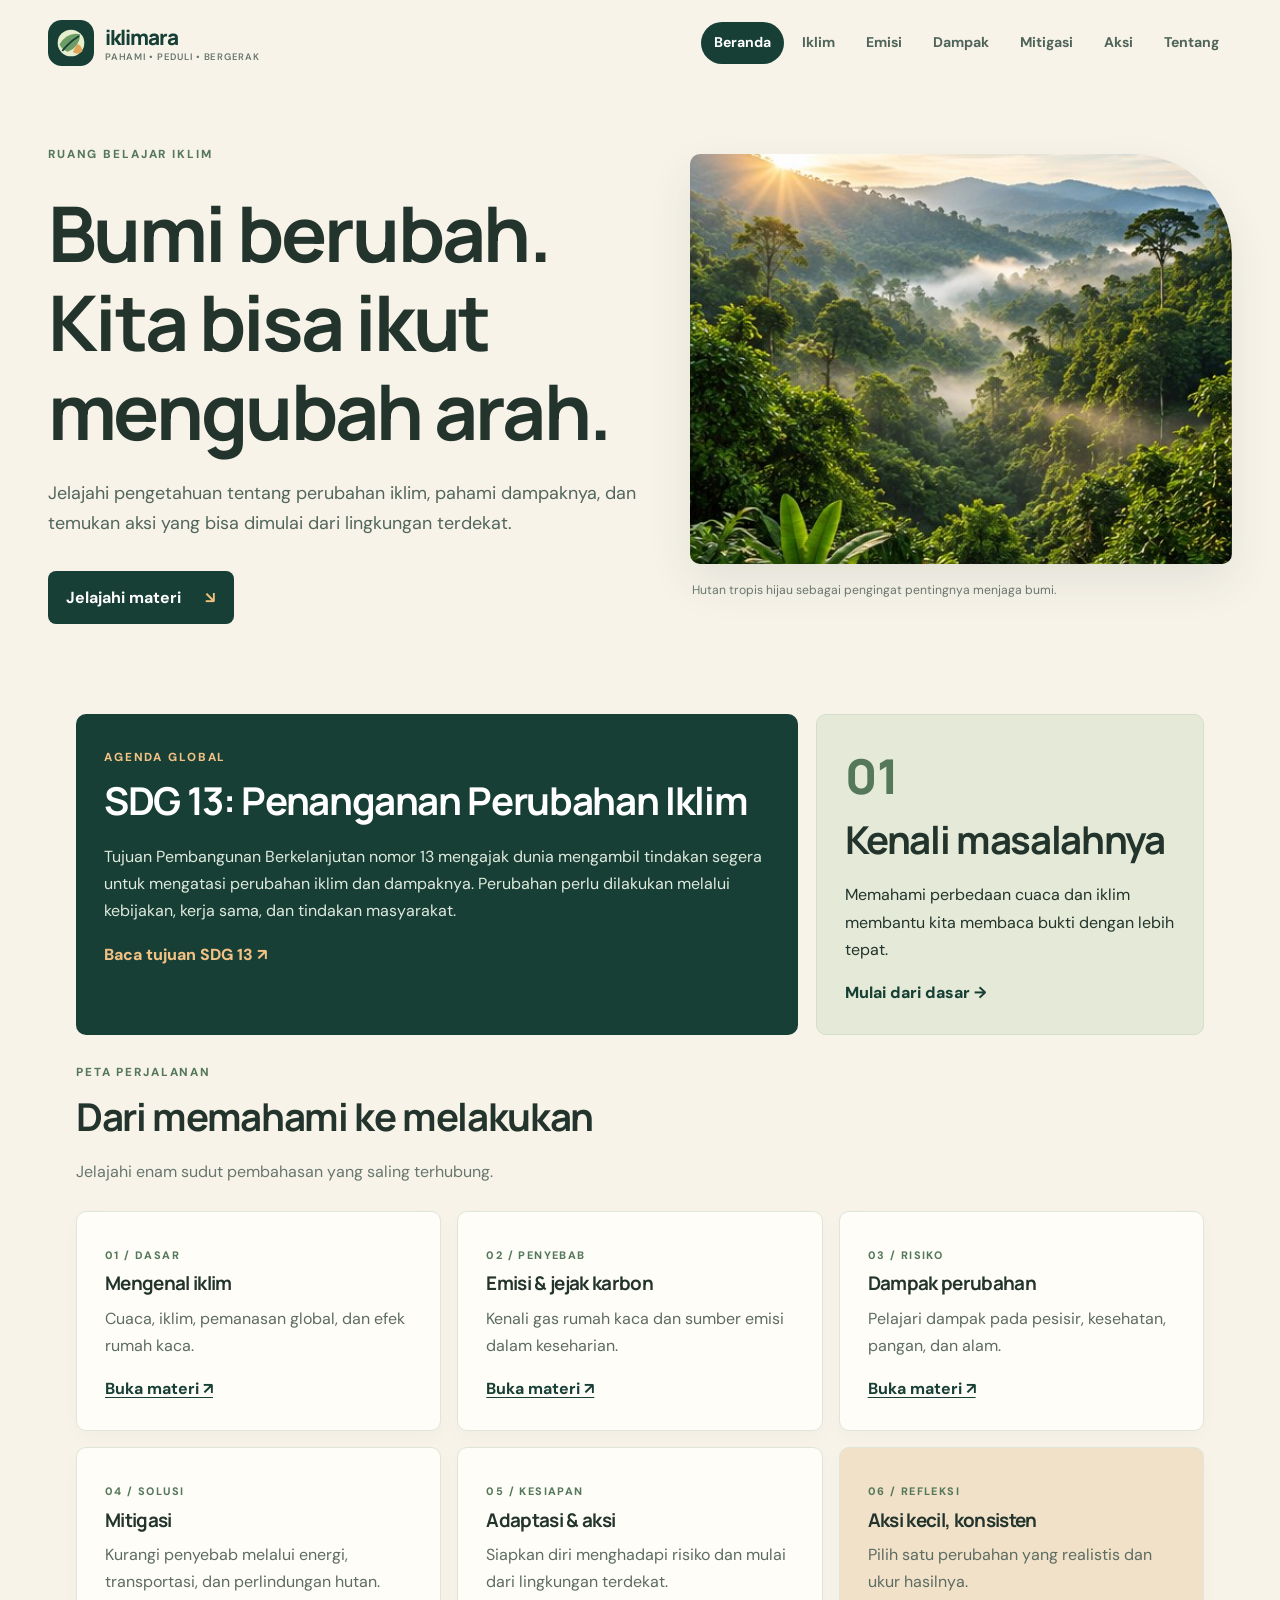
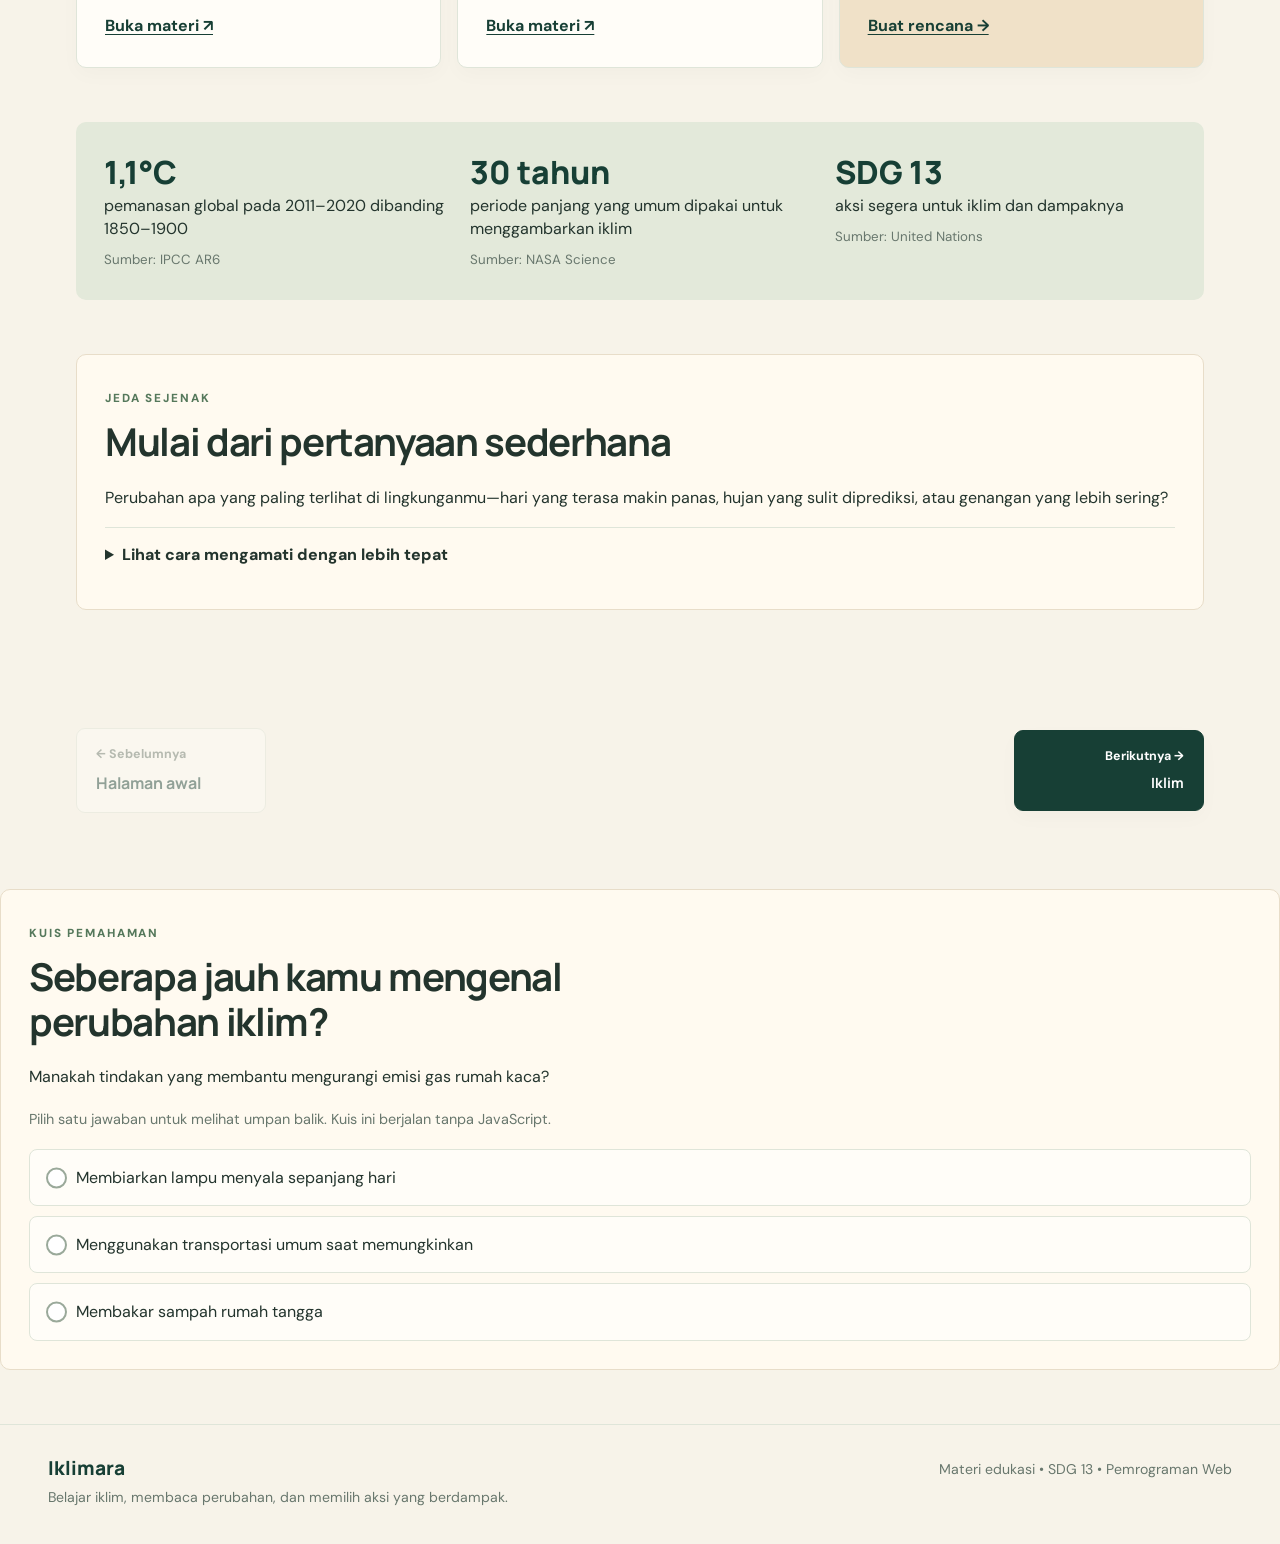
<file: index.html>
<!DOCTYPE html>
<html lang="id">
 <head>
  <meta charset="utf-8"/>
  <meta content="width=device-width, initial-scale=1" name="viewport"/>
  <meta content="Iklimara, ruang belajar perubahan iklim dan aksi iklim." name="description"/>
  <title>
   Bumi berubah. Kita bisa ikut mengubah arah. &mdash; Iklimara
  </title>
  <link href="css/style.css" rel="stylesheet"/>
 </head>
 <body>
  <header class="topbar">
   <a class="brand" href="index.html">
    <img alt="Logo Iklimara" src="images/logo.svg"/>
    <span>
     iklimara
     <small>
      pahami &bull; peduli &bull; bergerak
     </small>
    </span>
   </a>
   <nav aria-label="Navigasi utama">
    <a class="active" href="index.html">
     Beranda
    </a>
    <a class="" href="iklim.html">
     Iklim
    </a>
    <a class="" href="emisi.html">
     Emisi
    </a>
    <a class="" href="dampak.html">
     Dampak
    </a>
    <a class="" href="mitigasi.html">
     Mitigasi
    </a>
    <a class="" href="aksi.html">
     Aksi
    </a>
    <a class="" href="tentang.html">
     Tentang
    </a>
   </nav>
  </header>
  <main>
   <section class="hero">
    <div class="hero-copy">
     <p class="eyebrow">
      RUANG BELAJAR IKLIM
     </p>
     <h1>
      Bumi berubah. Kita bisa ikut mengubah arah.
     </h1>
     <p class="lead">
      Jelajahi pengetahuan tentang perubahan iklim, pahami dampaknya, dan temukan aksi yang bisa dimulai dari lingkungan terdekat.
     </p>
     <a class="button" href="#mulai">
      Jelajahi materi
      <span>
       &searrow;
      </span>
     </a>
    </div>
    <figure class="hero-image">
     <img alt="Hutan tropis hijau sebagai pengingat pentingnya menjaga bumi." src="images/forest.jpg"/>
     <figcaption>
      Hutan tropis hijau sebagai pengingat pentingnya menjaga bumi.
     </figcaption>
    </figure>
   </section>
   <div class="content" id="mulai">
    <section class="intro-grid">
     <article class="feature-card dark">
      <p class="eyebrow">
       AGENDA GLOBAL
      </p>
      <h2>
       SDG 13: Penanganan Perubahan Iklim
      </h2>
      <p>
       Tujuan Pembangunan Berkelanjutan nomor 13 mengajak dunia mengambil tindakan segera untuk mengatasi perubahan iklim dan dampaknya. Perubahan perlu dilakukan melalui kebijakan, kerja sama, dan tindakan masyarakat.
      </p>
      <a class="text-link" href="https://sdgs.un.org/goals/goal13" rel="noopener" target="_blank">
       Baca tujuan SDG 13 &nearrow;
      </a>
     </article>
     <article class="quote-card">
      <span class="big-number">
       01
      </span>
      <h2>
       Kenali masalahnya
      </h2>
      <p>
       Memahami perbedaan cuaca dan iklim membantu kita membaca bukti dengan lebih tepat.
      </p>
      <a class="text-link" href="iklim.html">
       Mulai dari dasar &rarr;
      </a>
     </article>
    </section>
    <section class="section">
     <div class="section-heading">
      <p class="eyebrow">
       PETA PERJALANAN
      </p>
      <h2>
       Dari memahami ke melakukan
      </h2>
      <p>
       Jelajahi enam sudut pembahasan yang saling terhubung.
      </p>
     </div>
     <div class="cards three">
      <article class="mini-card">
       <span>
        01 / DASAR
       </span>
       <h3>
        Mengenal iklim
       </h3>
       <p>
        Cuaca, iklim, pemanasan global, dan efek rumah kaca.
       </p>
       <a href="iklim.html">
        Buka materi &nearrow;
       </a>
      </article>
      <article class="mini-card">
       <span>
        02 / PENYEBAB
       </span>
       <h3>
        Emisi &amp; jejak karbon
       </h3>
       <p>
        Kenali gas rumah kaca dan sumber emisi dalam keseharian.
       </p>
       <a href="emisi.html">
        Buka materi &nearrow;
       </a>
      </article>
      <article class="mini-card">
       <span>
        03 / RISIKO
       </span>
       <h3>
        Dampak perubahan
       </h3>
       <p>
        Pelajari dampak pada pesisir, kesehatan, pangan, dan alam.
       </p>
       <a href="dampak.html">
        Buka materi &nearrow;
       </a>
      </article>
      <article class="mini-card">
       <span>
        04 / SOLUSI
       </span>
       <h3>
        Mitigasi
       </h3>
       <p>
        Kurangi penyebab melalui energi, transportasi, dan perlindungan hutan.
       </p>
       <a href="mitigasi.html">
        Buka materi &nearrow;
       </a>
      </article>
      <article class="mini-card">
       <span>
        05 / KESIAPAN
       </span>
       <h3>
        Adaptasi &amp; aksi
       </h3>
       <p>
        Siapkan diri menghadapi risiko dan mulai dari lingkungan terdekat.
       </p>
       <a href="aksi.html">
        Buka materi &nearrow;
       </a>
      </article>
      <article class="mini-card accent">
       <span>
        06 / REFLEKSI
       </span>
       <h3>
        Aksi kecil, konsisten
       </h3>
       <p>
        Pilih satu perubahan yang realistis dan ukur hasilnya.
       </p>
       <a href="aksi.html#tujuh-hari">
        Buat rencana &rarr;
       </a>
      </article>
     </div>
    </section>
    <section class="section stats">
     <div>
      <strong>
       1,1&deg;C
      </strong>
      <span>
       pemanasan global pada 2011&ndash;2020 dibanding 1850&ndash;1900
      </span>
      <small>
       Sumber: IPCC AR6
      </small>
     </div>
     <div>
      <strong>
       30 tahun
      </strong>
      <span>
       periode panjang yang umum dipakai untuk menggambarkan iklim
      </span>
      <small>
       Sumber: NASA Science
      </small>
     </div>
     <div>
      <strong>
       SDG 13
      </strong>
      <span>
       aksi segera untuk iklim dan dampaknya
      </span>
      <small>
       Sumber: United Nations
      </small>
     </div>
    </section>
    <section class="section reflection">
     <p class="eyebrow">
      JEDA SEJENAK
     </p>
     <h2>
      Mulai dari pertanyaan sederhana
     </h2>
     <p>
      Perubahan apa yang paling terlihat di lingkunganmu&mdash;hari yang terasa makin panas, hujan yang sulit diprediksi, atau genangan yang lebih sering?
     </p>
     <details>
      <summary>
       Lihat cara mengamati dengan lebih tepat
      </summary>
      <p>
       Catat kejadian, waktu, dan lokasi secara konsisten. Satu kejadian cuaca belum membuktikan perubahan iklim; pola jangka panjang dan data pengamatan diperlukan untuk menilainya.
      </p>
     </details>
    </section>
   </div>
   <nav aria-label="Navigasi halaman" class="page-navigation">
    <span aria-disabled="true" class="page-nav-link previous disabled">
     <span>
      &larr; Sebelumnya
     </span>
     <strong>
      Halaman awal
     </strong>
    </span>
    <a class="page-nav-link next" href="iklim.html">
     <span>
      Berikutnya &rarr;
     </span>
     <strong>
      Iklim
     </strong>
    </a>
   </nav>
  </main>
  <section class="section reflection quiz-section">
   <p class="eyebrow">
    KUIS PEMAHAMAN
   </p>
   <h2>
    Seberapa jauh kamu mengenal perubahan iklim?
   </h2>
   <p>
    Manakah tindakan yang membantu mengurangi emisi gas rumah kaca?
   </p>
   <p class="quiz-hint">
    Pilih satu jawaban untuk melihat umpan balik. Kuis ini berjalan tanpa JavaScript.
   </p>
   <div class="quiz-options">
    <div class="quiz-option">
     <input id="index-a" name="quiz-index" type="radio"/>
     <label for="index-a">
      Membiarkan lampu menyala sepanjang hari
     </label>
     <p class="quiz-feedback incorrect">
      Belum tepat. Coba pikirkan kembali materi di halaman ini.
     </p>
    </div>
    <div class="quiz-option">
     <input id="index-b" name="quiz-index" type="radio"/>
     <label for="index-b">
      Menggunakan transportasi umum saat memungkinkan
     </label>
     <p class="quiz-feedback correct">
      Benar! Jawabanmu tepat.
     </p>
    </div>
    <div class="quiz-option">
     <input id="index-c" name="quiz-index" type="radio"/>
     <label for="index-c">
      Membakar sampah rumah tangga
     </label>
     <p class="quiz-feedback incorrect">
      Belum tepat. Coba pikirkan kembali materi di halaman ini.
     </p>
    </div>
   </div>
  </section>
  <footer>
   <div>
    <b>
     Iklimara
    </b>
    <p>
     Belajar iklim, membaca perubahan, dan memilih aksi yang berdampak.
    </p>
   </div>
   <p>
    Materi edukasi &bull; SDG 13 &bull; Pemrograman Web
   </p>
  </footer>
 </body>
</html>
</file>
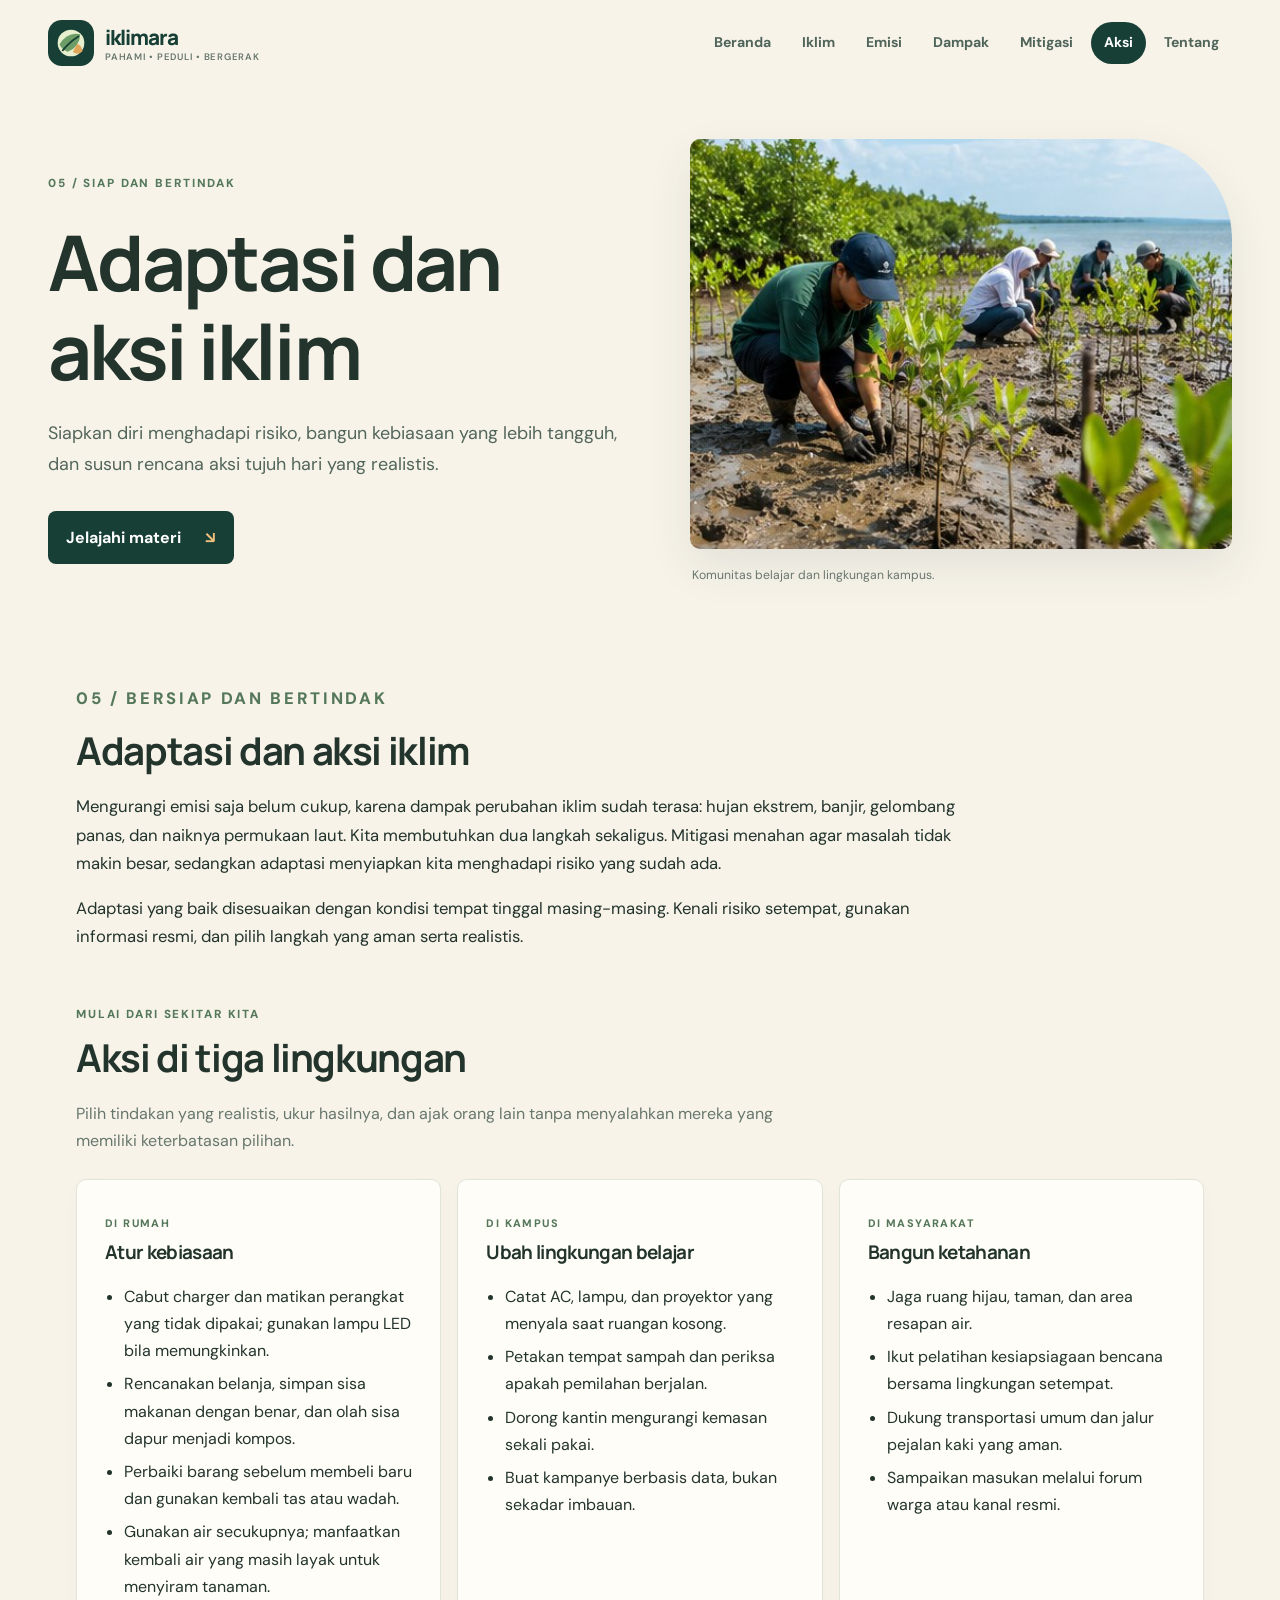
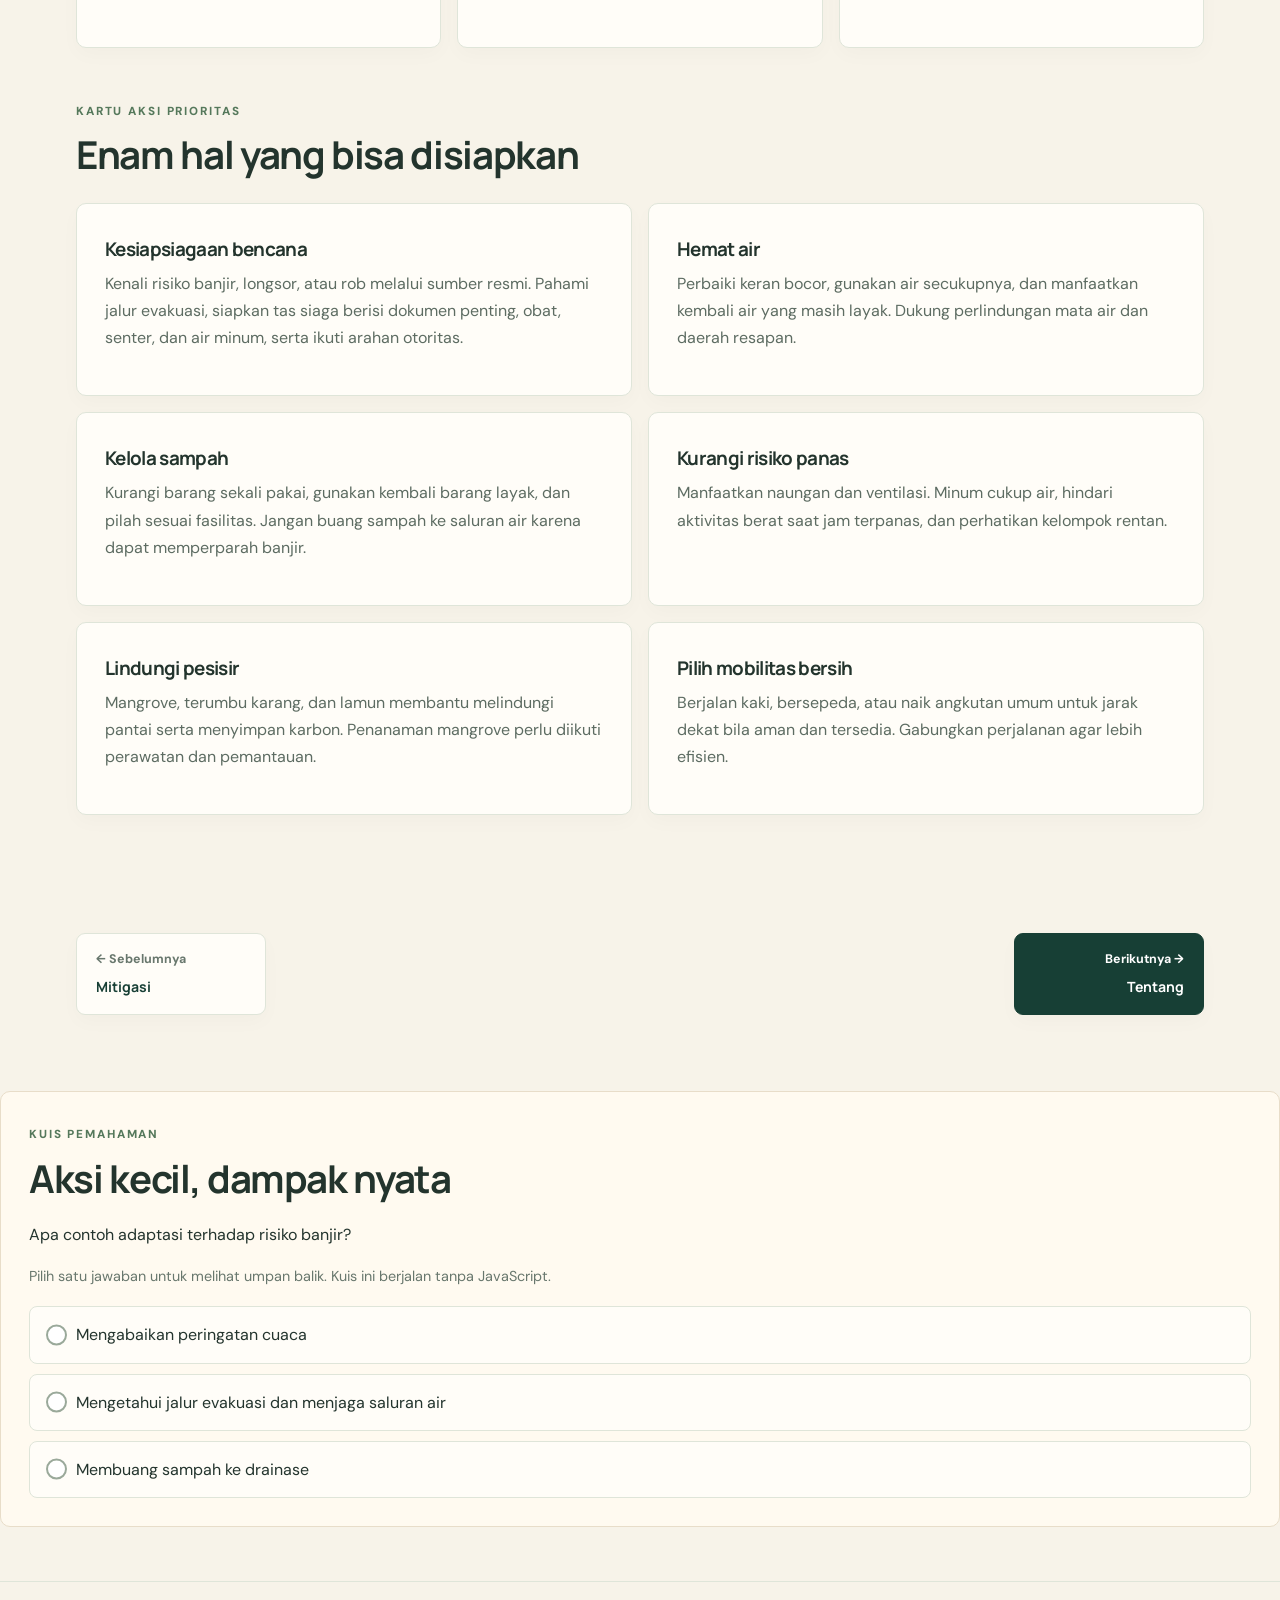
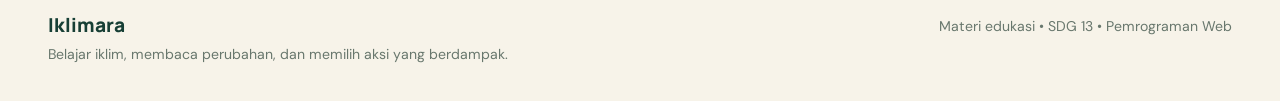
<file: aksi.html>
<!DOCTYPE html>
<html lang="id">
 <head>
  <meta charset="utf-8"/>
  <meta content="width=device-width, initial-scale=1" name="viewport"/>
  <meta content="Iklimara, ruang belajar perubahan iklim dan aksi iklim." name="description"/>
  <title>
   Adaptasi dan aksi iklim &mdash; Iklimara
  </title>
  <link href="css/style.css" rel="stylesheet"/>
 </head>
 <body>
  <header class="topbar">
   <a class="brand" href="index.html">
    <img alt="Logo Iklimara" src="images/logo.svg"/>
    <span>
     iklimara
     <small>
      pahami &bull; peduli &bull; bergerak
     </small>
    </span>
   </a>
   <nav aria-label="Navigasi utama">
    <a class="" href="index.html">
     Beranda
    </a>
    <a class="" href="iklim.html">
     Iklim
    </a>
    <a class="" href="emisi.html">
     Emisi
    </a>
    <a class="" href="dampak.html">
     Dampak
    </a>
    <a class="" href="mitigasi.html">
     Mitigasi
    </a>
    <a class="active" href="aksi.html">
     Aksi
    </a>
    <a class="" href="tentang.html">
     Tentang
    </a>
   </nav>
  </header>
  <main>
   <section class="hero">
    <div class="hero-copy">
     <p class="eyebrow">
      05 / SIAP DAN BERTINDAK
     </p>
     <h1>
      Adaptasi dan aksi iklim
     </h1>
     <p class="lead">
      Siapkan diri menghadapi risiko, bangun kebiasaan yang lebih tangguh, dan susun rencana aksi tujuh hari yang realistis.
     </p>
     <a class="button" href="#mulai">
      Jelajahi materi
      <span>
       &searrow;
      </span>
     </a>
    </div>
    <figure class="hero-image">
     <img alt="Komunitas belajar dan lingkungan kampus." src="images/campus.jpg"/>
     <figcaption>
      Komunitas belajar dan lingkungan kampus.
     </figcaption>
    </figure>
   </section>
   <div class="content" id="mulai">
    <section class="section prose">
     <p class="eyebrow">
      05 / BERSIAP DAN BERTINDAK
     </p>
     <h2>
      Adaptasi dan aksi iklim
     </h2>
     <p>
      Mengurangi emisi saja belum cukup, karena dampak perubahan iklim sudah terasa: hujan ekstrem, banjir, gelombang panas, dan naiknya permukaan laut. Kita membutuhkan dua langkah sekaligus. Mitigasi menahan agar masalah tidak makin besar, sedangkan adaptasi menyiapkan kita menghadapi risiko yang sudah ada.
     </p>
     <p>
      Adaptasi yang baik disesuaikan dengan kondisi tempat tinggal masing-masing. Kenali risiko setempat, gunakan informasi resmi, dan pilih langkah yang aman serta realistis.
     </p>
    </section>
    <section class="section">
     <div class="section-heading">
      <p class="eyebrow">
       MULAI DARI SEKITAR KITA
      </p>
      <h2>
       Aksi di tiga lingkungan
      </h2>
      <p>
       Pilih tindakan yang realistis, ukur hasilnya, dan ajak orang lain tanpa menyalahkan mereka yang memiliki keterbatasan pilihan.
      </p>
     </div>
     <div class="cards three">
      <article class="mini-card">
       <span>
        DI RUMAH
       </span>
       <h3>
        Atur kebiasaan
       </h3>
       <ul>
        <li>
         Cabut charger dan matikan perangkat yang tidak dipakai; gunakan lampu LED bila memungkinkan.
        </li>
        <li>
         Rencanakan belanja, simpan sisa makanan dengan benar, dan olah sisa dapur menjadi kompos.
        </li>
        <li>
         Perbaiki barang sebelum membeli baru dan gunakan kembali tas atau wadah.
        </li>
        <li>
         Gunakan air secukupnya; manfaatkan kembali air yang masih layak untuk menyiram tanaman.
        </li>
       </ul>
      </article>
      <article class="mini-card">
       <span>
        DI KAMPUS
       </span>
       <h3>
        Ubah lingkungan belajar
       </h3>
       <ul>
        <li>
         Catat AC, lampu, dan proyektor yang menyala saat ruangan kosong.
        </li>
        <li>
         Petakan tempat sampah dan periksa apakah pemilahan berjalan.
        </li>
        <li>
         Dorong kantin mengurangi kemasan sekali pakai.
        </li>
        <li>
         Buat kampanye berbasis data, bukan sekadar imbauan.
        </li>
       </ul>
      </article>
      <article class="mini-card">
       <span>
        DI MASYARAKAT
       </span>
       <h3>
        Bangun ketahanan
       </h3>
       <ul>
        <li>
         Jaga ruang hijau, taman, dan area resapan air.
        </li>
        <li>
         Ikut pelatihan kesiapsiagaan bencana bersama lingkungan setempat.
        </li>
        <li>
         Dukung transportasi umum dan jalur pejalan kaki yang aman.
        </li>
        <li>
         Sampaikan masukan melalui forum warga atau kanal resmi.
        </li>
       </ul>
      </article>
     </div>
    </section>
    <section class="section">
     <div class="section-heading">
      <p class="eyebrow">
       KARTU AKSI PRIORITAS
      </p>
      <h2>
       Enam hal yang bisa disiapkan
      </h2>
     </div>
     <div class="cards two">
      <article class="mini-card">
       <h3>
        Kesiapsiagaan bencana
       </h3>
       <p>
        Kenali risiko banjir, longsor, atau rob melalui sumber resmi. Pahami jalur evakuasi, siapkan tas siaga berisi dokumen penting, obat, senter, dan air minum, serta ikuti arahan otoritas.
       </p>
      </article>
      <article class="mini-card">
       <h3>
        Hemat air
       </h3>
       <p>
        Perbaiki keran bocor, gunakan air secukupnya, dan manfaatkan kembali air yang masih layak. Dukung perlindungan mata air dan daerah resapan.
       </p>
      </article>
      <article class="mini-card">
       <h3>
        Kelola sampah
       </h3>
       <p>
        Kurangi barang sekali pakai, gunakan kembali barang layak, dan pilah sesuai fasilitas. Jangan buang sampah ke saluran air karena dapat memperparah banjir.
       </p>
      </article>
      <article class="mini-card">
       <h3>
        Kurangi risiko panas
       </h3>
       <p>
        Manfaatkan naungan dan ventilasi. Minum cukup air, hindari aktivitas berat saat jam terpanas, dan perhatikan kelompok rentan.
       </p>
      </article>
      <article class="mini-card">
       <h3>
        Lindungi pesisir
       </h3>
       <p>
        Mangrove, terumbu karang, dan lamun membantu melindungi pantai serta menyimpan karbon. Penanaman mangrove perlu diikuti perawatan dan pemantauan.
       </p>
      </article>
      <article class="mini-card">
       <h3>
        Pilih mobilitas bersih
       </h3>
       <p>
        Berjalan kaki, bersepeda, atau naik angkutan umum untuk jarak dekat bila aman dan tersedia. Gabungkan perjalanan agar lebih efisien.
       </p>
      </article>
     </div>
    </section>
   </div>
   <nav aria-label="Navigasi halaman" class="page-navigation">
    <a class="page-nav-link previous" href="mitigasi.html">
     <span>
      &larr; Sebelumnya
     </span>
     <strong>
      Mitigasi
     </strong>
    </a>
    <a class="page-nav-link next" href="tentang.html">
     <span>
      Berikutnya &rarr;
     </span>
     <strong>
      Tentang
     </strong>
    </a>
   </nav>
  </main>
  <section class="section reflection quiz-section">
   <p class="eyebrow">
    KUIS PEMAHAMAN
   </p>
   <h2>
    Aksi kecil, dampak nyata
   </h2>
   <p>
    Apa contoh adaptasi terhadap risiko banjir?
   </p>
   <p class="quiz-hint">
    Pilih satu jawaban untuk melihat umpan balik. Kuis ini berjalan tanpa JavaScript.
   </p>
   <div class="quiz-options">
    <div class="quiz-option">
     <input id="aksi-a" name="quiz-aksi" type="radio"/>
     <label for="aksi-a">
      Mengabaikan peringatan cuaca
     </label>
     <p class="quiz-feedback incorrect">
      Belum tepat. Coba pikirkan kembali materi di halaman ini.
     </p>
    </div>
    <div class="quiz-option">
     <input id="aksi-b" name="quiz-aksi" type="radio"/>
     <label for="aksi-b">
      Mengetahui jalur evakuasi dan menjaga saluran air
     </label>
     <p class="quiz-feedback correct">
      Benar! Jawabanmu tepat.
     </p>
    </div>
    <div class="quiz-option">
     <input id="aksi-c" name="quiz-aksi" type="radio"/>
     <label for="aksi-c">
      Membuang sampah ke drainase
     </label>
     <p class="quiz-feedback incorrect">
      Belum tepat. Coba pikirkan kembali materi di halaman ini.
     </p>
    </div>
   </div>
  </section>
  <footer>
   <div>
    <b>
     Iklimara
    </b>
    <p>
     Belajar iklim, membaca perubahan, dan memilih aksi yang berdampak.
    </p>
   </div>
   <p>
    Materi edukasi &bull; SDG 13 &bull; Pemrograman Web
   </p>
  </footer>
 </body>
</html>
</file>
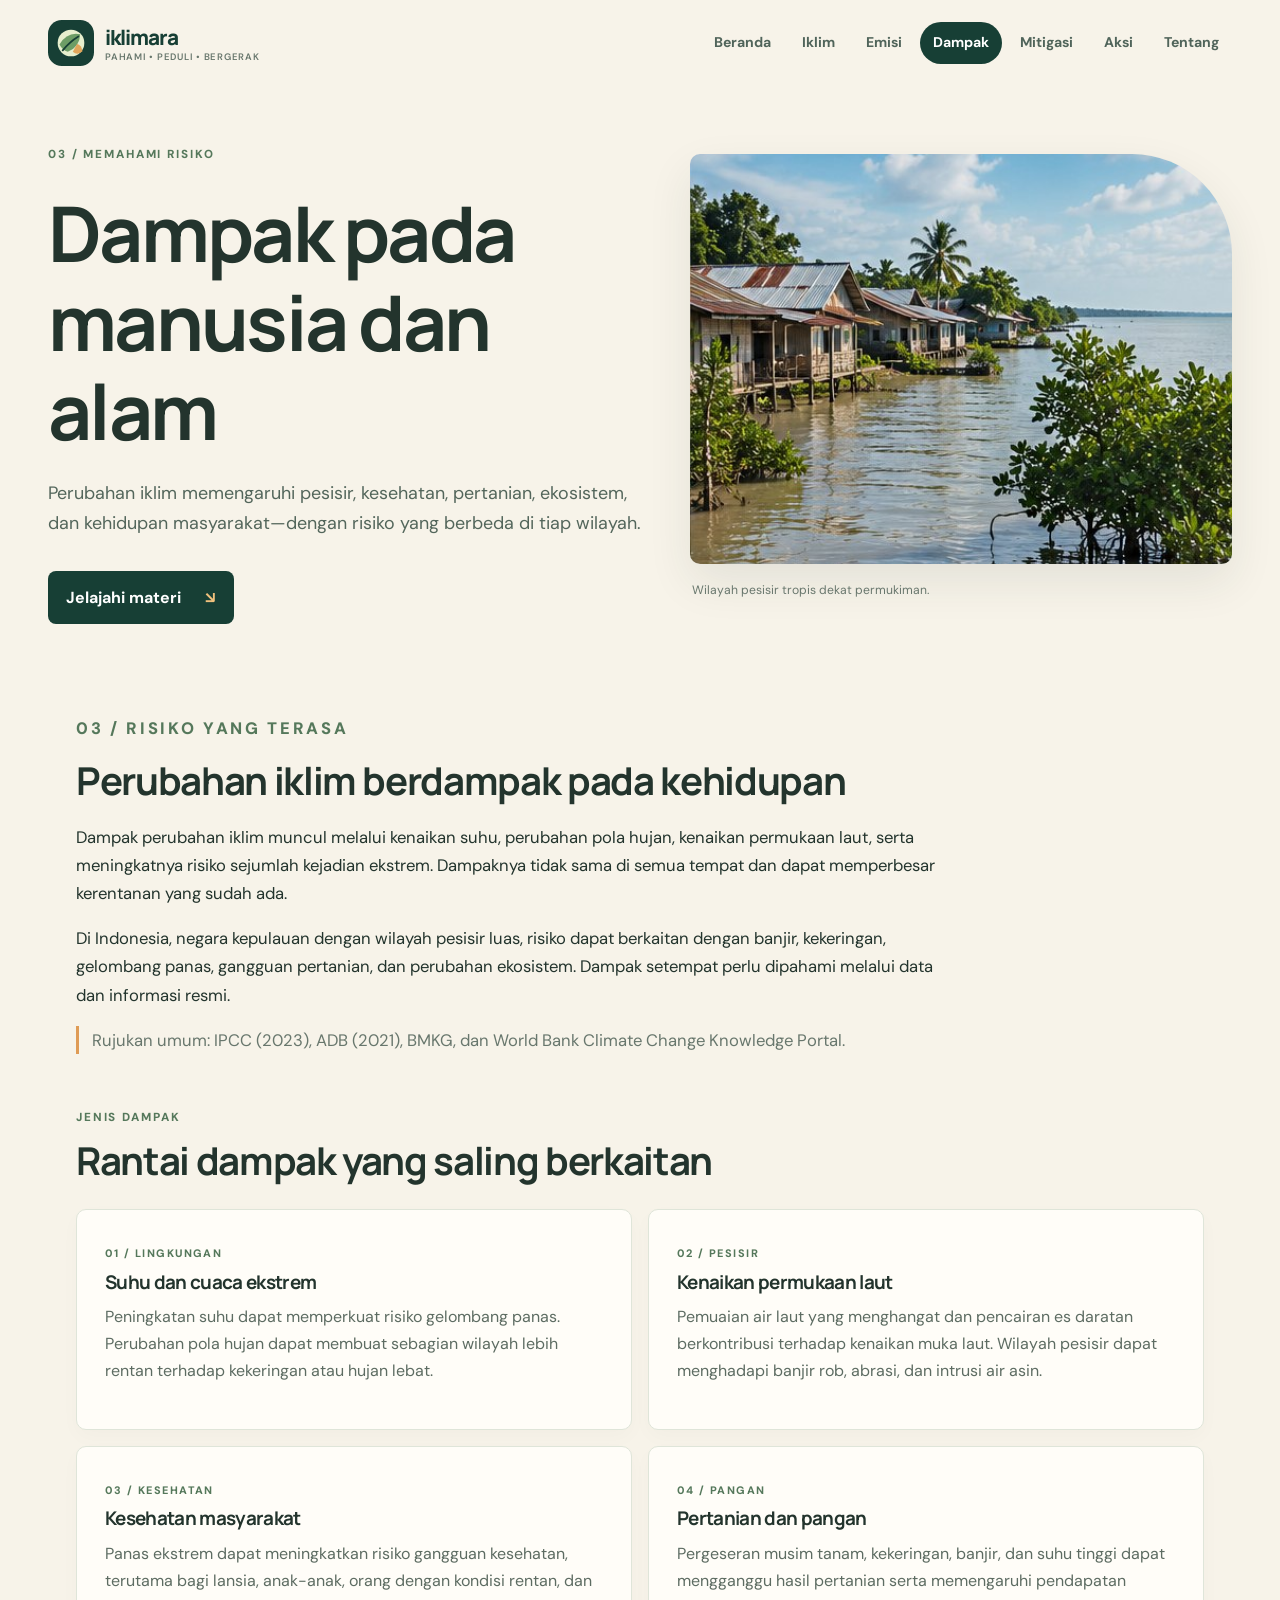
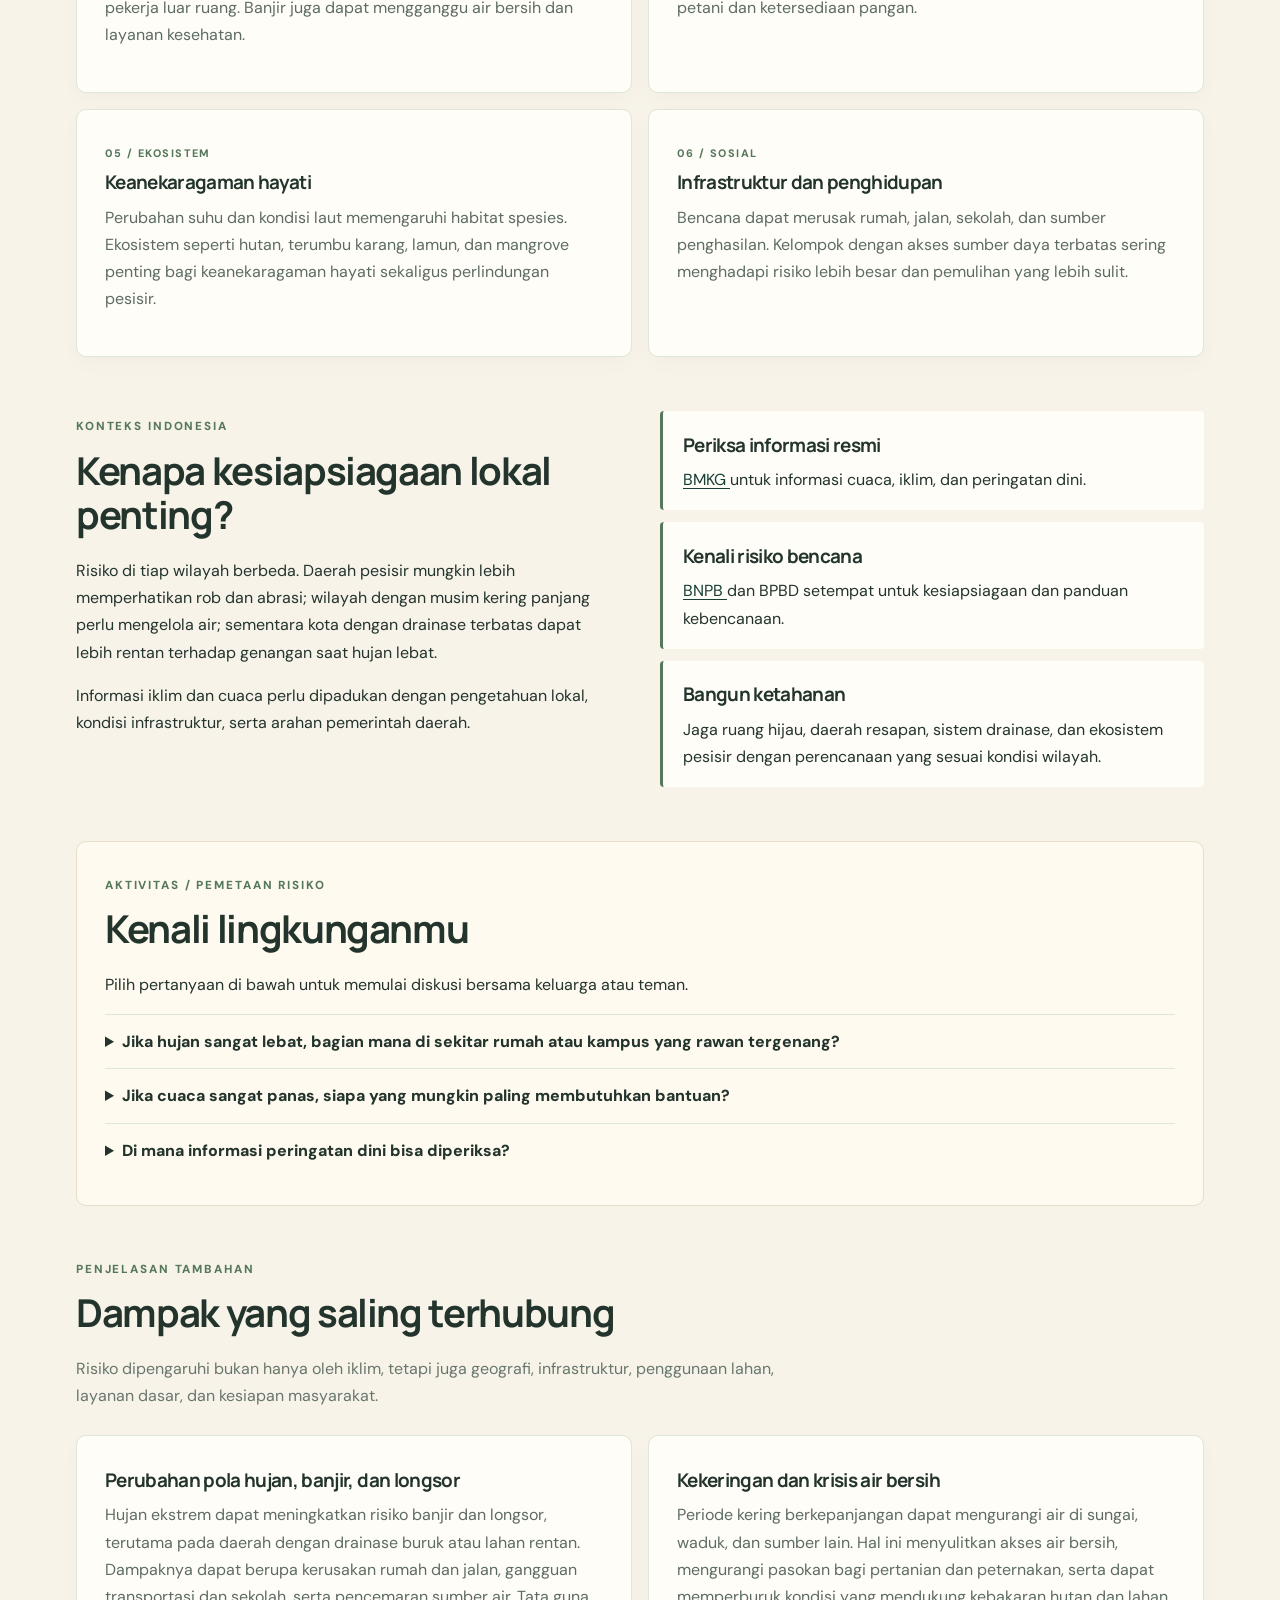
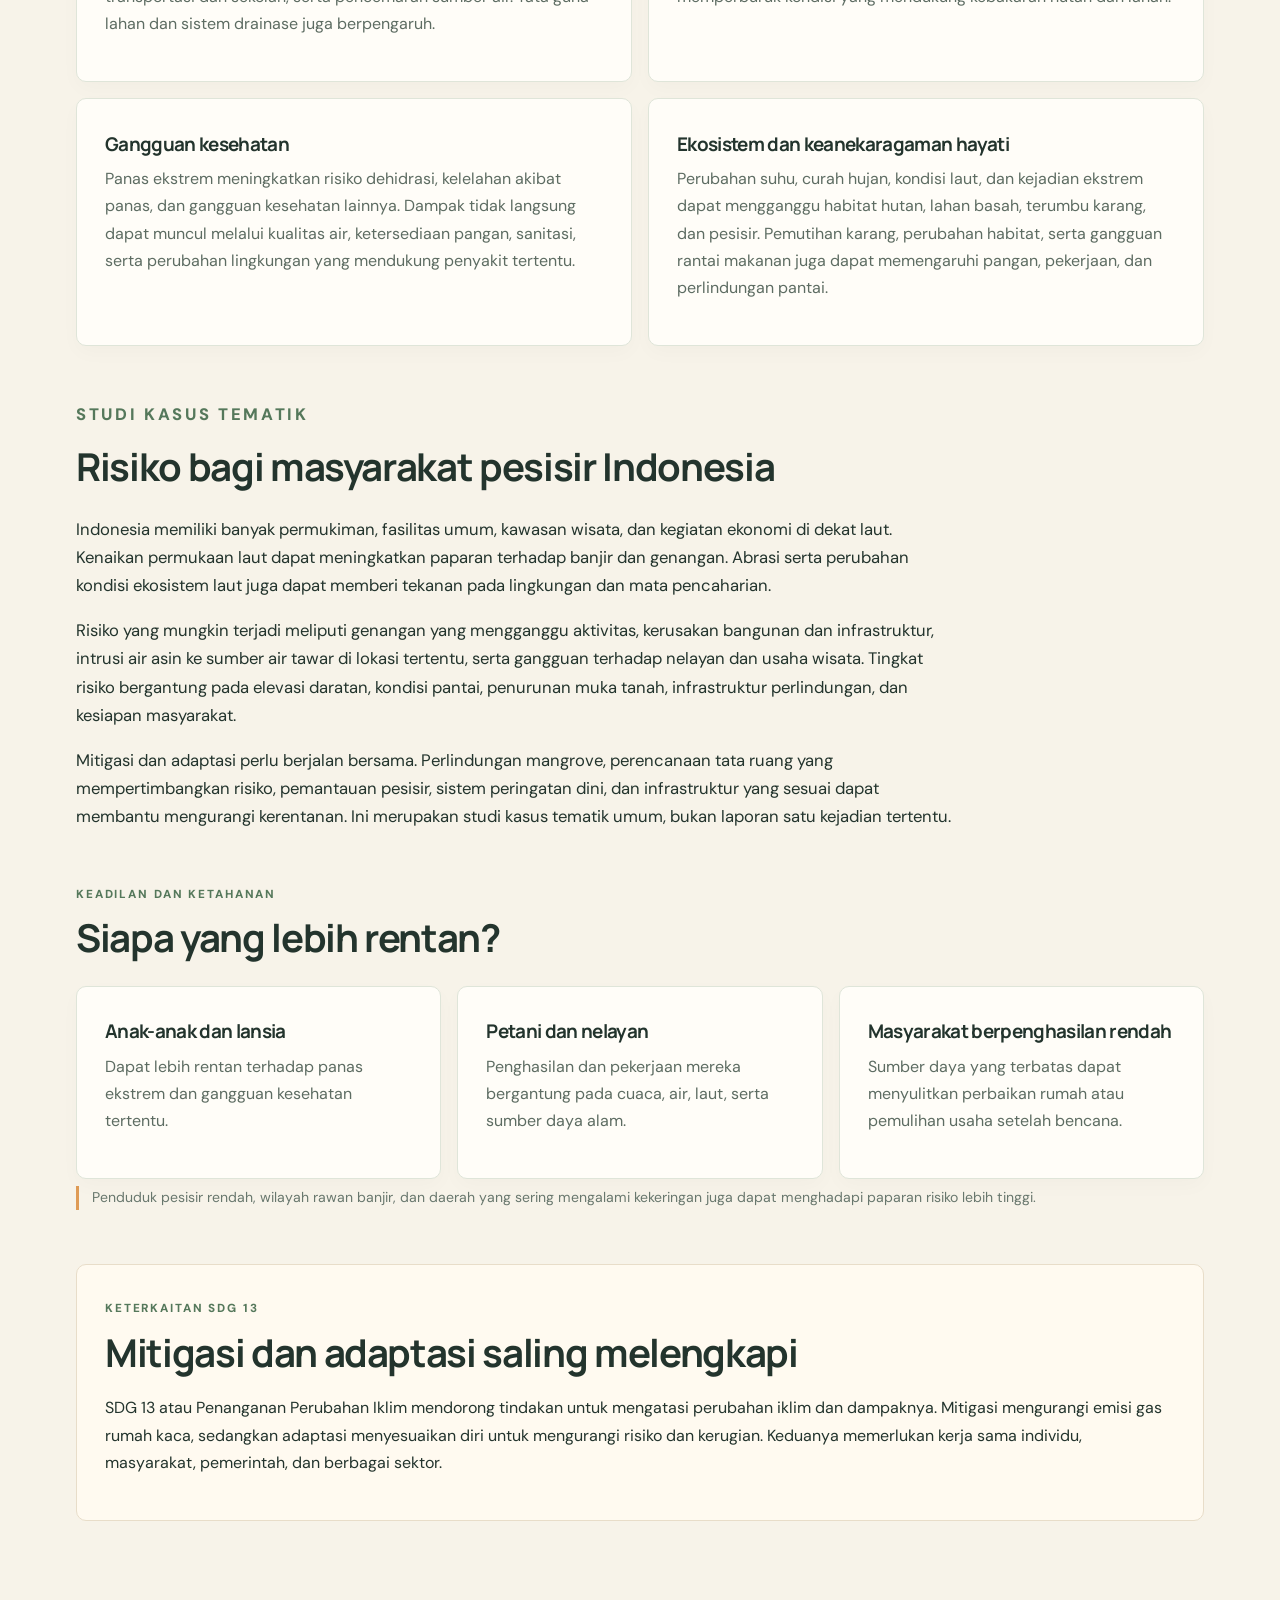
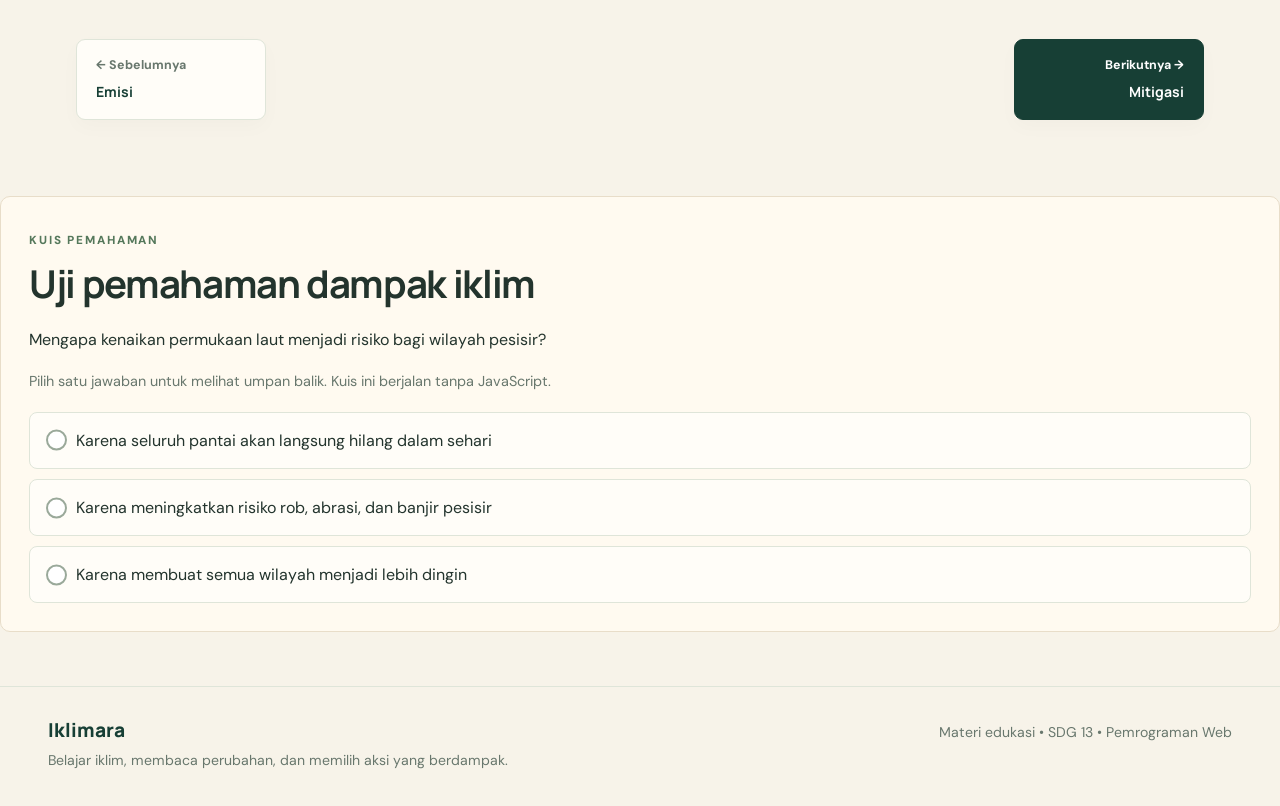
<file: dampak.html>
<!DOCTYPE html>
<html lang="id">
 <head>
  <meta charset="utf-8"/>
  <meta content="width=device-width, initial-scale=1" name="viewport"/>
  <meta content="Iklimara, ruang belajar perubahan iklim dan aksi iklim." name="description"/>
  <title>
   Dampak pada manusia dan alam &mdash; Iklimara
  </title>
  <link href="css/style.css" rel="stylesheet"/>
 </head>
 <body>
  <header class="topbar">
   <a class="brand" href="index.html">
    <img alt="Logo Iklimara" src="images/logo.svg"/>
    <span>
     iklimara
     <small>
      pahami &bull; peduli &bull; bergerak
     </small>
    </span>
   </a>
   <nav aria-label="Navigasi utama">
    <a class="" href="index.html">
     Beranda
    </a>
    <a class="" href="iklim.html">
     Iklim
    </a>
    <a class="" href="emisi.html">
     Emisi
    </a>
    <a class="active" href="dampak.html">
     Dampak
    </a>
    <a class="" href="mitigasi.html">
     Mitigasi
    </a>
    <a class="" href="aksi.html">
     Aksi
    </a>
    <a class="" href="tentang.html">
     Tentang
    </a>
   </nav>
  </header>
  <main>
   <section class="hero">
    <div class="hero-copy">
     <p class="eyebrow">
      03 / MEMAHAMI RISIKO
     </p>
     <h1>
      Dampak pada manusia dan alam
     </h1>
     <p class="lead">
      Perubahan iklim memengaruhi pesisir, kesehatan, pertanian, ekosistem, dan kehidupan masyarakat&mdash;dengan risiko yang berbeda di tiap wilayah.
     </p>
     <a class="button" href="#mulai">
      Jelajahi materi
      <span>
       &searrow;
      </span>
     </a>
    </div>
    <figure class="hero-image">
     <img alt="Wilayah pesisir tropis dekat permukiman." src="images/coast.jpg"/>
     <figcaption>
      Wilayah pesisir tropis dekat permukiman.
     </figcaption>
    </figure>
   </section>
   <div class="content" id="mulai">
    <section class="section prose">
     <p class="eyebrow">
      03 / RISIKO YANG TERASA
     </p>
     <h2>
      Perubahan iklim berdampak pada kehidupan
     </h2>
     <p>
      Dampak perubahan iklim muncul melalui kenaikan suhu, perubahan pola hujan, kenaikan permukaan laut, serta meningkatnya risiko sejumlah kejadian ekstrem. Dampaknya tidak sama di semua tempat dan dapat memperbesar kerentanan yang sudah ada.
     </p>
     <p>
      Di Indonesia, negara kepulauan dengan wilayah pesisir luas, risiko dapat berkaitan dengan banjir, kekeringan, gelombang panas, gangguan pertanian, dan perubahan ekosistem. Dampak setempat perlu dipahami melalui data dan informasi resmi.
     </p>
     <p class="source">
      Rujukan umum: IPCC (2023), ADB (2021), BMKG, dan World Bank Climate Change Knowledge Portal.
     </p>
    </section>
    <section class="section">
     <div class="section-heading">
      <p class="eyebrow">
       JENIS DAMPAK
      </p>
      <h2>
       Rantai dampak yang saling berkaitan
      </h2>
     </div>
     <div class="cards two">
      <article class="mini-card">
       <span>
        01 / LINGKUNGAN
       </span>
       <h3>
        Suhu dan cuaca ekstrem
       </h3>
       <p>
        Peningkatan suhu dapat memperkuat risiko gelombang panas. Perubahan pola hujan dapat membuat sebagian wilayah lebih rentan terhadap kekeringan atau hujan lebat.
       </p>
      </article>
      <article class="mini-card">
       <span>
        02 / PESISIR
       </span>
       <h3>
        Kenaikan permukaan laut
       </h3>
       <p>
        Pemuaian air laut yang menghangat dan pencairan es daratan berkontribusi terhadap kenaikan muka laut. Wilayah pesisir dapat menghadapi banjir rob, abrasi, dan intrusi air asin.
       </p>
      </article>
      <article class="mini-card">
       <span>
        03 / KESEHATAN
       </span>
       <h3>
        Kesehatan masyarakat
       </h3>
       <p>
        Panas ekstrem dapat meningkatkan risiko gangguan kesehatan, terutama bagi lansia, anak-anak, orang dengan kondisi rentan, dan pekerja luar ruang. Banjir juga dapat mengganggu air bersih dan layanan kesehatan.
       </p>
      </article>
      <article class="mini-card">
       <span>
        04 / PANGAN
       </span>
       <h3>
        Pertanian dan pangan
       </h3>
       <p>
        Pergeseran musim tanam, kekeringan, banjir, dan suhu tinggi dapat mengganggu hasil pertanian serta memengaruhi pendapatan petani dan ketersediaan pangan.
       </p>
      </article>
      <article class="mini-card">
       <span>
        05 / EKOSISTEM
       </span>
       <h3>
        Keanekaragaman hayati
       </h3>
       <p>
        Perubahan suhu dan kondisi laut memengaruhi habitat spesies. Ekosistem seperti hutan, terumbu karang, lamun, dan mangrove penting bagi keanekaragaman hayati sekaligus perlindungan pesisir.
       </p>
      </article>
      <article class="mini-card">
       <span>
        06 / SOSIAL
       </span>
       <h3>
        Infrastruktur dan penghidupan
       </h3>
       <p>
        Bencana dapat merusak rumah, jalan, sekolah, dan sumber penghasilan. Kelompok dengan akses sumber daya terbatas sering menghadapi risiko lebih besar dan pemulihan yang lebih sulit.
       </p>
      </article>
     </div>
    </section>
    <section class="section split">
     <div>
      <p class="eyebrow">
       KONTEKS INDONESIA
      </p>
      <h2>
       Kenapa kesiapsiagaan lokal penting?
      </h2>
      <p>
       Risiko di tiap wilayah berbeda. Daerah pesisir mungkin lebih memperhatikan rob dan abrasi; wilayah dengan musim kering panjang perlu mengelola air; sementara kota dengan drainase terbatas dapat lebih rentan terhadap genangan saat hujan lebat.
      </p>
      <p>
       Informasi iklim dan cuaca perlu dipadukan dengan pengetahuan lokal, kondisi infrastruktur, serta arahan pemerintah daerah.
      </p>
     </div>
     <div class="stack">
      <article>
       <h3>
        Periksa informasi resmi
       </h3>
       <p>
        <a href="https://www.bmkg.go.id/" rel="noopener" target="_blank">
         BMKG
        </a>
        untuk informasi cuaca, iklim, dan peringatan dini.
       </p>
      </article>
      <article>
       <h3>
        Kenali risiko bencana
       </h3>
       <p>
        <a href="https://www.bnpb.go.id/" rel="noopener" target="_blank">
         BNPB
        </a>
        dan BPBD setempat untuk kesiapsiagaan dan panduan kebencanaan.
       </p>
      </article>
      <article>
       <h3>
        Bangun ketahanan
       </h3>
       <p>
        Jaga ruang hijau, daerah resapan, sistem drainase, dan ekosistem pesisir dengan perencanaan yang sesuai kondisi wilayah.
       </p>
      </article>
     </div>
    </section>
    <section class="section reflection">
     <p class="eyebrow">
      AKTIVITAS / PEMETAAN RISIKO
     </p>
     <h2>
      Kenali lingkunganmu
     </h2>
     <p>
      Pilih pertanyaan di bawah untuk memulai diskusi bersama keluarga atau teman.
     </p>
     <details>
      <summary>
       Jika hujan sangat lebat, bagian mana di sekitar rumah atau kampus yang rawan tergenang?
      </summary>
      <p>
       Catat lokasi aman dan rawan, jalur alternatif, serta saluran air yang tersumbat. Jangan mendekati arus banjir atau kabel listrik yang terendam.
      </p>
     </details>
     <details>
      <summary>
       Jika cuaca sangat panas, siapa yang mungkin paling membutuhkan bantuan?
      </summary>
      <p>
       Perhatikan anak-anak, lansia, orang dengan kondisi rentan, dan pekerja luar ruang. Cari tempat teduh, minum air, dan ikuti panduan kesehatan resmi.
      </p>
     </details>
     <details>
      <summary>
       Di mana informasi peringatan dini bisa diperiksa?
      </summary>
      <p>
       Gunakan kanal resmi BMKG, BNPB, BPBD, dan pemerintah daerah. Hindari menyebarkan informasi yang belum terverifikasi.
      </p>
     </details>
    </section>
    <section class="section">
     <div class="section-heading">
      <p class="eyebrow">
       PENJELASAN TAMBAHAN
      </p>
      <h2>
       Dampak yang saling terhubung
      </h2>
      <p>
       Risiko dipengaruhi bukan hanya oleh iklim, tetapi juga geografi, infrastruktur, penggunaan lahan, layanan dasar, dan kesiapan masyarakat.
      </p>
     </div>
     <div class="cards two">
      <article class="mini-card">
       <h3>
        Perubahan pola hujan, banjir, dan longsor
       </h3>
       <p>
        Hujan ekstrem dapat meningkatkan risiko banjir dan longsor, terutama pada daerah dengan drainase buruk atau lahan rentan. Dampaknya dapat berupa kerusakan rumah dan jalan, gangguan transportasi dan sekolah, serta pencemaran sumber air. Tata guna lahan dan sistem drainase juga berpengaruh.
       </p>
      </article>
      <article class="mini-card">
       <h3>
        Kekeringan dan krisis air bersih
       </h3>
       <p>
        Periode kering berkepanjangan dapat mengurangi air di sungai, waduk, dan sumber lain. Hal ini menyulitkan akses air bersih, mengurangi pasokan bagi pertanian dan peternakan, serta dapat memperburuk kondisi yang mendukung kebakaran hutan dan lahan.
       </p>
      </article>
      <article class="mini-card">
       <h3>
        Gangguan kesehatan
       </h3>
       <p>
        Panas ekstrem meningkatkan risiko dehidrasi, kelelahan akibat panas, dan gangguan kesehatan lainnya. Dampak tidak langsung dapat muncul melalui kualitas air, ketersediaan pangan, sanitasi, serta perubahan lingkungan yang mendukung penyakit tertentu.
       </p>
      </article>
      <article class="mini-card">
       <h3>
        Ekosistem dan keanekaragaman hayati
       </h3>
       <p>
        Perubahan suhu, curah hujan, kondisi laut, dan kejadian ekstrem dapat mengganggu habitat hutan, lahan basah, terumbu karang, dan pesisir. Pemutihan karang, perubahan habitat, serta gangguan rantai makanan juga dapat memengaruhi pangan, pekerjaan, dan perlindungan pantai.
       </p>
      </article>
     </div>
    </section>
    <section class="section prose">
     <div class="section-heading">
      <p class="eyebrow">
       STUDI KASUS TEMATIK
      </p>
      <h2>
       Risiko bagi masyarakat pesisir Indonesia
      </h2>
     </div>
     <p>
      Indonesia memiliki banyak permukiman, fasilitas umum, kawasan wisata, dan kegiatan ekonomi di dekat laut. Kenaikan permukaan laut dapat meningkatkan paparan terhadap banjir dan genangan. Abrasi serta perubahan kondisi ekosistem laut juga dapat memberi tekanan pada lingkungan dan mata pencaharian.
     </p>
     <p>
      Risiko yang mungkin terjadi meliputi genangan yang mengganggu aktivitas, kerusakan bangunan dan infrastruktur, intrusi air asin ke sumber air tawar di lokasi tertentu, serta gangguan terhadap nelayan dan usaha wisata. Tingkat risiko bergantung pada elevasi daratan, kondisi pantai, penurunan muka tanah, infrastruktur perlindungan, dan kesiapan masyarakat.
     </p>
     <p>
      Mitigasi dan adaptasi perlu berjalan bersama. Perlindungan mangrove, perencanaan tata ruang yang mempertimbangkan risiko, pemantauan pesisir, sistem peringatan dini, dan infrastruktur yang sesuai dapat membantu mengurangi kerentanan. Ini merupakan studi kasus tematik umum, bukan laporan satu kejadian tertentu.
     </p>
    </section>
    <section class="section">
     <div class="section-heading">
      <p class="eyebrow">
       KEADILAN DAN KETAHANAN
      </p>
      <h2>
       Siapa yang lebih rentan?
      </h2>
     </div>
     <div class="cards three">
      <article class="mini-card">
       <h3>
        Anak-anak dan lansia
       </h3>
       <p>
        Dapat lebih rentan terhadap panas ekstrem dan gangguan kesehatan tertentu.
       </p>
      </article>
      <article class="mini-card">
       <h3>
        Petani dan nelayan
       </h3>
       <p>
        Penghasilan dan pekerjaan mereka bergantung pada cuaca, air, laut, serta sumber daya alam.
       </p>
      </article>
      <article class="mini-card">
       <h3>
        Masyarakat berpenghasilan rendah
       </h3>
       <p>
        Sumber daya yang terbatas dapat menyulitkan perbaikan rumah atau pemulihan usaha setelah bencana.
       </p>
      </article>
     </div>
     <p class="source">
      Penduduk pesisir rendah, wilayah rawan banjir, dan daerah yang sering mengalami kekeringan juga dapat menghadapi paparan risiko lebih tinggi.
     </p>
    </section>
    <section class="section reflection">
     <p class="eyebrow">
      KETERKAITAN SDG 13
     </p>
     <h2>
      Mitigasi dan adaptasi saling melengkapi
     </h2>
     <p>
      SDG 13 atau Penanganan Perubahan Iklim mendorong tindakan untuk mengatasi perubahan iklim dan dampaknya. Mitigasi mengurangi emisi gas rumah kaca, sedangkan adaptasi menyesuaikan diri untuk mengurangi risiko dan kerugian. Keduanya memerlukan kerja sama individu, masyarakat, pemerintah, dan berbagai sektor.
     </p>
    </section>
   </div>
   <nav aria-label="Navigasi halaman" class="page-navigation">
    <a class="page-nav-link previous" href="emisi.html">
     <span>
      &larr; Sebelumnya
     </span>
     <strong>
      Emisi
     </strong>
    </a>
    <a class="page-nav-link next" href="mitigasi.html">
     <span>
      Berikutnya &rarr;
     </span>
     <strong>
      Mitigasi
     </strong>
    </a>
   </nav>
  </main>
  <section class="section reflection quiz-section">
   <p class="eyebrow">
    KUIS PEMAHAMAN
   </p>
   <h2>
    Uji pemahaman dampak iklim
   </h2>
   <p>
    Mengapa kenaikan permukaan laut menjadi risiko bagi wilayah pesisir?
   </p>
   <p class="quiz-hint">
    Pilih satu jawaban untuk melihat umpan balik. Kuis ini berjalan tanpa JavaScript.
   </p>
   <div class="quiz-options">
    <div class="quiz-option">
     <input id="dampak-a" name="quiz-dampak" type="radio"/>
     <label for="dampak-a">
      Karena seluruh pantai akan langsung hilang dalam sehari
     </label>
     <p class="quiz-feedback incorrect">
      Belum tepat. Coba pikirkan kembali materi di halaman ini.
     </p>
    </div>
    <div class="quiz-option">
     <input id="dampak-b" name="quiz-dampak" type="radio"/>
     <label for="dampak-b">
      Karena meningkatkan risiko rob, abrasi, dan banjir pesisir
     </label>
     <p class="quiz-feedback correct">
      Benar! Jawabanmu tepat.
     </p>
    </div>
    <div class="quiz-option">
     <input id="dampak-c" name="quiz-dampak" type="radio"/>
     <label for="dampak-c">
      Karena membuat semua wilayah menjadi lebih dingin
     </label>
     <p class="quiz-feedback incorrect">
      Belum tepat. Coba pikirkan kembali materi di halaman ini.
     </p>
    </div>
   </div>
  </section>
  <footer>
   <div>
    <b>
     Iklimara
    </b>
    <p>
     Belajar iklim, membaca perubahan, dan memilih aksi yang berdampak.
    </p>
   </div>
   <p>
    Materi edukasi &bull; SDG 13 &bull; Pemrograman Web
   </p>
  </footer>
 </body>
</html>
</file>
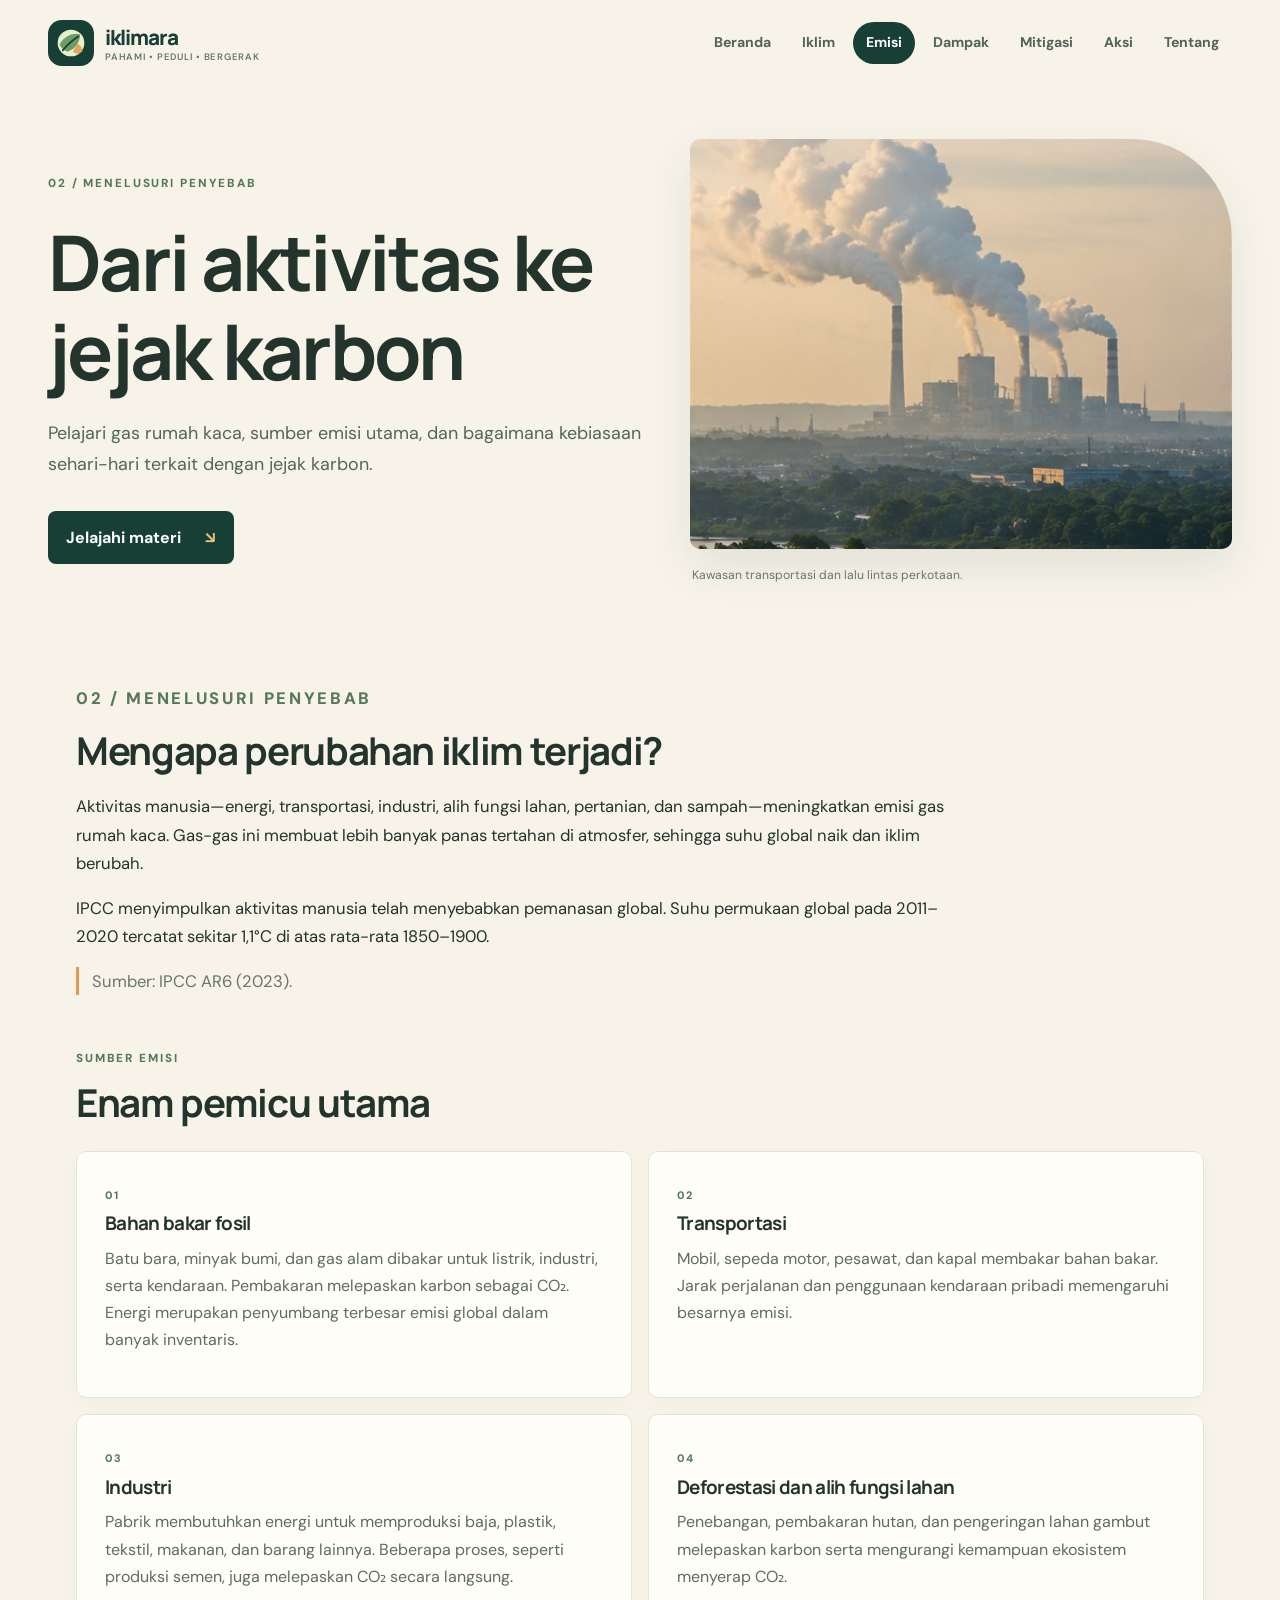
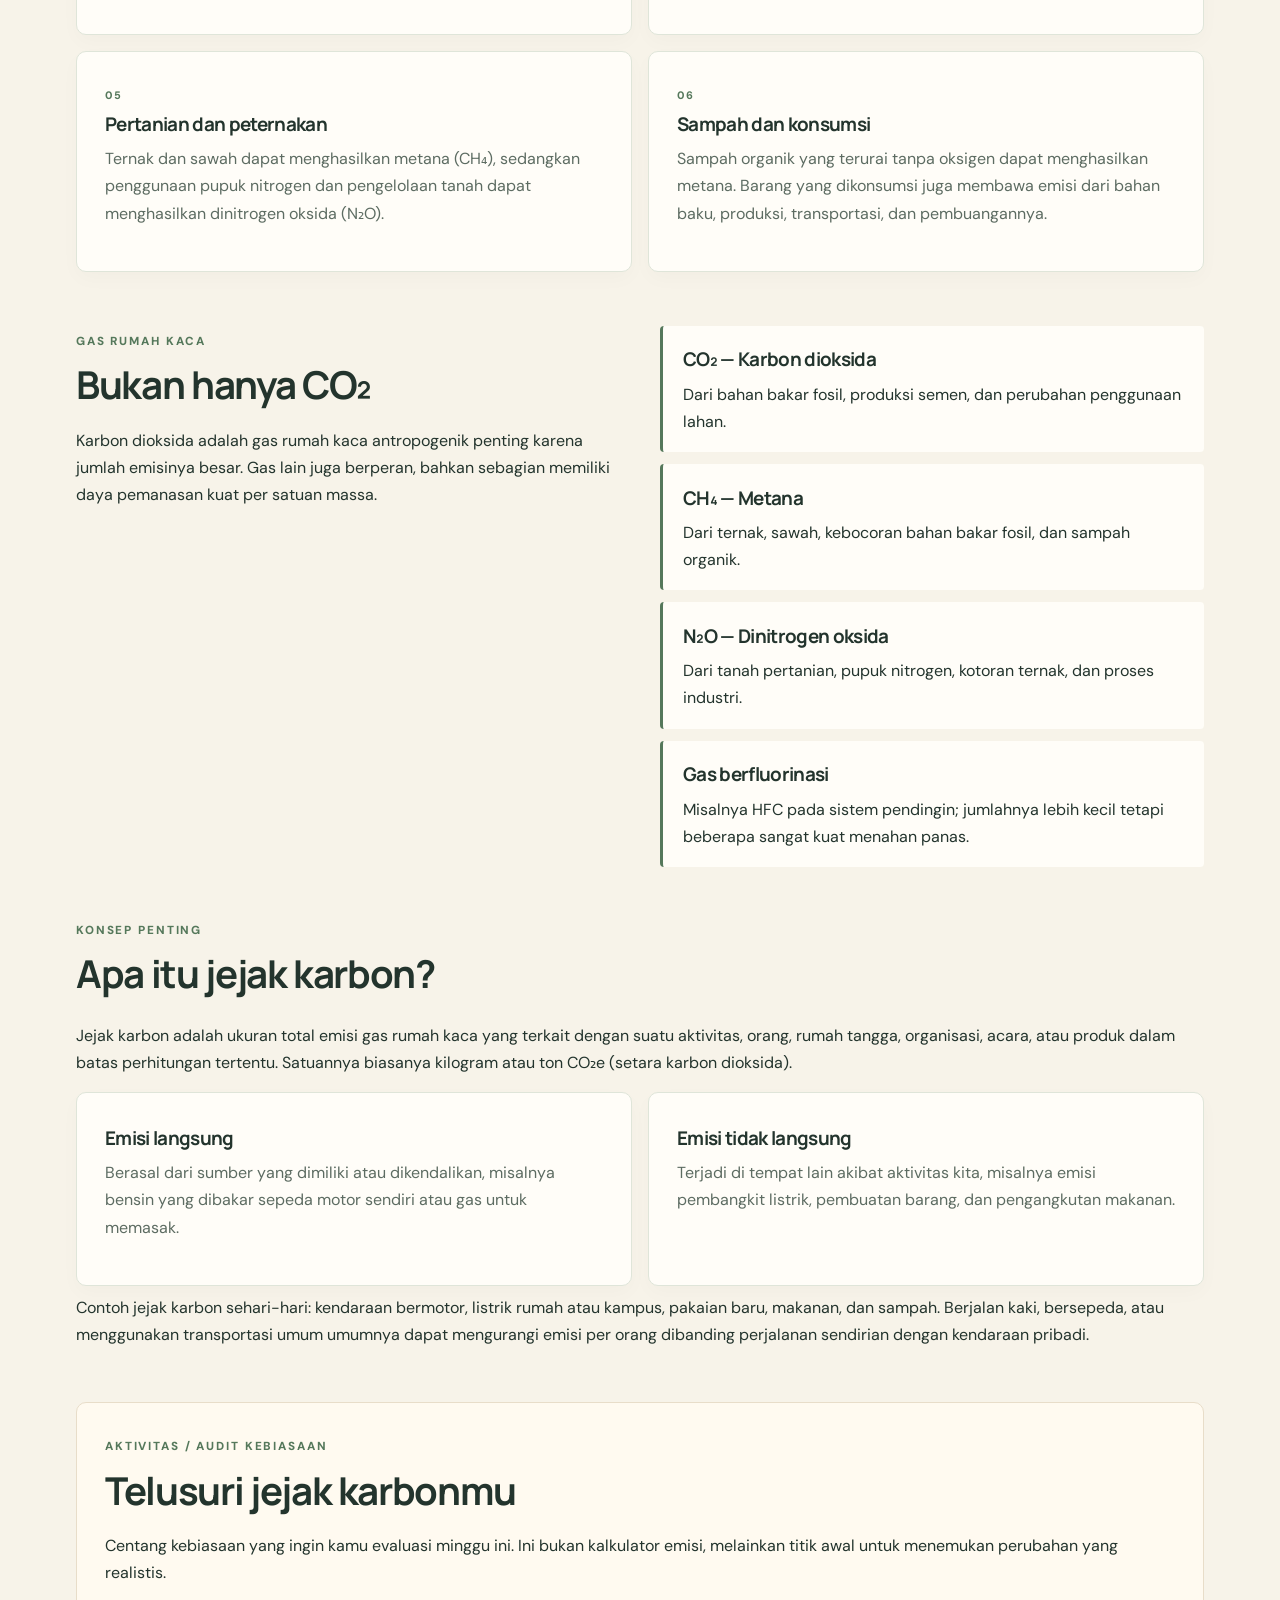
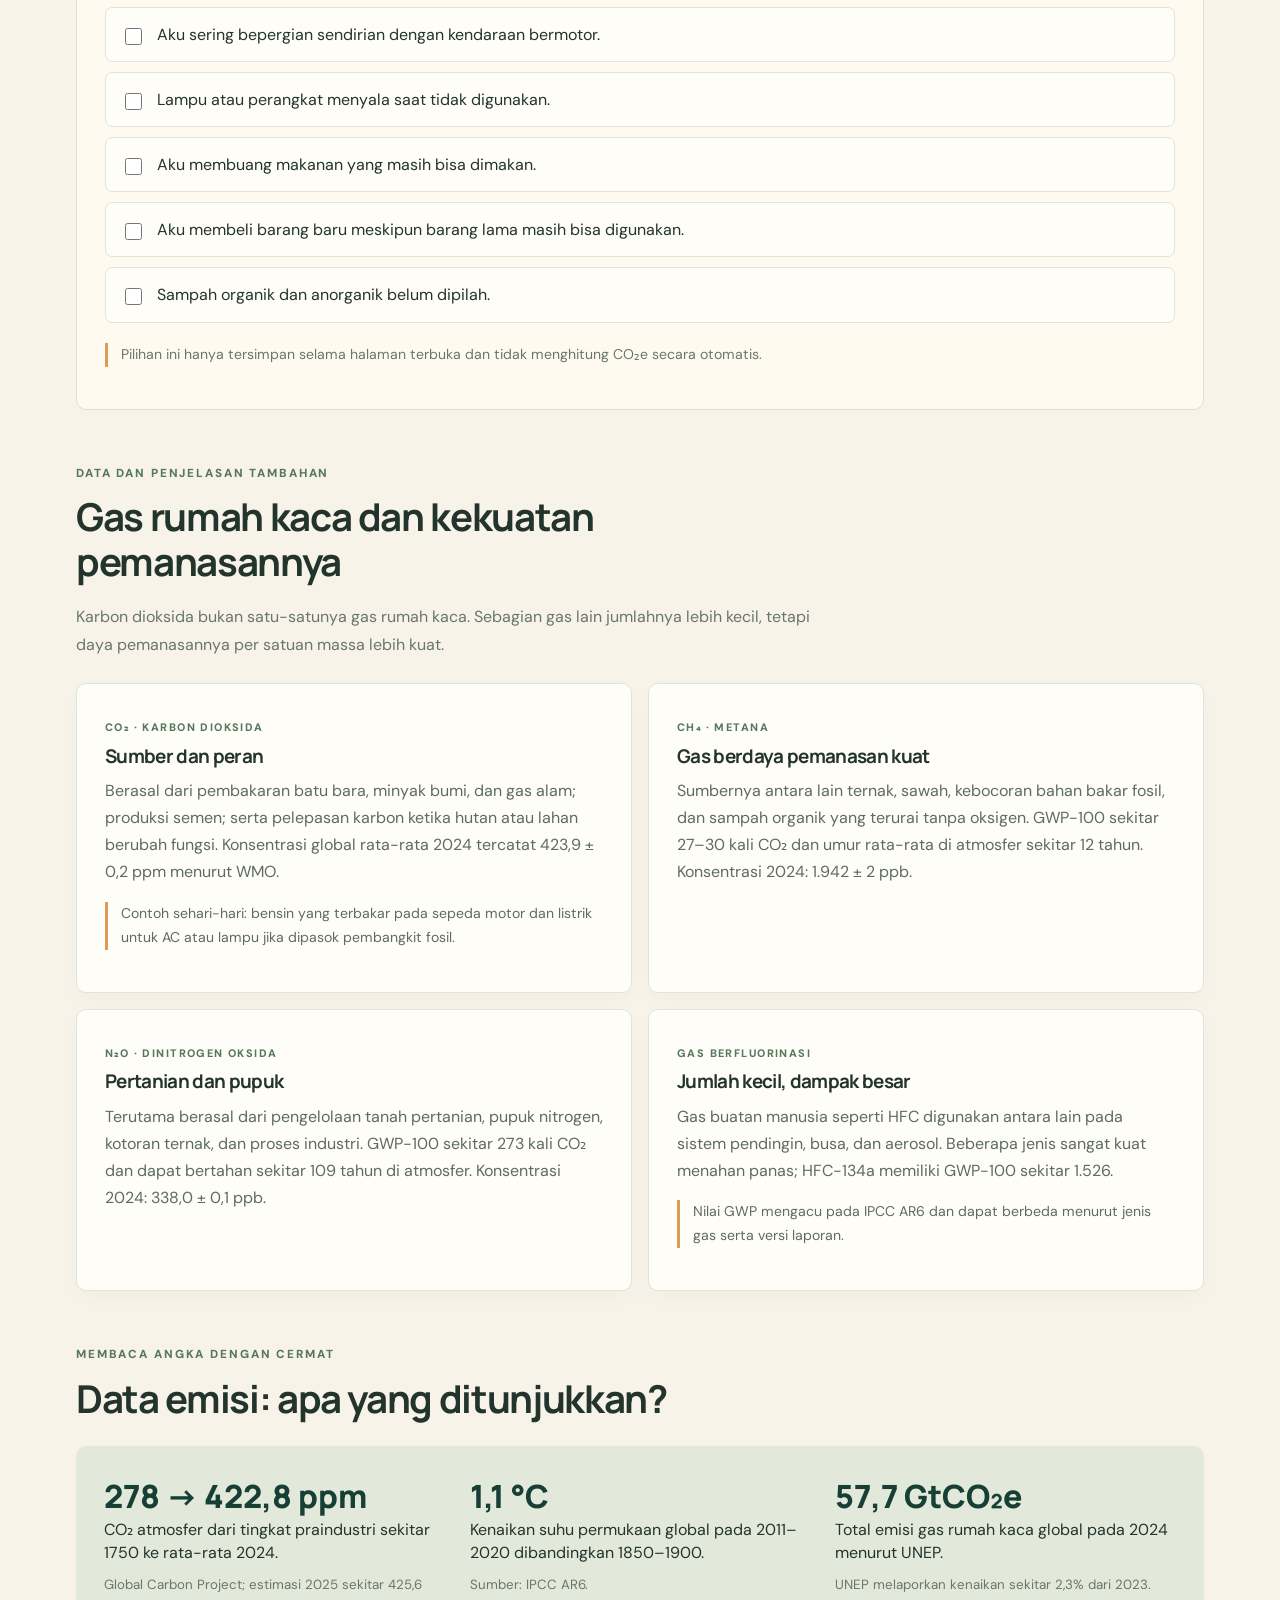
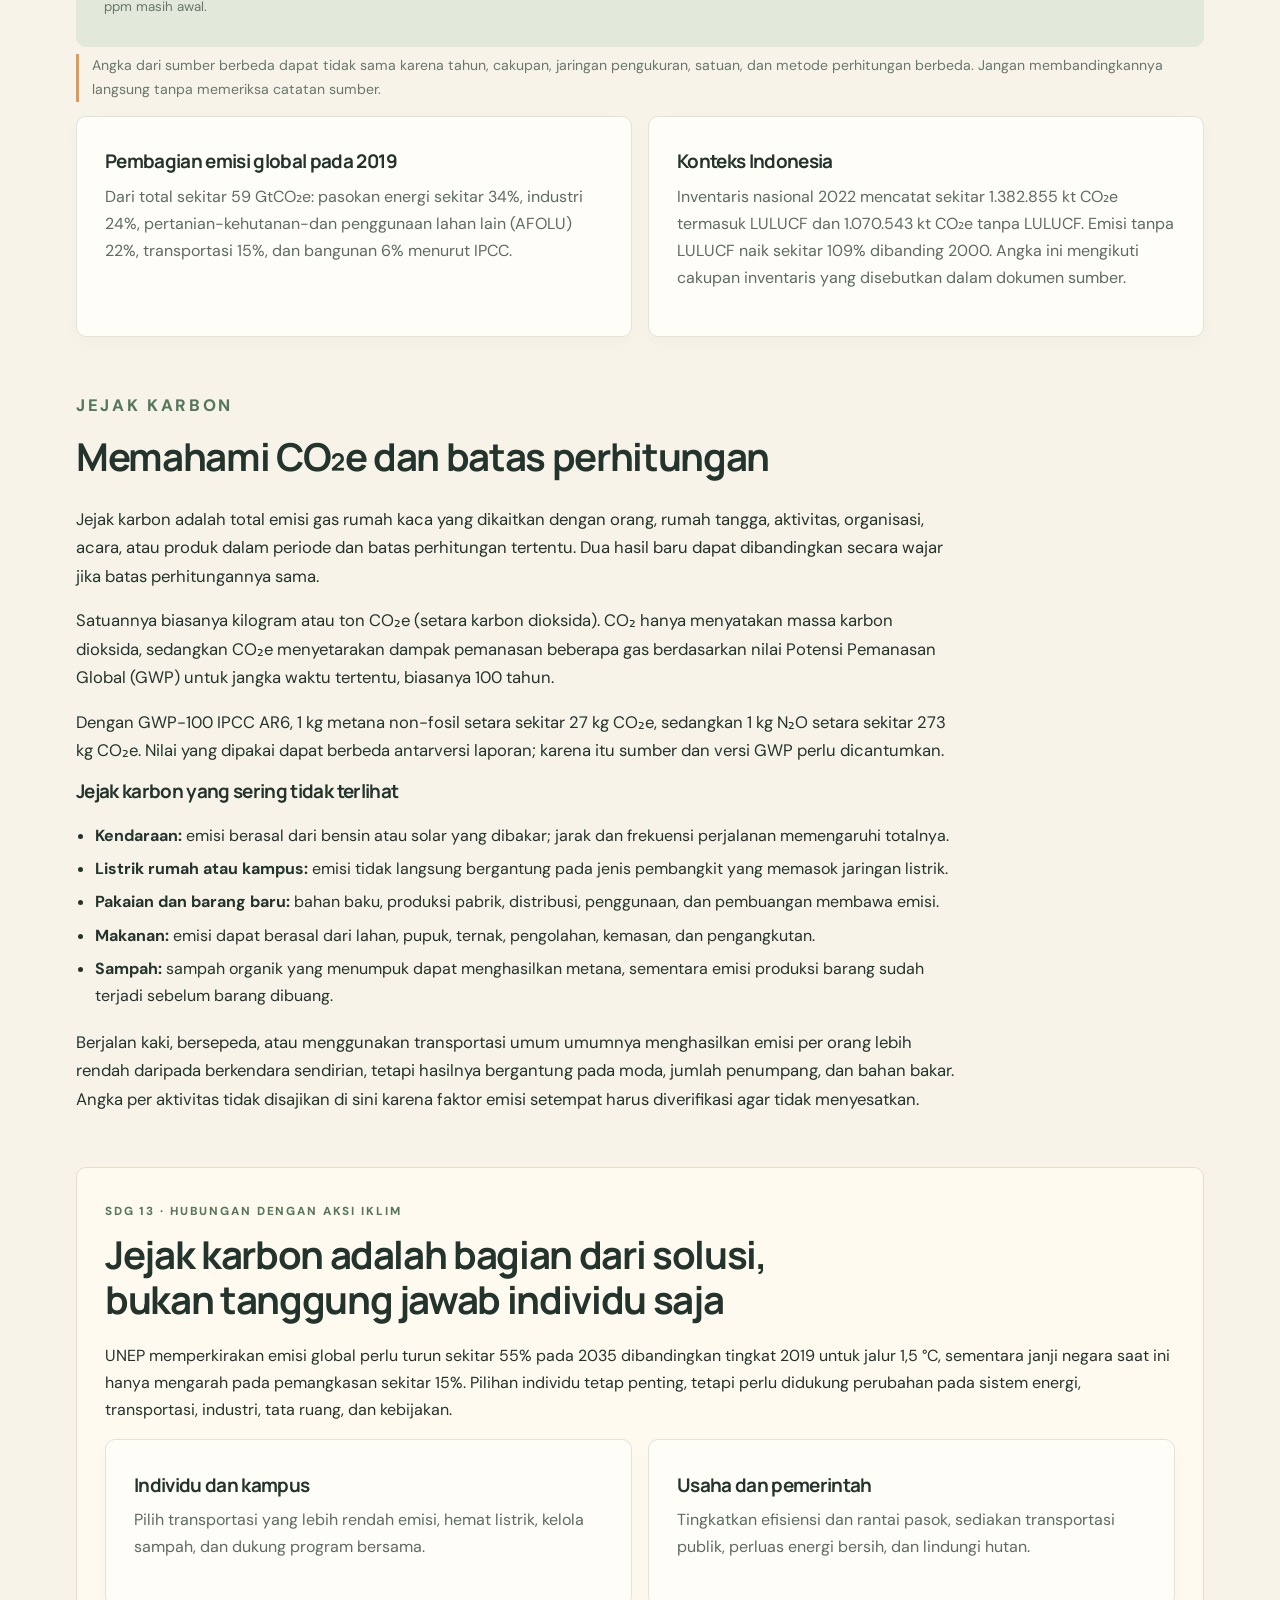
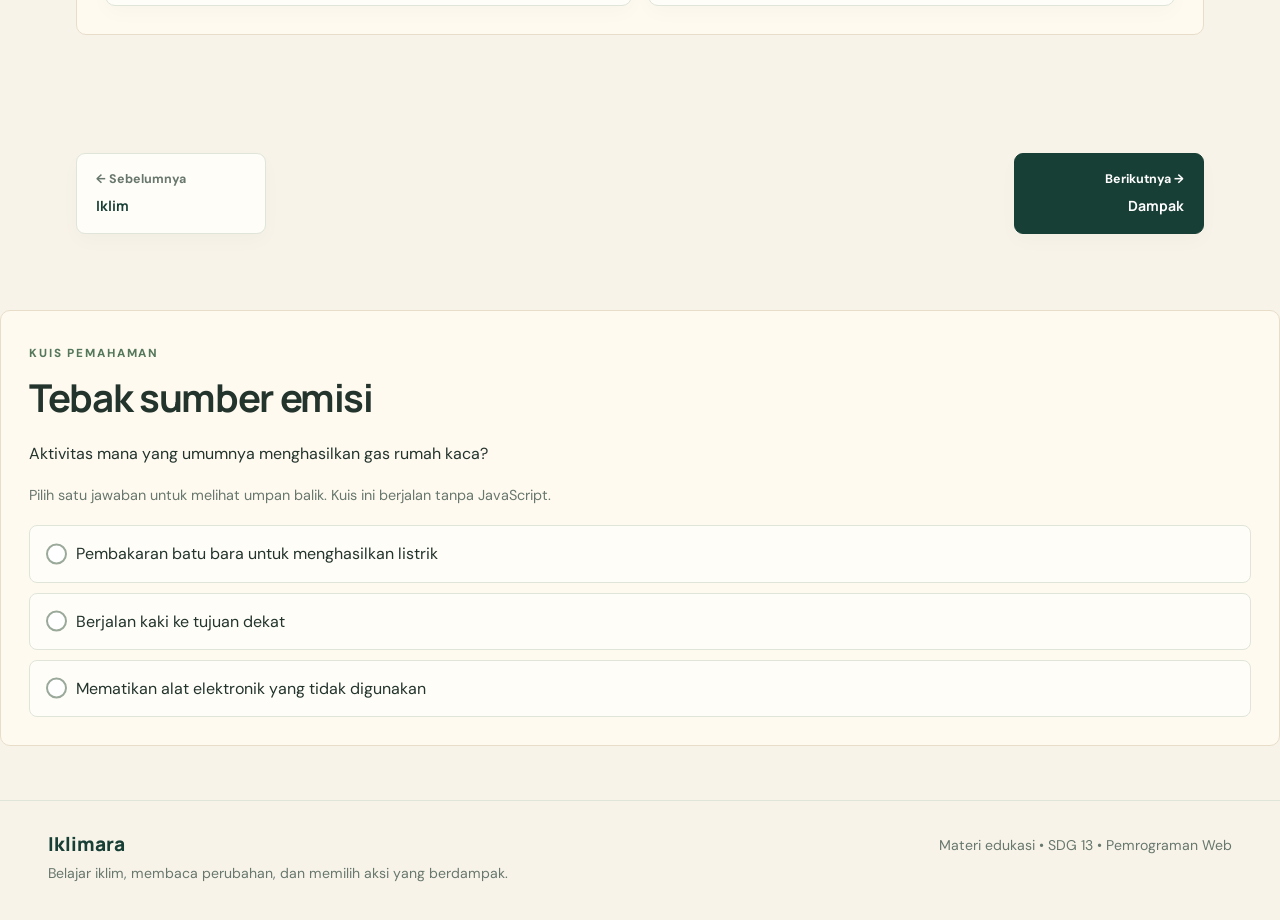
<file: emisi.html>
<!DOCTYPE html>
<html lang="id">
 <head>
  <meta charset="utf-8"/>
  <meta content="width=device-width, initial-scale=1" name="viewport"/>
  <meta content="Iklimara, ruang belajar perubahan iklim dan aksi iklim." name="description"/>
  <title>
   Dari aktivitas ke jejak karbon &mdash; Iklimara
  </title>
  <link href="css/style.css" rel="stylesheet"/>
 </head>
 <body>
  <header class="topbar">
   <a class="brand" href="index.html">
    <img alt="Logo Iklimara" src="images/logo.svg"/>
    <span>
     iklimara
     <small>
      pahami &bull; peduli &bull; bergerak
     </small>
    </span>
   </a>
   <nav aria-label="Navigasi utama">
    <a class="" href="index.html">
     Beranda
    </a>
    <a class="" href="iklim.html">
     Iklim
    </a>
    <a class="active" href="emisi.html">
     Emisi
    </a>
    <a class="" href="dampak.html">
     Dampak
    </a>
    <a class="" href="mitigasi.html">
     Mitigasi
    </a>
    <a class="" href="aksi.html">
     Aksi
    </a>
    <a class="" href="tentang.html">
     Tentang
    </a>
   </nav>
  </header>
  <main>
   <section class="hero">
    <div class="hero-copy">
     <p class="eyebrow">
      02 / MENELUSURI PENYEBAB
     </p>
     <h1>
      Dari aktivitas ke jejak karbon
     </h1>
     <p class="lead">
      Pelajari gas rumah kaca, sumber emisi utama, dan bagaimana kebiasaan sehari-hari terkait dengan jejak karbon.
     </p>
     <a class="button" href="#mulai">
      Jelajahi materi
      <span>
       &searrow;
      </span>
     </a>
    </div>
    <figure class="hero-image">
     <img alt="Kawasan transportasi dan lalu lintas perkotaan." src="images/traffic.jpg"/>
     <figcaption>
      Kawasan transportasi dan lalu lintas perkotaan.
     </figcaption>
    </figure>
   </section>
   <div class="content" id="mulai">
    <section class="section prose">
     <p class="eyebrow">
      02 / MENELUSURI PENYEBAB
     </p>
     <h2>
      Mengapa perubahan iklim terjadi?
     </h2>
     <p>
      Aktivitas manusia&mdash;energi, transportasi, industri, alih fungsi lahan, pertanian, dan sampah&mdash;meningkatkan emisi gas rumah kaca. Gas-gas ini membuat lebih banyak panas tertahan di atmosfer, sehingga suhu global naik dan iklim berubah.
     </p>
     <p>
      IPCC menyimpulkan aktivitas manusia telah menyebabkan pemanasan global. Suhu permukaan global pada 2011&ndash;2020 tercatat sekitar 1,1&deg;C di atas rata-rata 1850&ndash;1900.
     </p>
     <p class="source">
      Sumber: IPCC AR6 (2023).
     </p>
    </section>
    <section class="section">
     <div class="section-heading">
      <p class="eyebrow">
       SUMBER EMISI
      </p>
      <h2>
       Enam pemicu utama
      </h2>
     </div>
     <div class="cards two">
      <article class="mini-card">
       <span>
        01
       </span>
       <h3>
        Bahan bakar fosil
       </h3>
       <p>
        Batu bara, minyak bumi, dan gas alam dibakar untuk listrik, industri, serta kendaraan. Pembakaran melepaskan karbon sebagai CO₂. Energi merupakan penyumbang terbesar emisi global dalam banyak inventaris.
       </p>
      </article>
      <article class="mini-card">
       <span>
        02
       </span>
       <h3>
        Transportasi
       </h3>
       <p>
        Mobil, sepeda motor, pesawat, dan kapal membakar bahan bakar. Jarak perjalanan dan penggunaan kendaraan pribadi memengaruhi besarnya emisi.
       </p>
      </article>
      <article class="mini-card">
       <span>
        03
       </span>
       <h3>
        Industri
       </h3>
       <p>
        Pabrik membutuhkan energi untuk memproduksi baja, plastik, tekstil, makanan, dan barang lainnya. Beberapa proses, seperti produksi semen, juga melepaskan CO₂ secara langsung.
       </p>
      </article>
      <article class="mini-card">
       <span>
        04
       </span>
       <h3>
        Deforestasi dan alih fungsi lahan
       </h3>
       <p>
        Penebangan, pembakaran hutan, dan pengeringan lahan gambut melepaskan karbon serta mengurangi kemampuan ekosistem menyerap CO₂.
       </p>
      </article>
      <article class="mini-card">
       <span>
        05
       </span>
       <h3>
        Pertanian dan peternakan
       </h3>
       <p>
        Ternak dan sawah dapat menghasilkan metana (CH₄), sedangkan penggunaan pupuk nitrogen dan pengelolaan tanah dapat menghasilkan dinitrogen oksida (N₂O).
       </p>
      </article>
      <article class="mini-card">
       <span>
        06
       </span>
       <h3>
        Sampah dan konsumsi
       </h3>
       <p>
        Sampah organik yang terurai tanpa oksigen dapat menghasilkan metana. Barang yang dikonsumsi juga membawa emisi dari bahan baku, produksi, transportasi, dan pembuangannya.
       </p>
      </article>
     </div>
    </section>
    <section class="section split">
     <div>
      <p class="eyebrow">
       GAS RUMAH KACA
      </p>
      <h2>
       Bukan hanya CO₂
      </h2>
      <p>
       Karbon dioksida adalah gas rumah kaca antropogenik penting karena jumlah emisinya besar. Gas lain juga berperan, bahkan sebagian memiliki daya pemanasan kuat per satuan massa.
      </p>
     </div>
     <div class="stack">
      <article>
       <h3>
        CO₂ &mdash; Karbon dioksida
       </h3>
       <p>
        Dari bahan bakar fosil, produksi semen, dan perubahan penggunaan lahan.
       </p>
      </article>
      <article>
       <h3>
        CH₄ &mdash; Metana
       </h3>
       <p>
        Dari ternak, sawah, kebocoran bahan bakar fosil, dan sampah organik.
       </p>
      </article>
      <article>
       <h3>
        N₂O &mdash; Dinitrogen oksida
       </h3>
       <p>
        Dari tanah pertanian, pupuk nitrogen, kotoran ternak, dan proses industri.
       </p>
      </article>
      <article>
       <h3>
        Gas berfluorinasi
       </h3>
       <p>
        Misalnya HFC pada sistem pendingin; jumlahnya lebih kecil tetapi beberapa sangat kuat menahan panas.
       </p>
      </article>
     </div>
    </section>
    <section class="section">
     <div class="section-heading">
      <p class="eyebrow">
       KONSEP PENTING
      </p>
      <h2>
       Apa itu jejak karbon?
      </h2>
     </div>
     <p>
      Jejak karbon adalah ukuran total emisi gas rumah kaca yang terkait dengan suatu aktivitas, orang, rumah tangga, organisasi, acara, atau produk dalam batas perhitungan tertentu. Satuannya biasanya kilogram atau ton CO₂e (setara karbon dioksida).
     </p>
     <div class="cards two">
      <article class="mini-card">
       <h3>
        Emisi langsung
       </h3>
       <p>
        Berasal dari sumber yang dimiliki atau dikendalikan, misalnya bensin yang dibakar sepeda motor sendiri atau gas untuk memasak.
       </p>
      </article>
      <article class="mini-card">
       <h3>
        Emisi tidak langsung
       </h3>
       <p>
        Terjadi di tempat lain akibat aktivitas kita, misalnya emisi pembangkit listrik, pembuatan barang, dan pengangkutan makanan.
       </p>
      </article>
     </div>
     <p>
      Contoh jejak karbon sehari-hari: kendaraan bermotor, listrik rumah atau kampus, pakaian baru, makanan, dan sampah. Berjalan kaki, bersepeda, atau menggunakan transportasi umum umumnya dapat mengurangi emisi per orang dibanding perjalanan sendirian dengan kendaraan pribadi.
     </p>
    </section>
    <section class="section reflection">
     <p class="eyebrow">
      AKTIVITAS / AUDIT KEBIASAAN
     </p>
     <h2>
      Telusuri jejak karbonmu
     </h2>
     <p>
      Centang kebiasaan yang ingin kamu evaluasi minggu ini. Ini bukan kalkulator emisi, melainkan titik awal untuk menemukan perubahan yang realistis.
     </p>
     <div class="checklist">
      <label>
       <input type="checkbox"/>
       Aku sering bepergian sendirian dengan kendaraan bermotor.
      </label>
      <label>
       <input type="checkbox"/>
       Lampu atau perangkat menyala saat tidak digunakan.
      </label>
      <label>
       <input type="checkbox"/>
       Aku membuang makanan yang masih bisa dimakan.
      </label>
      <label>
       <input type="checkbox"/>
       Aku membeli barang baru meskipun barang lama masih bisa digunakan.
      </label>
      <label>
       <input type="checkbox"/>
       Sampah organik dan anorganik belum dipilah.
      </label>
     </div>
     <p class="note">
      Pilihan ini hanya tersimpan selama halaman terbuka dan tidak menghitung CO₂e secara otomatis.
     </p>
    </section>
    <section class="section">
     <div class="section-heading">
      <p class="eyebrow">
       DATA DAN PENJELASAN TAMBAHAN
      </p>
      <h2>
       Gas rumah kaca dan kekuatan pemanasannya
      </h2>
      <p>
       Karbon dioksida bukan satu-satunya gas rumah kaca. Sebagian gas lain jumlahnya lebih kecil, tetapi daya pemanasannya per satuan massa lebih kuat.
      </p>
     </div>
     <div class="cards two">
      <article class="mini-card">
       <span>
        CO₂ &middot; KARBON DIOKSIDA
       </span>
       <h3>
        Sumber dan peran
       </h3>
       <p>
        Berasal dari pembakaran batu bara, minyak bumi, dan gas alam; produksi semen; serta pelepasan karbon ketika hutan atau lahan berubah fungsi. Konsentrasi global rata-rata 2024 tercatat 423,9 &plusmn; 0,2 ppm menurut WMO.
       </p>
       <p class="source">
        Contoh sehari-hari: bensin yang terbakar pada sepeda motor dan listrik untuk AC atau lampu jika dipasok pembangkit fosil.
       </p>
      </article>
      <article class="mini-card">
       <span>
        CH₄ &middot; METANA
       </span>
       <h3>
        Gas berdaya pemanasan kuat
       </h3>
       <p>
        Sumbernya antara lain ternak, sawah, kebocoran bahan bakar fosil, dan sampah organik yang terurai tanpa oksigen. GWP-100 sekitar 27&ndash;30 kali CO₂ dan umur rata-rata di atmosfer sekitar 12 tahun. Konsentrasi 2024: 1.942 &plusmn; 2 ppb.
       </p>
      </article>
      <article class="mini-card">
       <span>
        N₂O &middot; DINITROGEN OKSIDA
       </span>
       <h3>
        Pertanian dan pupuk
       </h3>
       <p>
        Terutama berasal dari pengelolaan tanah pertanian, pupuk nitrogen, kotoran ternak, dan proses industri. GWP-100 sekitar 273 kali CO₂ dan dapat bertahan sekitar 109 tahun di atmosfer. Konsentrasi 2024: 338,0 &plusmn; 0,1 ppb.
       </p>
      </article>
      <article class="mini-card">
       <span>
        GAS BERFLUORINASI
       </span>
       <h3>
        Jumlah kecil, dampak besar
       </h3>
       <p>
        Gas buatan manusia seperti HFC digunakan antara lain pada sistem pendingin, busa, dan aerosol. Beberapa jenis sangat kuat menahan panas; HFC-134a memiliki GWP-100 sekitar 1.526.
       </p>
       <p class="source">
        Nilai GWP mengacu pada IPCC AR6 dan dapat berbeda menurut jenis gas serta versi laporan.
       </p>
      </article>
     </div>
    </section>
    <section class="section">
     <div class="section-heading">
      <p class="eyebrow">
       MEMBACA ANGKA DENGAN CERMAT
      </p>
      <h2>
       Data emisi: apa yang ditunjukkan?
      </h2>
     </div>
     <div class="stats">
      <div>
       <strong>
        278 &rarr; 422,8 ppm
       </strong>
       <span>
        CO₂ atmosfer dari tingkat praindustri sekitar 1750 ke rata-rata 2024.
       </span>
       <small>
        Global Carbon Project; estimasi 2025 sekitar 425,6 ppm masih awal.
       </small>
      </div>
      <div>
       <strong>
        1,1 &deg;C
       </strong>
       <span>
        Kenaikan suhu permukaan global pada 2011&ndash;2020 dibandingkan 1850&ndash;1900.
       </span>
       <small>
        Sumber: IPCC AR6.
       </small>
      </div>
      <div>
       <strong>
        57,7 GtCO₂e
       </strong>
       <span>
        Total emisi gas rumah kaca global pada 2024 menurut UNEP.
       </span>
       <small>
        UNEP melaporkan kenaikan sekitar 2,3% dari 2023.
       </small>
      </div>
     </div>
     <p class="source">
      Angka dari sumber berbeda dapat tidak sama karena tahun, cakupan, jaringan pengukuran, satuan, dan metode perhitungan berbeda. Jangan membandingkannya langsung tanpa memeriksa catatan sumber.
     </p>
     <div class="cards two">
      <article class="mini-card">
       <h3>
        Pembagian emisi global pada 2019
       </h3>
       <p>
        Dari total sekitar 59 GtCO₂e: pasokan energi sekitar 34%, industri 24%, pertanian-kehutanan-dan penggunaan lahan lain (AFOLU) 22%, transportasi 15%, dan bangunan 6% menurut IPCC.
       </p>
      </article>
      <article class="mini-card">
       <h3>
        Konteks Indonesia
       </h3>
       <p>
        Inventaris nasional 2022 mencatat sekitar 1.382.855 kt CO₂e termasuk LULUCF dan 1.070.543 kt CO₂e tanpa LULUCF. Emisi tanpa LULUCF naik sekitar 109% dibanding 2000. Angka ini mengikuti cakupan inventaris yang disebutkan dalam dokumen sumber.
       </p>
      </article>
     </div>
    </section>
    <section class="section prose">
     <div class="section-heading">
      <p class="eyebrow">
       JEJAK KARBON
      </p>
      <h2>
       Memahami CO₂e dan batas perhitungan
      </h2>
     </div>
     <p>
      Jejak karbon adalah total emisi gas rumah kaca yang dikaitkan dengan orang, rumah tangga, aktivitas, organisasi, acara, atau produk dalam periode dan batas perhitungan tertentu. Dua hasil baru dapat dibandingkan secara wajar jika batas perhitungannya sama.
     </p>
     <p>
      Satuannya biasanya kilogram atau ton CO₂e (setara karbon dioksida). CO₂ hanya menyatakan massa karbon dioksida, sedangkan CO₂e menyetarakan dampak pemanasan beberapa gas berdasarkan nilai Potensi Pemanasan Global (GWP) untuk jangka waktu tertentu, biasanya 100 tahun.
     </p>
     <p>
      Dengan GWP-100 IPCC AR6, 1 kg metana non-fosil setara sekitar 27 kg CO₂e, sedangkan 1 kg N₂O setara sekitar 273 kg CO₂e. Nilai yang dipakai dapat berbeda antarversi laporan; karena itu sumber dan versi GWP perlu dicantumkan.
     </p>
     <h3>
      Jejak karbon yang sering tidak terlihat
     </h3>
     <ul>
      <li>
       <b>
        Kendaraan:
       </b>
       emisi berasal dari bensin atau solar yang dibakar; jarak dan frekuensi perjalanan memengaruhi totalnya.
      </li>
      <li>
       <b>
        Listrik rumah atau kampus:
       </b>
       emisi tidak langsung bergantung pada jenis pembangkit yang memasok jaringan listrik.
      </li>
      <li>
       <b>
        Pakaian dan barang baru:
       </b>
       bahan baku, produksi pabrik, distribusi, penggunaan, dan pembuangan membawa emisi.
      </li>
      <li>
       <b>
        Makanan:
       </b>
       emisi dapat berasal dari lahan, pupuk, ternak, pengolahan, kemasan, dan pengangkutan.
      </li>
      <li>
       <b>
        Sampah:
       </b>
       sampah organik yang menumpuk dapat menghasilkan metana, sementara emisi produksi barang sudah terjadi sebelum barang dibuang.
      </li>
     </ul>
     <p>
      Berjalan kaki, bersepeda, atau menggunakan transportasi umum umumnya menghasilkan emisi per orang lebih rendah daripada berkendara sendirian, tetapi hasilnya bergantung pada moda, jumlah penumpang, dan bahan bakar. Angka per aktivitas tidak disajikan di sini karena faktor emisi setempat harus diverifikasi agar tidak menyesatkan.
     </p>
    </section>
    <section class="section reflection">
     <p class="eyebrow">
      SDG 13 &middot; HUBUNGAN DENGAN AKSI IKLIM
     </p>
     <h2>
      Jejak karbon adalah bagian dari solusi, bukan tanggung jawab individu saja
     </h2>
     <p>
      UNEP memperkirakan emisi global perlu turun sekitar 55% pada 2035 dibandingkan tingkat 2019 untuk jalur 1,5 &deg;C, sementara janji negara saat ini hanya mengarah pada pemangkasan sekitar 15%. Pilihan individu tetap penting, tetapi perlu didukung perubahan pada sistem energi, transportasi, industri, tata ruang, dan kebijakan.
     </p>
     <div class="cards two">
      <article class="mini-card">
       <h3>
        Individu dan kampus
       </h3>
       <p>
        Pilih transportasi yang lebih rendah emisi, hemat listrik, kelola sampah, dan dukung program bersama.
       </p>
      </article>
      <article class="mini-card">
       <h3>
        Usaha dan pemerintah
       </h3>
       <p>
        Tingkatkan efisiensi dan rantai pasok, sediakan transportasi publik, perluas energi bersih, dan lindungi hutan.
       </p>
      </article>
     </div>
    </section>
   </div>
   <nav aria-label="Navigasi halaman" class="page-navigation">
    <a class="page-nav-link previous" href="iklim.html">
     <span>
      &larr; Sebelumnya
     </span>
     <strong>
      Iklim
     </strong>
    </a>
    <a class="page-nav-link next" href="dampak.html">
     <span>
      Berikutnya &rarr;
     </span>
     <strong>
      Dampak
     </strong>
    </a>
   </nav>
  </main>
  <section class="section reflection quiz-section">
   <p class="eyebrow">
    KUIS PEMAHAMAN
   </p>
   <h2>
    Tebak sumber emisi
   </h2>
   <p>
    Aktivitas mana yang umumnya menghasilkan gas rumah kaca?
   </p>
   <p class="quiz-hint">
    Pilih satu jawaban untuk melihat umpan balik. Kuis ini berjalan tanpa JavaScript.
   </p>
   <div class="quiz-options">
    <div class="quiz-option">
     <input id="emisi-a" name="quiz-emisi" type="radio"/>
     <label for="emisi-a">
      Pembakaran batu bara untuk menghasilkan listrik
     </label>
     <p class="quiz-feedback correct">
      Benar! Jawabanmu tepat.
     </p>
    </div>
    <div class="quiz-option">
     <input id="emisi-b" name="quiz-emisi" type="radio"/>
     <label for="emisi-b">
      Berjalan kaki ke tujuan dekat
     </label>
     <p class="quiz-feedback incorrect">
      Belum tepat. Coba pikirkan kembali materi di halaman ini.
     </p>
    </div>
    <div class="quiz-option">
     <input id="emisi-c" name="quiz-emisi" type="radio"/>
     <label for="emisi-c">
      Mematikan alat elektronik yang tidak digunakan
     </label>
     <p class="quiz-feedback incorrect">
      Belum tepat. Coba pikirkan kembali materi di halaman ini.
     </p>
    </div>
   </div>
  </section>
  <footer>
   <div>
    <b>
     Iklimara
    </b>
    <p>
     Belajar iklim, membaca perubahan, dan memilih aksi yang berdampak.
    </p>
   </div>
   <p>
    Materi edukasi &bull; SDG 13 &bull; Pemrograman Web
   </p>
  </footer>
 </body>
</html>
</file>
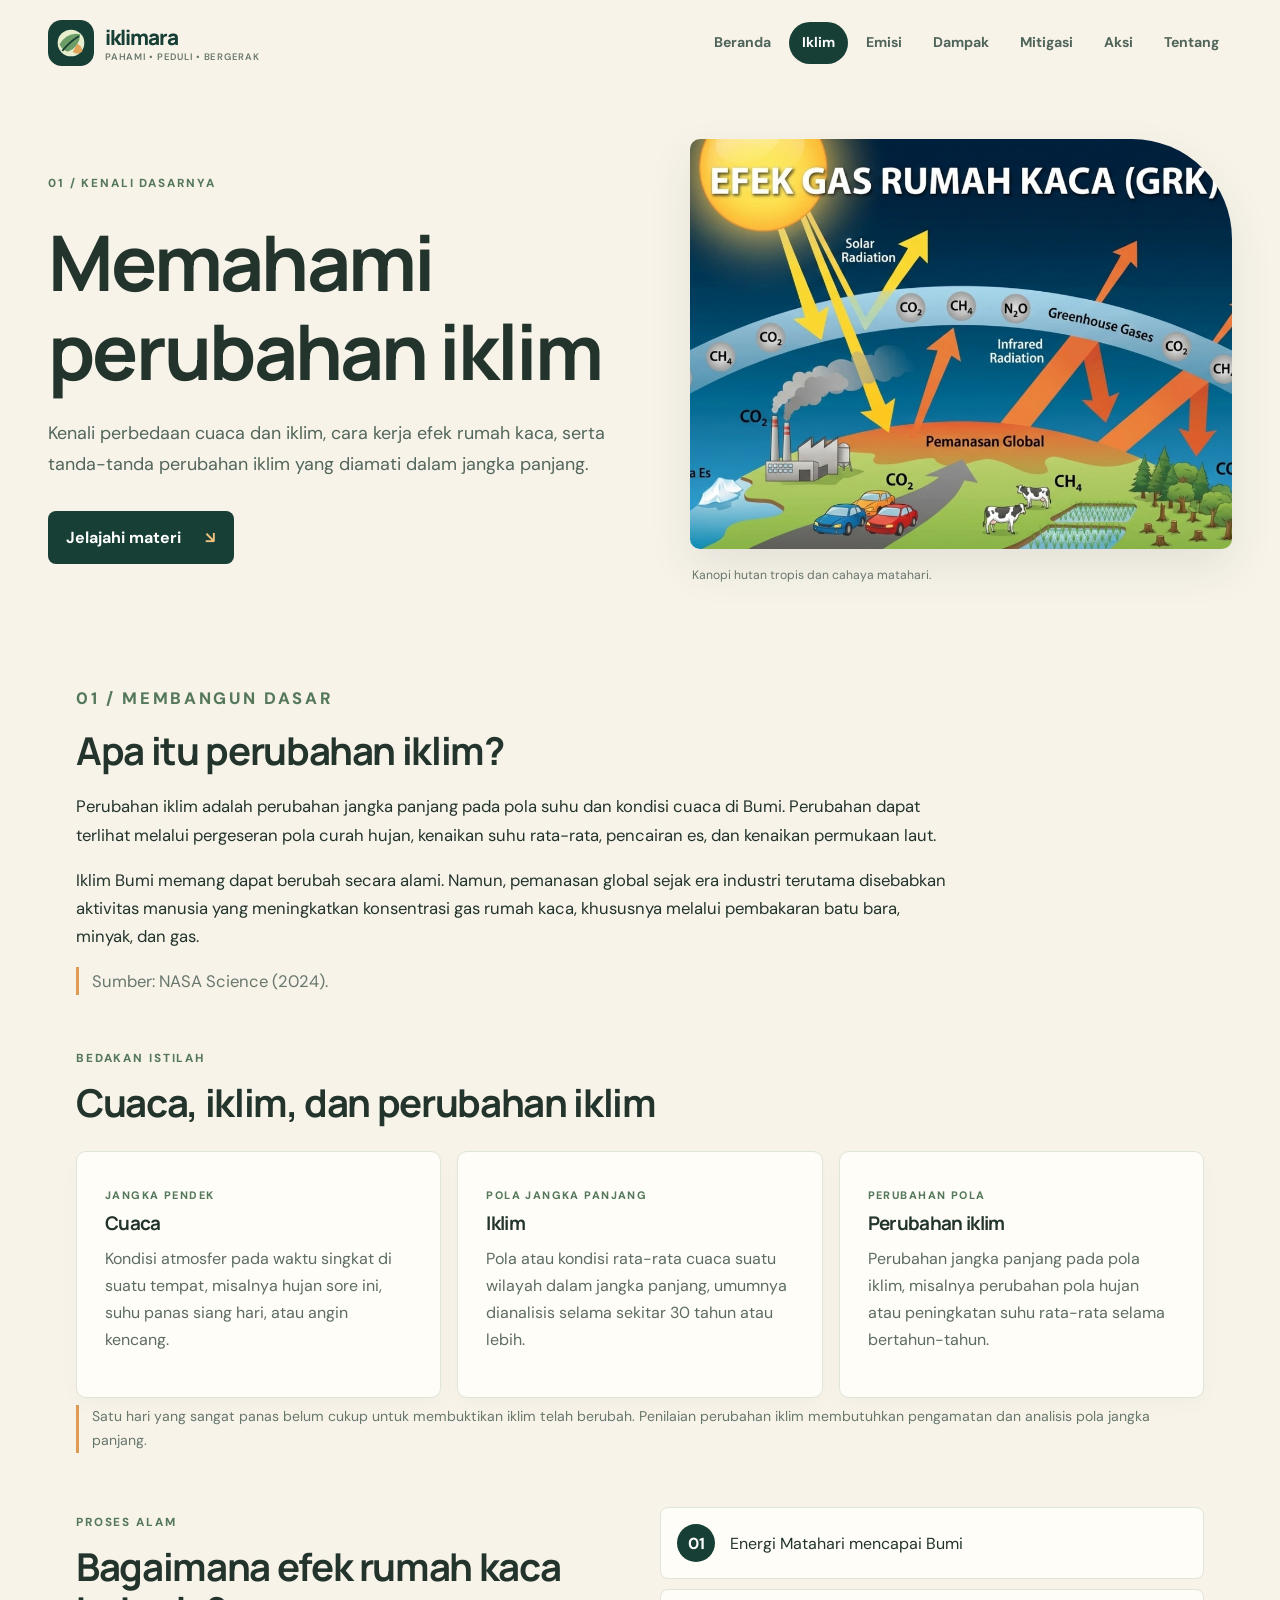
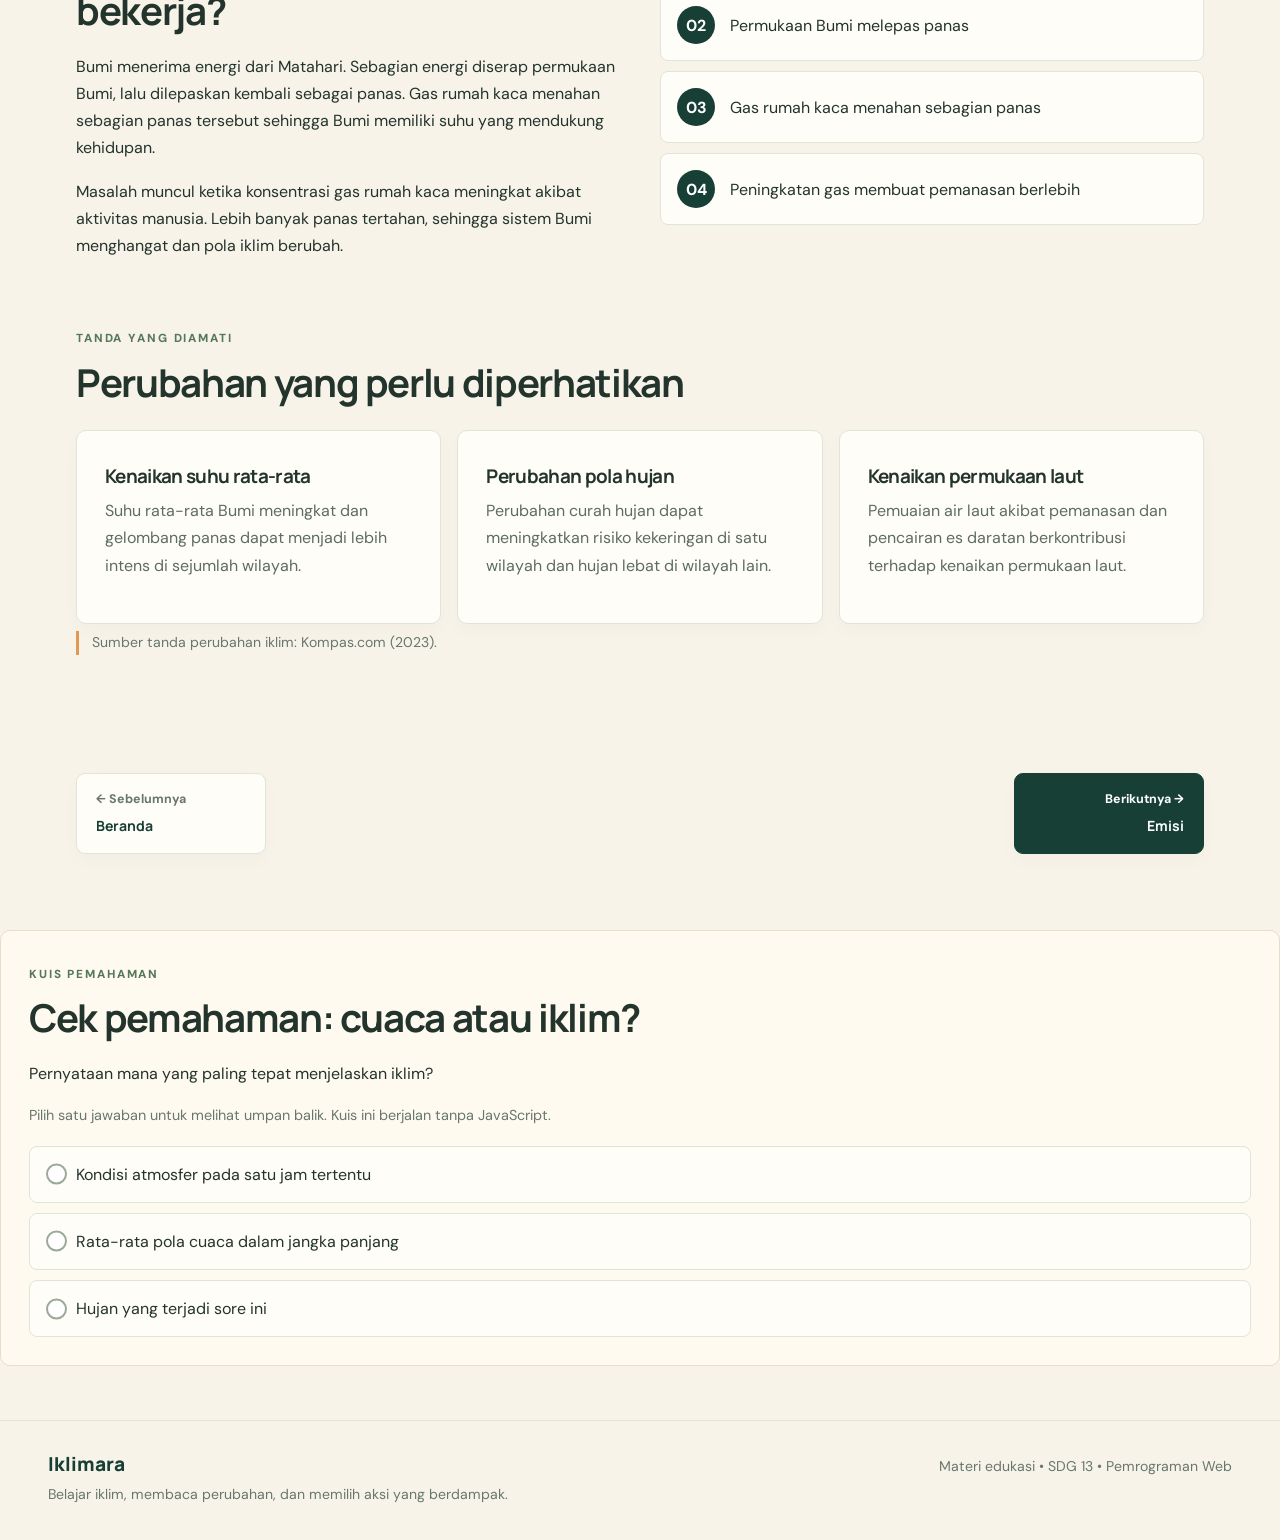
<file: iklim.html>
<!DOCTYPE html>
<html lang="id">
 <head>
  <meta charset="utf-8"/>
  <meta content="width=device-width, initial-scale=1" name="viewport"/>
  <meta content="Iklimara, ruang belajar perubahan iklim dan aksi iklim." name="description"/>
  <title>
   Memahami perubahan iklim &mdash; Iklimara
  </title>
  <link href="css/style.css" rel="stylesheet"/>
 </head>
 <body>
  <header class="topbar">
   <a class="brand" href="index.html">
    <img alt="Logo Iklimara" src="images/logo.svg"/>
    <span>
     iklimara
     <small>
      pahami &bull; peduli &bull; bergerak
     </small>
    </span>
   </a>
   <nav aria-label="Navigasi utama">
    <a class="" href="index.html">
     Beranda
    </a>
    <a class="active" href="iklim.html">
     Iklim
    </a>
    <a class="" href="emisi.html">
     Emisi
    </a>
    <a class="" href="dampak.html">
     Dampak
    </a>
    <a class="" href="mitigasi.html">
     Mitigasi
    </a>
    <a class="" href="aksi.html">
     Aksi
    </a>
    <a class="" href="tentang.html">
     Tentang
    </a>
   </nav>
  </header>
  <main>
   <section class="hero">
    <div class="hero-copy">
     <p class="eyebrow">
      01 / KENALI DASARNYA
     </p>
     <h1>
      Memahami perubahan iklim
     </h1>
     <p class="lead">
      Kenali perbedaan cuaca dan iklim, cara kerja efek rumah kaca, serta tanda-tanda perubahan iklim yang diamati dalam jangka panjang.
     </p>
     <a class="button" href="#mulai">
      Jelajahi materi
      <span>
       &searrow;
      </span>
     </a>
    </div>
    <figure class="hero-image">
     <img alt="Kanopi hutan tropis dan cahaya matahari." src="images/Gambar1.png"/>
     <figcaption>
      Kanopi hutan tropis dan cahaya matahari.
     </figcaption>
    </figure>
   </section>
   <div class="content" id="mulai">
    <section class="section prose">
     <p class="eyebrow">
      01 / MEMBANGUN DASAR
     </p>
     <h2>
      Apa itu perubahan iklim?
     </h2>
     <p>
      Perubahan iklim adalah perubahan jangka panjang pada pola suhu dan kondisi cuaca di Bumi. Perubahan dapat terlihat melalui pergeseran pola curah hujan, kenaikan suhu rata-rata, pencairan es, dan kenaikan permukaan laut.
     </p>
     <p>
      Iklim Bumi memang dapat berubah secara alami. Namun, pemanasan global sejak era industri terutama disebabkan aktivitas manusia yang meningkatkan konsentrasi gas rumah kaca, khususnya melalui pembakaran batu bara, minyak, dan gas.
     </p>
     <p class="source">
      Sumber: NASA Science (2024).
     </p>
    </section>
    <section class="section">
     <div class="section-heading">
      <p class="eyebrow">
       BEDAKAN ISTILAH
      </p>
      <h2>
       Cuaca, iklim, dan perubahan iklim
      </h2>
     </div>
     <div class="cards three">
      <article class="mini-card">
       <span>
        JANGKA PENDEK
       </span>
       <h3>
        Cuaca
       </h3>
       <p>
        Kondisi atmosfer pada waktu singkat di suatu tempat, misalnya hujan sore ini, suhu panas siang hari, atau angin kencang.
       </p>
      </article>
      <article class="mini-card">
       <span>
        POLA JANGKA PANJANG
       </span>
       <h3>
        Iklim
       </h3>
       <p>
        Pola atau kondisi rata-rata cuaca suatu wilayah dalam jangka panjang, umumnya dianalisis selama sekitar 30 tahun atau lebih.
       </p>
      </article>
      <article class="mini-card">
       <span>
        PERUBAHAN POLA
       </span>
       <h3>
        Perubahan iklim
       </h3>
       <p>
        Perubahan jangka panjang pada pola iklim, misalnya perubahan pola hujan atau peningkatan suhu rata-rata selama bertahun-tahun.
       </p>
      </article>
     </div>
     <p class="note">
      Satu hari yang sangat panas belum cukup untuk membuktikan iklim telah berubah. Penilaian perubahan iklim membutuhkan pengamatan dan analisis pola jangka panjang.
     </p>
    </section>
    <section class="section split">
     <div>
      <p class="eyebrow">
       PROSES ALAM
      </p>
      <h2>
       Bagaimana efek rumah kaca bekerja?
      </h2>
      <p>
       Bumi menerima energi dari Matahari. Sebagian energi diserap permukaan Bumi, lalu dilepaskan kembali sebagai panas. Gas rumah kaca menahan sebagian panas tersebut sehingga Bumi memiliki suhu yang mendukung kehidupan.
      </p>
      <p>
       Masalah muncul ketika konsentrasi gas rumah kaca meningkat akibat aktivitas manusia. Lebih banyak panas tertahan, sehingga sistem Bumi menghangat dan pola iklim berubah.
      </p>
     </div>
     <div class="process">
      <div>
       <b>
        01
       </b>
       <span>
        Energi Matahari mencapai Bumi
       </span>
      </div>
      <div>
       <b>
        02
       </b>
       <span>
        Permukaan Bumi melepas panas
       </span>
      </div>
      <div>
       <b>
        03
       </b>
       <span>
        Gas rumah kaca menahan sebagian panas
       </span>
      </div>
      <div>
       <b>
        04
       </b>
       <span>
        Peningkatan gas membuat pemanasan berlebih
       </span>
      </div>
     </div>
    </section>
    <section class="section">
     <div class="section-heading">
      <p class="eyebrow">
       TANDA YANG DIAMATI
      </p>
      <h2>
       Perubahan yang perlu diperhatikan
      </h2>
     </div>
     <div class="cards three">
      <article class="mini-card">
       <h3>
        Kenaikan suhu rata-rata
       </h3>
       <p>
        Suhu rata-rata Bumi meningkat dan gelombang panas dapat menjadi lebih intens di sejumlah wilayah.
       </p>
      </article>
      <article class="mini-card">
       <h3>
        Perubahan pola hujan
       </h3>
       <p>
        Perubahan curah hujan dapat meningkatkan risiko kekeringan di satu wilayah dan hujan lebat di wilayah lain.
       </p>
      </article>
      <article class="mini-card">
       <h3>
        Kenaikan permukaan laut
       </h3>
       <p>
        Pemuaian air laut akibat pemanasan dan pencairan es daratan berkontribusi terhadap kenaikan permukaan laut.
       </p>
      </article>
     </div>
     <p class="source">
      Sumber tanda perubahan iklim: Kompas.com (2023).
     </p>
    </section>
   </div>
   <nav aria-label="Navigasi halaman" class="page-navigation">
    <a class="page-nav-link previous" href="index.html">
     <span>
      &larr; Sebelumnya
     </span>
     <strong>
      Beranda
     </strong>
    </a>
    <a class="page-nav-link next" href="emisi.html">
     <span>
      Berikutnya &rarr;
     </span>
     <strong>
      Emisi
     </strong>
    </a>
   </nav>
  </main>
  <section class="section reflection quiz-section">
   <p class="eyebrow">
    KUIS PEMAHAMAN
   </p>
   <h2>
    Cek pemahaman: cuaca atau iklim?
   </h2>
   <p>
    Pernyataan mana yang paling tepat menjelaskan iklim?
   </p>
   <p class="quiz-hint">
    Pilih satu jawaban untuk melihat umpan balik. Kuis ini berjalan tanpa JavaScript.
   </p>
   <div class="quiz-options">
    <div class="quiz-option">
     <input id="iklim-a" name="quiz-iklim" type="radio"/>
     <label for="iklim-a">
      Kondisi atmosfer pada satu jam tertentu
     </label>
     <p class="quiz-feedback incorrect">
      Belum tepat. Coba pikirkan kembali materi di halaman ini.
     </p>
    </div>
    <div class="quiz-option">
     <input id="iklim-b" name="quiz-iklim" type="radio"/>
     <label for="iklim-b">
      Rata-rata pola cuaca dalam jangka panjang
     </label>
     <p class="quiz-feedback correct">
      Benar! Jawabanmu tepat.
     </p>
    </div>
    <div class="quiz-option">
     <input id="iklim-c" name="quiz-iklim" type="radio"/>
     <label for="iklim-c">
      Hujan yang terjadi sore ini
     </label>
     <p class="quiz-feedback incorrect">
      Belum tepat. Coba pikirkan kembali materi di halaman ini.
     </p>
    </div>
   </div>
  </section>
  <footer>
   <div>
    <b>
     Iklimara
    </b>
    <p>
     Belajar iklim, membaca perubahan, dan memilih aksi yang berdampak.
    </p>
   </div>
   <p>
    Materi edukasi &bull; SDG 13 &bull; Pemrograman Web
   </p>
  </footer>
 </body>
</html>
</file>
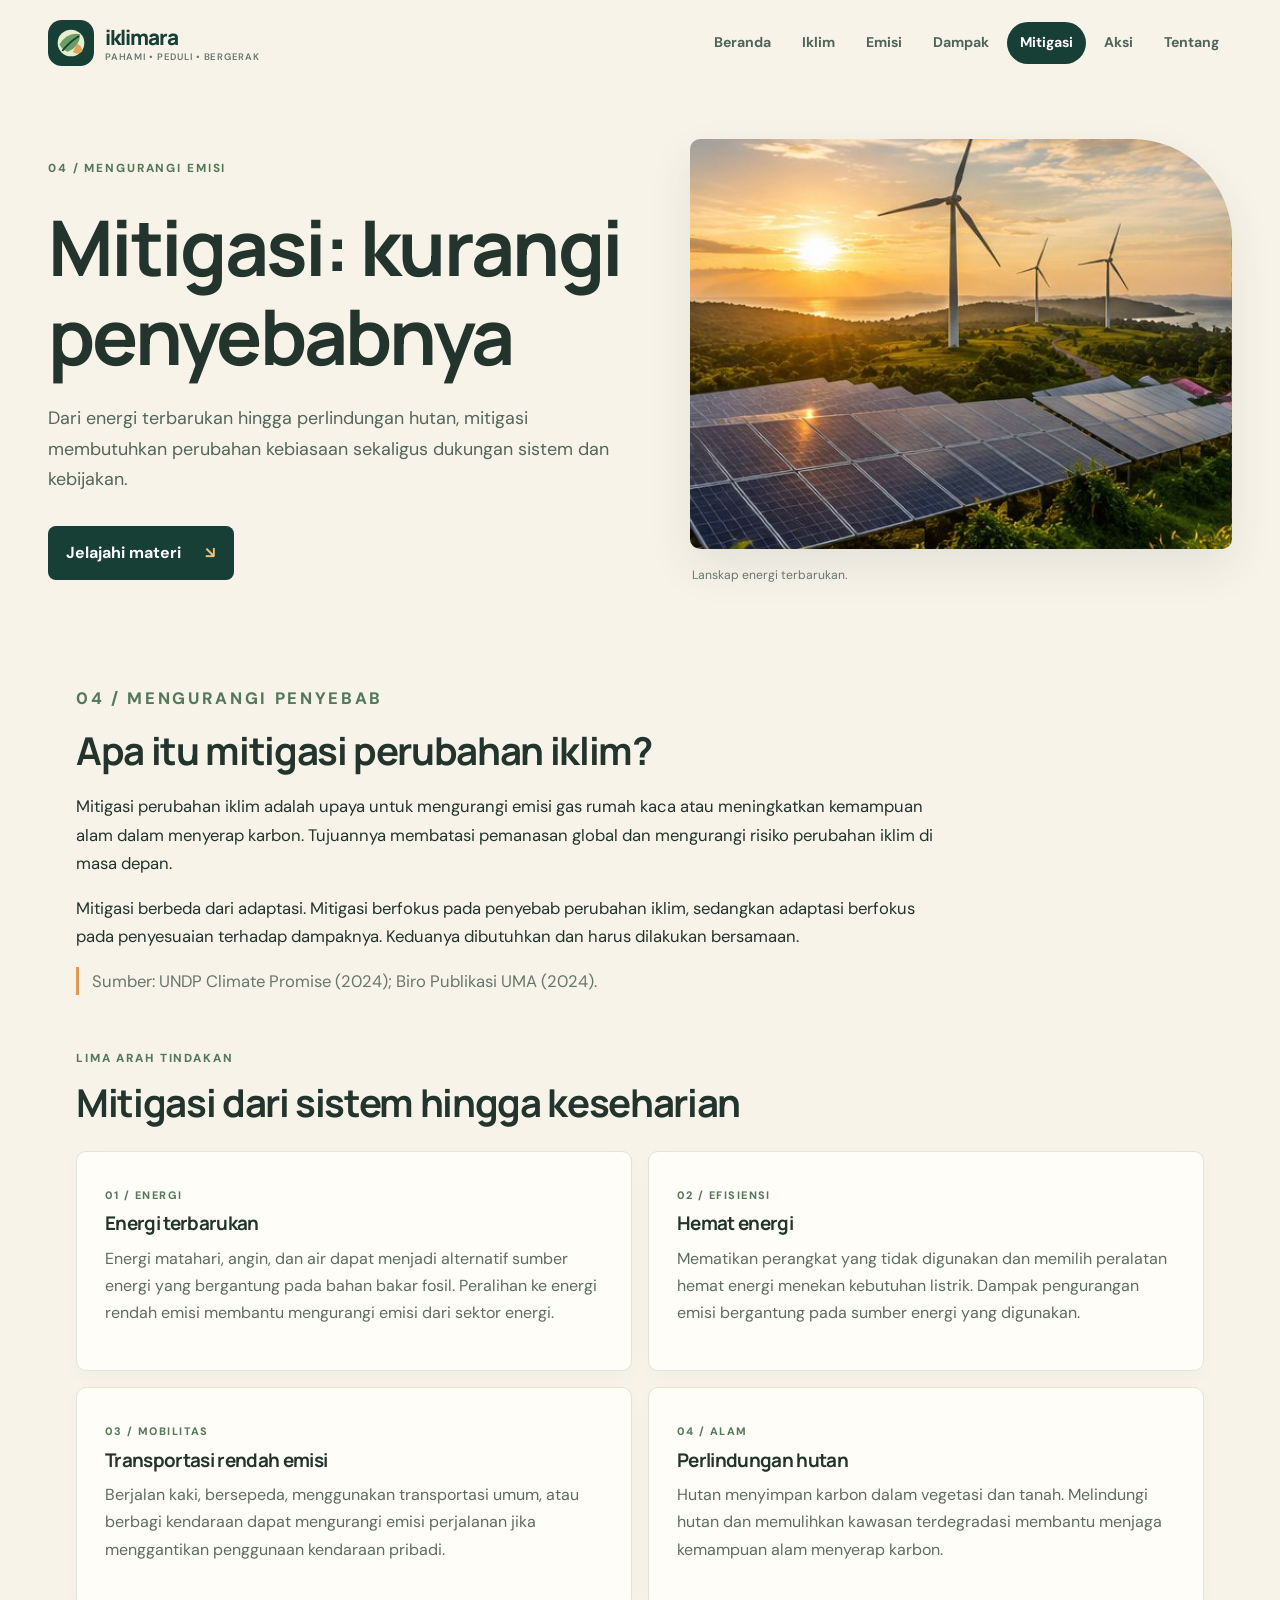
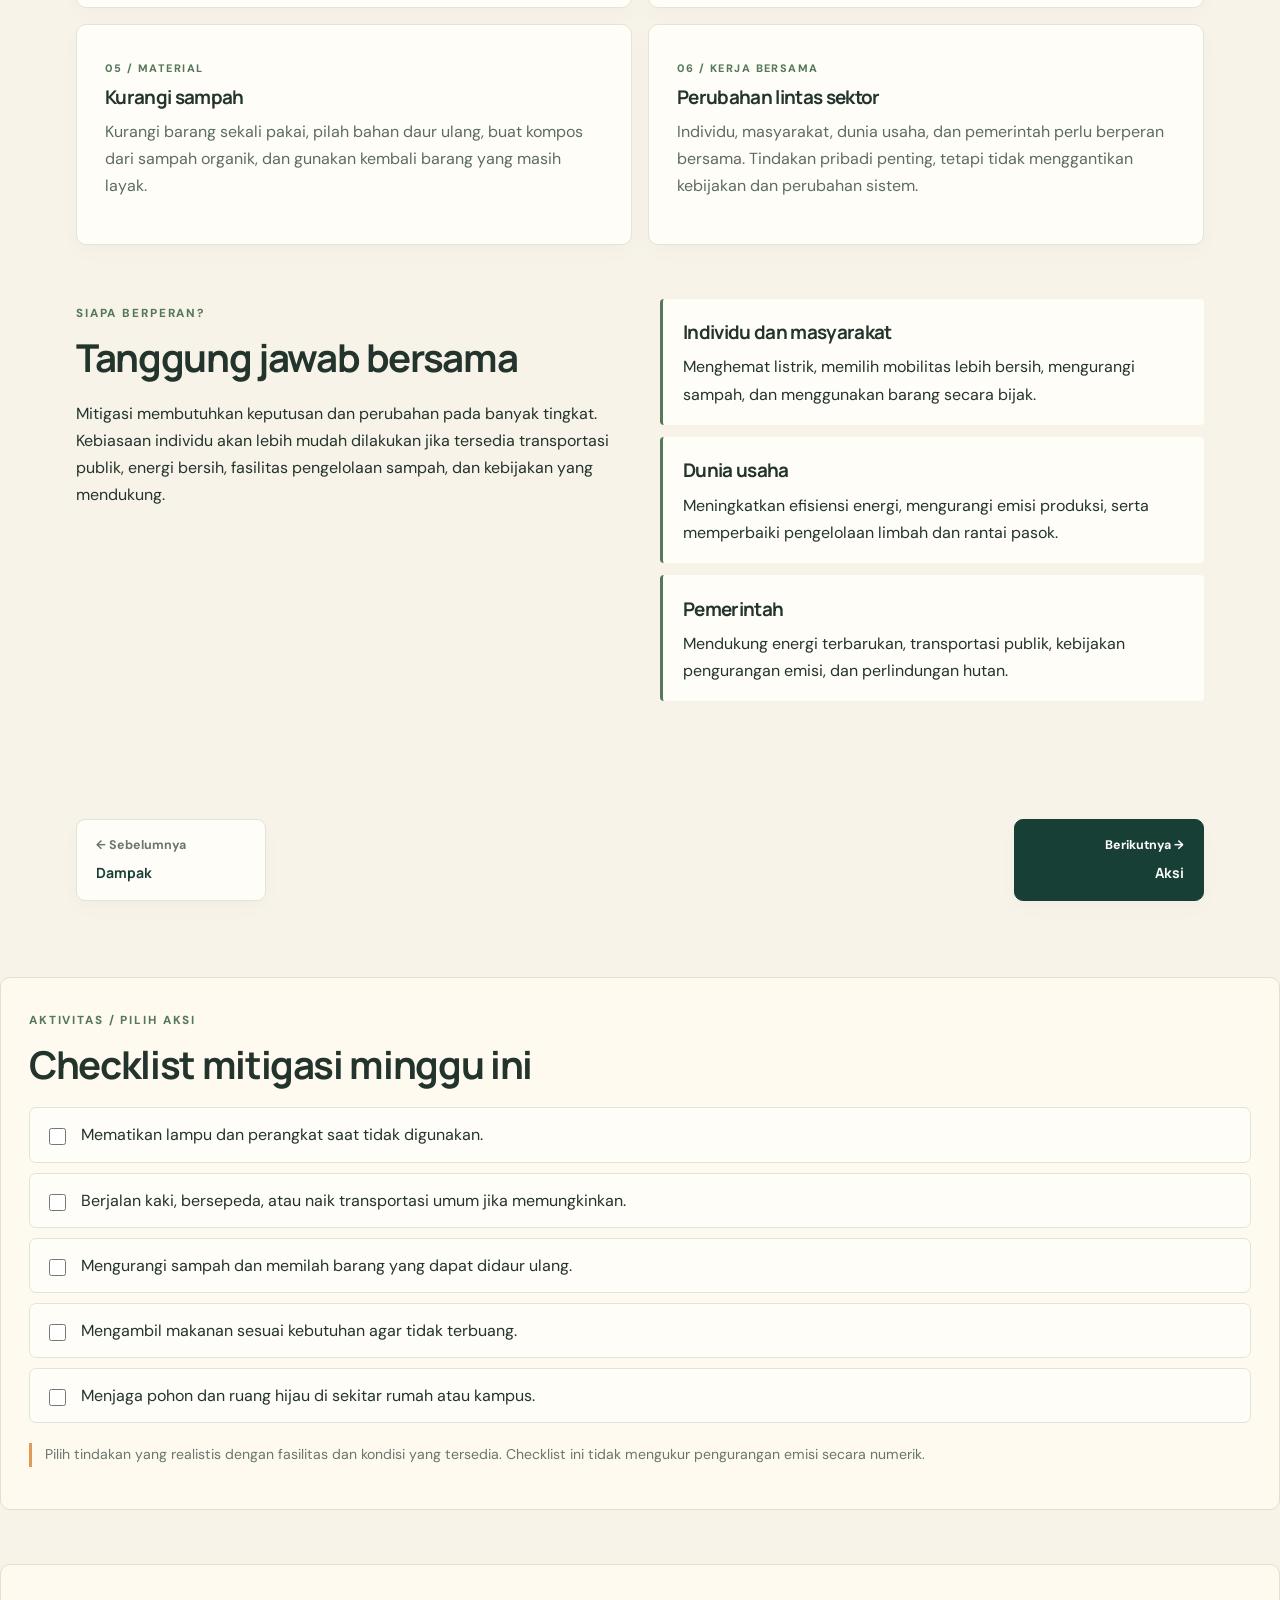
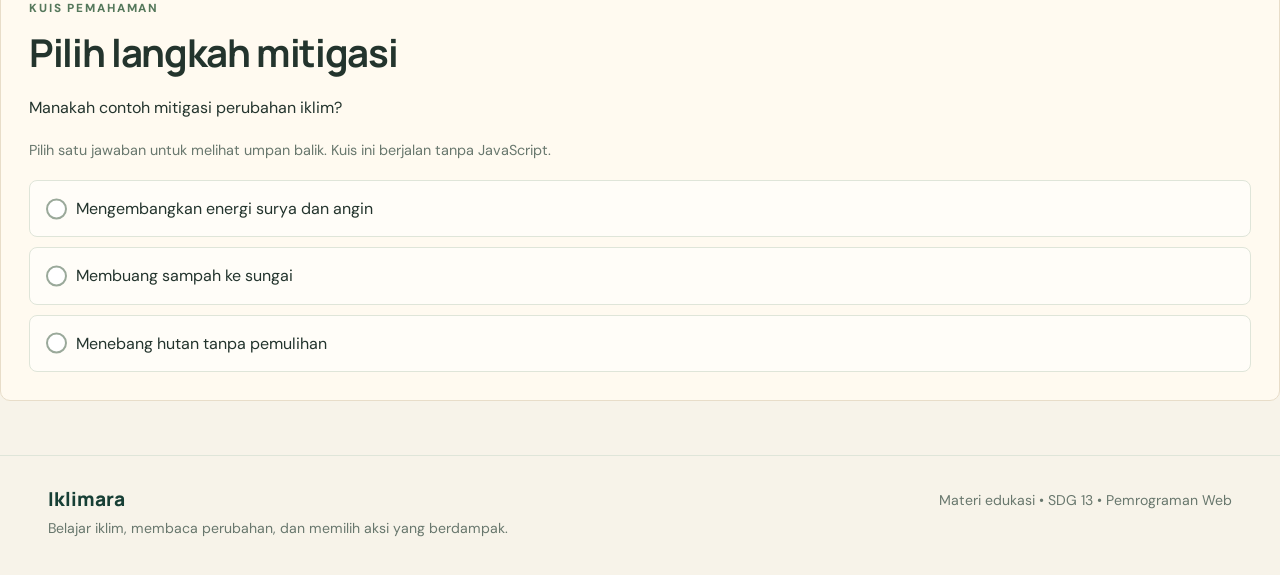
<file: mitigasi.html>
<!DOCTYPE html>
<html lang="id">
 <head>
  <meta charset="utf-8"/>
  <meta content="width=device-width, initial-scale=1" name="viewport"/>
  <meta content="Iklimara, ruang belajar perubahan iklim dan aksi iklim." name="description"/>
  <title>
   Mitigasi: kurangi penyebabnya &mdash; Iklimara
  </title>
  <link href="css/style.css" rel="stylesheet"/>
 </head>
 <body>
  <header class="topbar">
   <a class="brand" href="index.html">
    <img alt="Logo Iklimara" src="images/logo.svg"/>
    <span>
     iklimara
     <small>
      pahami &bull; peduli &bull; bergerak
     </small>
    </span>
   </a>
   <nav aria-label="Navigasi utama">
    <a class="" href="index.html">
     Beranda
    </a>
    <a class="" href="iklim.html">
     Iklim
    </a>
    <a class="" href="emisi.html">
     Emisi
    </a>
    <a class="" href="dampak.html">
     Dampak
    </a>
    <a class="active" href="mitigasi.html">
     Mitigasi
    </a>
    <a class="" href="aksi.html">
     Aksi
    </a>
    <a class="" href="tentang.html">
     Tentang
    </a>
   </nav>
  </header>
  <main>
   <section class="hero">
    <div class="hero-copy">
     <p class="eyebrow">
      04 / MENGURANGI EMISI
     </p>
     <h1>
      Mitigasi: kurangi penyebabnya
     </h1>
     <p class="lead">
      Dari energi terbarukan hingga perlindungan hutan, mitigasi membutuhkan perubahan kebiasaan sekaligus dukungan sistem dan kebijakan.
     </p>
     <a class="button" href="#mulai">
      Jelajahi materi
      <span>
       &searrow;
      </span>
     </a>
    </div>
    <figure class="hero-image">
     <img alt="Lanskap energi terbarukan." src="images/renewable.jpg"/>
     <figcaption>
      Lanskap energi terbarukan.
     </figcaption>
    </figure>
   </section>
   <div class="content" id="mulai">
    <section class="section prose">
     <p class="eyebrow">
      04 / MENGURANGI PENYEBAB
     </p>
     <h2>
      Apa itu mitigasi perubahan iklim?
     </h2>
     <p>
      Mitigasi perubahan iklim adalah upaya untuk mengurangi emisi gas rumah kaca atau meningkatkan kemampuan alam dalam menyerap karbon. Tujuannya membatasi pemanasan global dan mengurangi risiko perubahan iklim di masa depan.
     </p>
     <p>
      Mitigasi berbeda dari adaptasi. Mitigasi berfokus pada penyebab perubahan iklim, sedangkan adaptasi berfokus pada penyesuaian terhadap dampaknya. Keduanya dibutuhkan dan harus dilakukan bersamaan.
     </p>
     <p class="source">
      Sumber: UNDP Climate Promise (2024); Biro Publikasi UMA (2024).
     </p>
    </section>
    <section class="section">
     <div class="section-heading">
      <p class="eyebrow">
       LIMA ARAH TINDAKAN
      </p>
      <h2>
       Mitigasi dari sistem hingga keseharian
      </h2>
     </div>
     <div class="cards two">
      <article class="mini-card">
       <span>
        01 / ENERGI
       </span>
       <h3>
        Energi terbarukan
       </h3>
       <p>
        Energi matahari, angin, dan air dapat menjadi alternatif sumber energi yang bergantung pada bahan bakar fosil. Peralihan ke energi rendah emisi membantu mengurangi emisi dari sektor energi.
       </p>
      </article>
      <article class="mini-card">
       <span>
        02 / EFISIENSI
       </span>
       <h3>
        Hemat energi
       </h3>
       <p>
        Mematikan perangkat yang tidak digunakan dan memilih peralatan hemat energi menekan kebutuhan listrik. Dampak pengurangan emisi bergantung pada sumber energi yang digunakan.
       </p>
      </article>
      <article class="mini-card">
       <span>
        03 / MOBILITAS
       </span>
       <h3>
        Transportasi rendah emisi
       </h3>
       <p>
        Berjalan kaki, bersepeda, menggunakan transportasi umum, atau berbagi kendaraan dapat mengurangi emisi perjalanan jika menggantikan penggunaan kendaraan pribadi.
       </p>
      </article>
      <article class="mini-card">
       <span>
        04 / ALAM
       </span>
       <h3>
        Perlindungan hutan
       </h3>
       <p>
        Hutan menyimpan karbon dalam vegetasi dan tanah. Melindungi hutan dan memulihkan kawasan terdegradasi membantu menjaga kemampuan alam menyerap karbon.
       </p>
      </article>
      <article class="mini-card">
       <span>
        05 / MATERIAL
       </span>
       <h3>
        Kurangi sampah
       </h3>
       <p>
        Kurangi barang sekali pakai, pilah bahan daur ulang, buat kompos dari sampah organik, dan gunakan kembali barang yang masih layak.
       </p>
      </article>
      <article class="mini-card">
       <span>
        06 / KERJA BERSAMA
       </span>
       <h3>
        Perubahan lintas sektor
       </h3>
       <p>
        Individu, masyarakat, dunia usaha, dan pemerintah perlu berperan bersama. Tindakan pribadi penting, tetapi tidak menggantikan kebijakan dan perubahan sistem.
       </p>
      </article>
     </div>
    </section>
    <section class="section split">
     <div>
      <p class="eyebrow">
       SIAPA BERPERAN?
      </p>
      <h2>
       Tanggung jawab bersama
      </h2>
      <p>
       Mitigasi membutuhkan keputusan dan perubahan pada banyak tingkat. Kebiasaan individu akan lebih mudah dilakukan jika tersedia transportasi publik, energi bersih, fasilitas pengelolaan sampah, dan kebijakan yang mendukung.
      </p>
     </div>
     <div class="stack">
      <article>
       <h3>
        Individu dan masyarakat
       </h3>
       <p>
        Menghemat listrik, memilih mobilitas lebih bersih, mengurangi sampah, dan menggunakan barang secara bijak.
       </p>
      </article>
      <article>
       <h3>
        Dunia usaha
       </h3>
       <p>
        Meningkatkan efisiensi energi, mengurangi emisi produksi, serta memperbaiki pengelolaan limbah dan rantai pasok.
       </p>
      </article>
      <article>
       <h3>
        Pemerintah
       </h3>
       <p>
        Mendukung energi terbarukan, transportasi publik, kebijakan pengurangan emisi, dan perlindungan hutan.
       </p>
      </article>
     </div>
    </section>
   </div>
   <nav aria-label="Navigasi halaman" class="page-navigation">
    <a class="page-nav-link previous" href="dampak.html">
     <span>
      &larr; Sebelumnya
     </span>
     <strong>
      Dampak
     </strong>
    </a>
    <a class="page-nav-link next" href="aksi.html">
     <span>
      Berikutnya &rarr;
     </span>
     <strong>
      Aksi
     </strong>
    </a>
   </nav>
  </main>
  <section class="section reflection">
   <p class="eyebrow">
    AKTIVITAS / PILIH AKSI
   </p>
   <h2>
    Checklist mitigasi minggu ini
   </h2>
   <div class="checklist">
    <label>
     <input type="checkbox"/>
     Mematikan lampu dan perangkat saat tidak digunakan.
    </label>
    <label>
     <input type="checkbox"/>
     Berjalan kaki, bersepeda, atau naik transportasi umum jika memungkinkan.
    </label>
    <label>
     <input type="checkbox"/>
     Mengurangi sampah dan memilah barang yang dapat didaur ulang.
    </label>
    <label>
     <input type="checkbox"/>
     Mengambil makanan sesuai kebutuhan agar tidak terbuang.
    </label>
    <label>
     <input type="checkbox"/>
     Menjaga pohon dan ruang hijau di sekitar rumah atau kampus.
    </label>
   </div>
   <p class="note">
    Pilih tindakan yang realistis dengan fasilitas dan kondisi yang tersedia. Checklist ini tidak mengukur pengurangan emisi secara numerik.
   </p>
  </section>
  <section class="section reflection quiz-section">
   <p class="eyebrow">
    KUIS PEMAHAMAN
   </p>
   <h2>
    Pilih langkah mitigasi
   </h2>
   <p>
    Manakah contoh mitigasi perubahan iklim?
   </p>
   <p class="quiz-hint">
    Pilih satu jawaban untuk melihat umpan balik. Kuis ini berjalan tanpa JavaScript.
   </p>
   <div class="quiz-options">
    <div class="quiz-option">
     <input id="mitigasi-a" name="quiz-mitigasi" type="radio"/>
     <label for="mitigasi-a">
      Mengembangkan energi surya dan angin
     </label>
     <p class="quiz-feedback correct">
      Benar! Jawabanmu tepat.
     </p>
    </div>
    <div class="quiz-option">
     <input id="mitigasi-b" name="quiz-mitigasi" type="radio"/>
     <label for="mitigasi-b">
      Membuang sampah ke sungai
     </label>
     <p class="quiz-feedback incorrect">
      Belum tepat. Coba pikirkan kembali materi di halaman ini.
     </p>
    </div>
    <div class="quiz-option">
     <input id="mitigasi-c" name="quiz-mitigasi" type="radio"/>
     <label for="mitigasi-c">
      Menebang hutan tanpa pemulihan
     </label>
     <p class="quiz-feedback incorrect">
      Belum tepat. Coba pikirkan kembali materi di halaman ini.
     </p>
    </div>
   </div>
  </section>
  <footer>
   <div>
    <b>
     Iklimara
    </b>
    <p>
     Belajar iklim, membaca perubahan, dan memilih aksi yang berdampak.
    </p>
   </div>
   <p>
    Materi edukasi &bull; SDG 13 &bull; Pemrograman Web
   </p>
  </footer>
 </body>
</html>
</file>
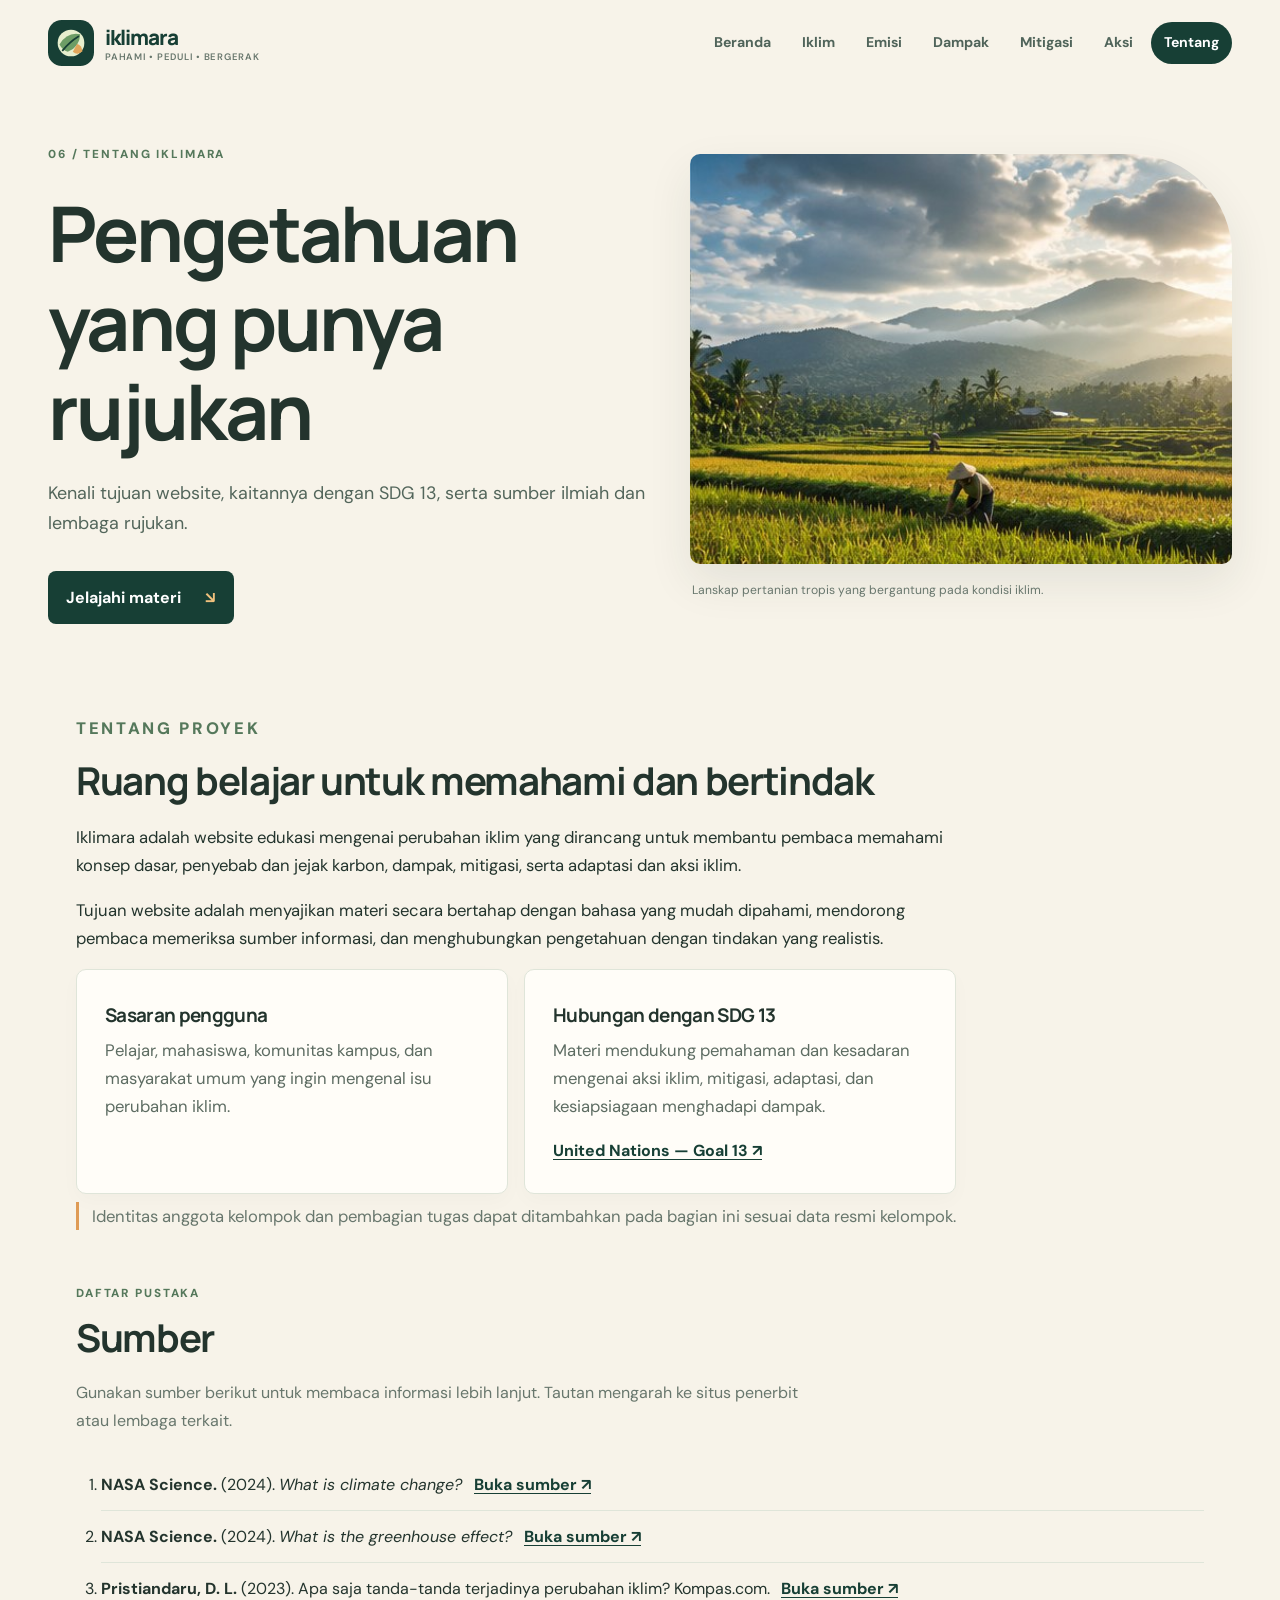
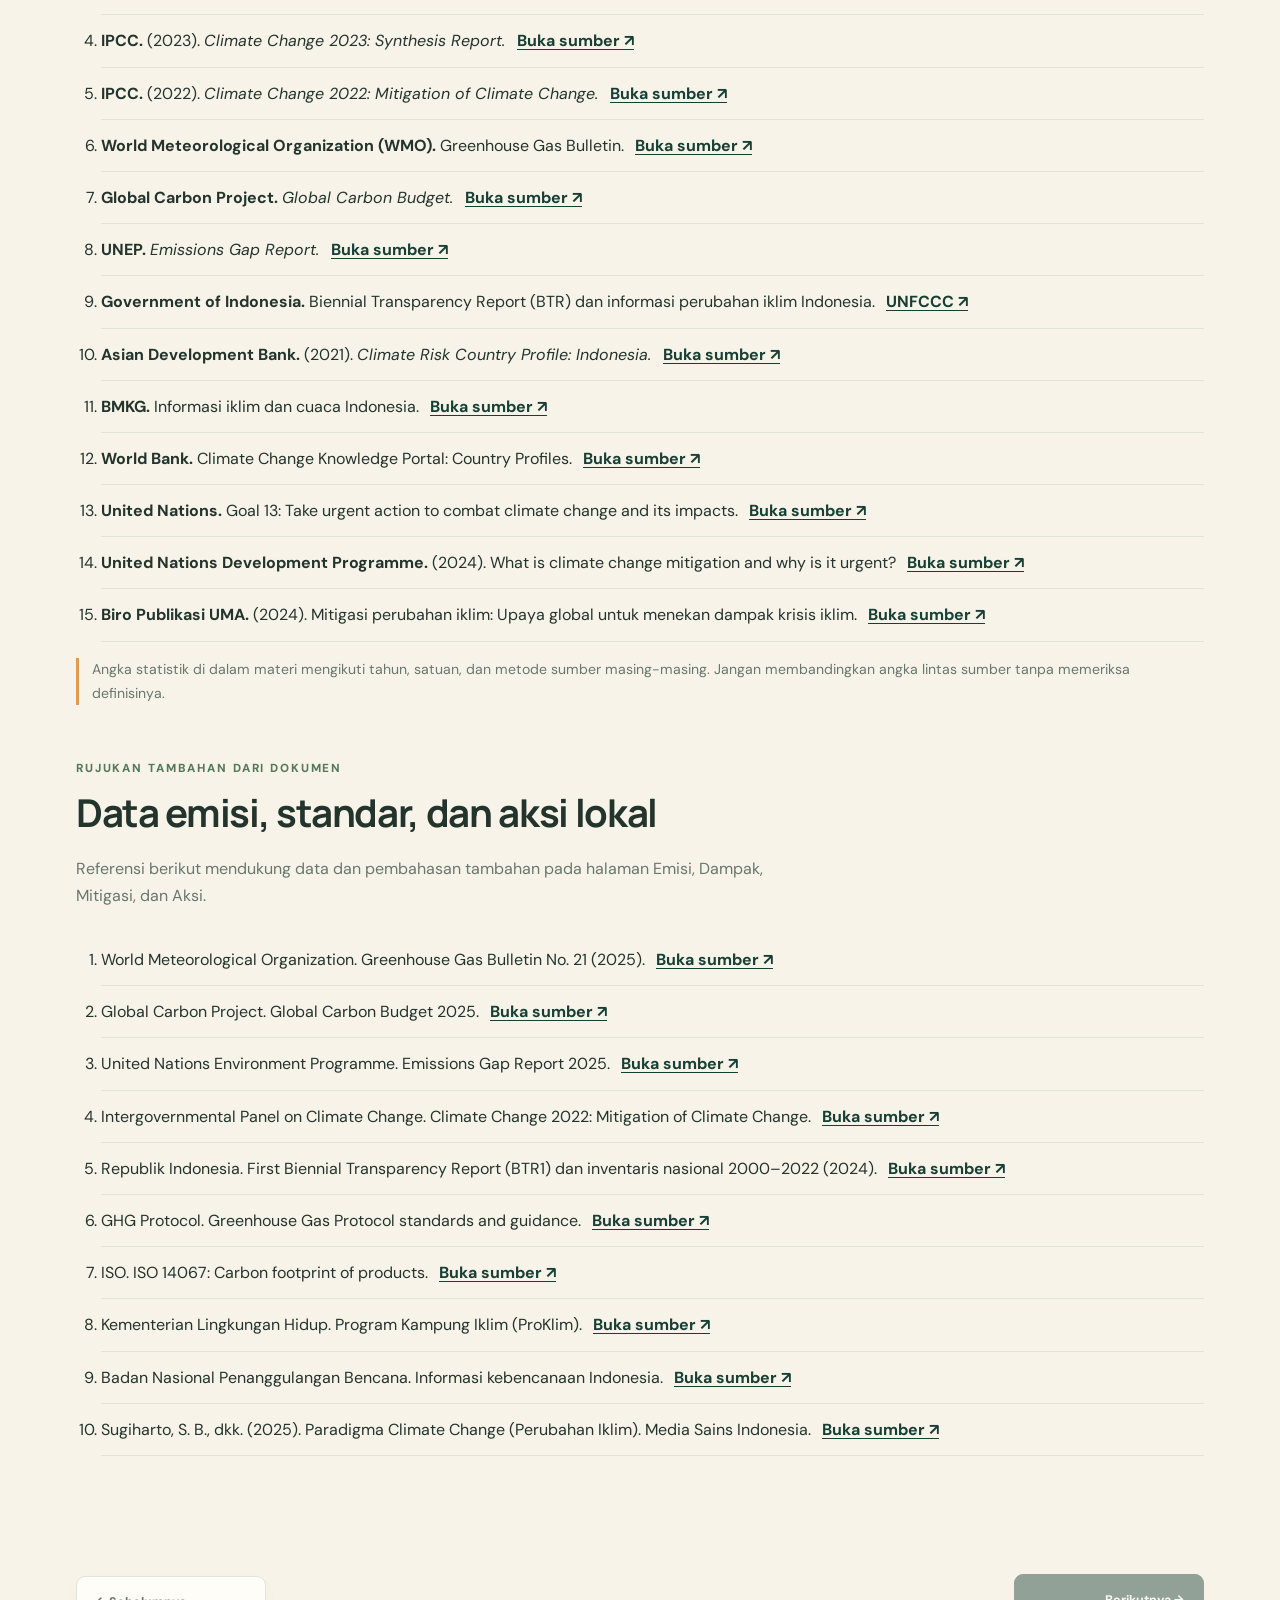
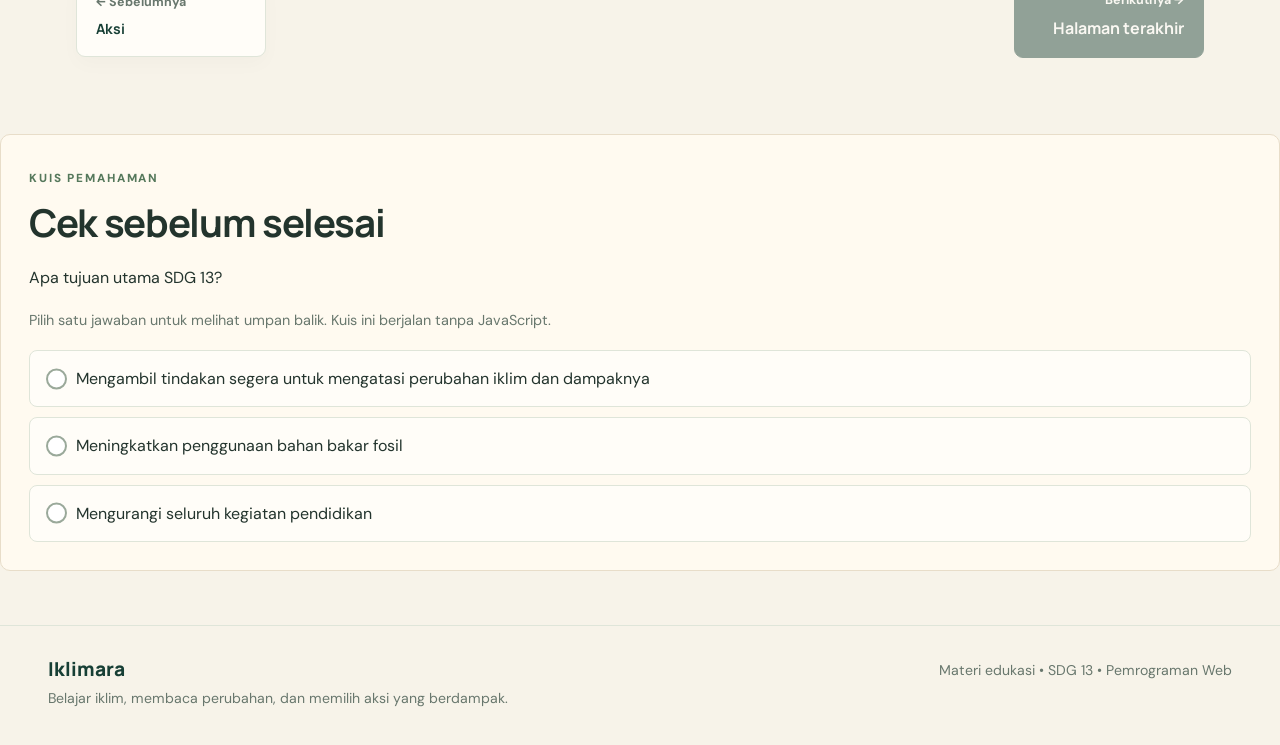
<file: tentang.html>
<!DOCTYPE html>
<html lang="id">
 <head>
  <meta charset="utf-8"/>
  <meta content="width=device-width, initial-scale=1" name="viewport"/>
  <meta content="Iklimara, ruang belajar perubahan iklim dan aksi iklim." name="description"/>
  <title>
   Pengetahuan yang punya rujukan &mdash; Iklimara
  </title>
  <link href="css/style.css" rel="stylesheet"/>
 </head>
 <body>
  <header class="topbar">
   <a class="brand" href="index.html">
    <img alt="Logo Iklimara" src="images/logo.svg"/>
    <span>
     iklimara
     <small>
      pahami &bull; peduli &bull; bergerak
     </small>
    </span>
   </a>
   <nav aria-label="Navigasi utama">
    <a class="" href="index.html">
     Beranda
    </a>
    <a class="" href="iklim.html">
     Iklim
    </a>
    <a class="" href="emisi.html">
     Emisi
    </a>
    <a class="" href="dampak.html">
     Dampak
    </a>
    <a class="" href="mitigasi.html">
     Mitigasi
    </a>
    <a class="" href="aksi.html">
     Aksi
    </a>
    <a class="active" href="tentang.html">
     Tentang
    </a>
   </nav>
  </header>
  <main>
   <section class="hero">
    <div class="hero-copy">
     <p class="eyebrow">
      06 / TENTANG IKLIMARA
     </p>
     <h1>
      Pengetahuan yang punya rujukan
     </h1>
     <p class="lead">
      Kenali tujuan website, kaitannya dengan SDG 13, serta sumber ilmiah dan lembaga rujukan.
     </p>
     <a class="button" href="#mulai">
      Jelajahi materi
      <span>
       &searrow;
      </span>
     </a>
    </div>
    <figure class="hero-image">
     <img alt="Lanskap pertanian tropis yang bergantung pada kondisi iklim." src="images/farm.jpg"/>
     <figcaption>
      Lanskap pertanian tropis yang bergantung pada kondisi iklim.
     </figcaption>
    </figure>
   </section>
   <div class="content" id="mulai">
    <section class="section prose">
     <p class="eyebrow">
      TENTANG PROYEK
     </p>
     <h2>
      Ruang belajar untuk memahami dan bertindak
     </h2>
     <p>
      Iklimara adalah website edukasi mengenai perubahan iklim yang dirancang untuk membantu pembaca memahami konsep dasar, penyebab dan jejak karbon, dampak, mitigasi, serta adaptasi dan aksi iklim.
     </p>
     <p>
      Tujuan website adalah menyajikan materi secara bertahap dengan bahasa yang mudah dipahami, mendorong pembaca memeriksa sumber informasi, dan menghubungkan pengetahuan dengan tindakan yang realistis.
     </p>
     <div class="cards two">
      <article class="mini-card">
       <h3>
        Sasaran pengguna
       </h3>
       <p>
        Pelajar, mahasiswa, komunitas kampus, dan masyarakat umum yang ingin mengenal isu perubahan iklim.
       </p>
      </article>
      <article class="mini-card">
       <h3>
        Hubungan dengan SDG 13
       </h3>
       <p>
        Materi mendukung pemahaman dan kesadaran mengenai aksi iklim, mitigasi, adaptasi, dan kesiapsiagaan menghadapi dampak.
       </p>
       <a href="https://sdgs.un.org/goals/goal13" rel="noopener" target="_blank">
        United Nations &mdash; Goal 13 &nearrow;
       </a>
      </article>
     </div>
     <p class="note">
      Identitas anggota kelompok dan pembagian tugas dapat ditambahkan pada bagian ini sesuai data resmi kelompok.
     </p>
    </section>
    <section class="section">
     <div class="section-heading">
      <p class="eyebrow">
       DAFTAR PUSTAKA
      </p>
      <h2>
       Sumber
      </h2>
      <p>
       Gunakan sumber berikut untuk membaca informasi lebih lanjut. Tautan mengarah ke situs penerbit atau lembaga terkait.
      </p>
     </div>
     <ol class="references">
      <li>
       <b>
        NASA Science.
       </b>
       (2024).
       <i>
        What is climate change?
       </i>
       <a href="https://science.nasa.gov/climate-change/what-is-climate-change/" rel="noopener" target="_blank">
        Buka sumber &nearrow;
       </a>
      </li>
      <li>
       <b>
        NASA Science.
       </b>
       (2024).
       <i>
        What is the greenhouse effect?
       </i>
       <a href="https://science.nasa.gov/climate-change/faq/what-is-the-greenhouse-effect/" rel="noopener" target="_blank">
        Buka sumber &nearrow;
       </a>
      </li>
      <li>
       <b>
        Pristiandaru, D. L.
       </b>
       (2023). Apa saja tanda-tanda terjadinya perubahan iklim? Kompas.com.
       <a href="https://lestari.kompas.com/read/2023/08/01/130000086/apa-saja-tanda-tanda-terjadinya-perubahan-iklim-" rel="noopener" target="_blank">
        Buka sumber &nearrow;
       </a>
      </li>
      <li>
       <b>
        IPCC.
       </b>
       (2023).
       <i>
        Climate Change 2023: Synthesis Report.
       </i>
       <a href="https://www.ipcc.ch/report/ar6/syr/" rel="noopener" target="_blank">
        Buka sumber &nearrow;
       </a>
      </li>
      <li>
       <b>
        IPCC.
       </b>
       (2022).
       <i>
        Climate Change 2022: Mitigation of Climate Change.
       </i>
       <a href="https://www.ipcc.ch/report/ar6/wg3/" rel="noopener" target="_blank">
        Buka sumber &nearrow;
       </a>
      </li>
      <li>
       <b>
        World Meteorological Organization (WMO).
       </b>
       Greenhouse Gas Bulletin.
       <a href="https://wmo.int/publication-series/wmo-greenhouse-gas-bulletin" rel="noopener" target="_blank">
        Buka sumber &nearrow;
       </a>
      </li>
      <li>
       <b>
        Global Carbon Project.
       </b>
       <i>
        Global Carbon Budget.
       </i>
       <a href="https://globalcarbonbudget.org/" rel="noopener" target="_blank">
        Buka sumber &nearrow;
       </a>
      </li>
      <li>
       <b>
        UNEP.
       </b>
       <i>
        Emissions Gap Report.
       </i>
       <a href="https://www.unep.org/resources/emissions-gap-report" rel="noopener" target="_blank">
        Buka sumber &nearrow;
       </a>
      </li>
      <li>
       <b>
        Government of Indonesia.
       </b>
       Biennial Transparency Report (BTR) dan informasi perubahan iklim Indonesia.
       <a href="https://unfccc.int/" rel="noopener" target="_blank">
        UNFCCC &nearrow;
       </a>
      </li>
      <li>
       <b>
        Asian Development Bank.
       </b>
       (2021).
       <i>
        Climate Risk Country Profile: Indonesia.
       </i>
       <a href="https://www.adb.org/publications/climate-risk-country-profile-indonesia" rel="noopener" target="_blank">
        Buka sumber &nearrow;
       </a>
      </li>
      <li>
       <b>
        BMKG.
       </b>
       Informasi iklim dan cuaca Indonesia.
       <a href="https://www.bmkg.go.id/" rel="noopener" target="_blank">
        Buka sumber &nearrow;
       </a>
      </li>
      <li>
       <b>
        World Bank.
       </b>
       Climate Change Knowledge Portal: Country Profiles.
       <a href="https://climateknowledgeportal.worldbank.org/country-profiles/" rel="noopener" target="_blank">
        Buka sumber &nearrow;
       </a>
      </li>
      <li>
       <b>
        United Nations.
       </b>
       Goal 13: Take urgent action to combat climate change and its impacts.
       <a href="https://sdgs.un.org/goals/goal13" rel="noopener" target="_blank">
        Buka sumber &nearrow;
       </a>
      </li>
      <li>
       <b>
        United Nations Development Programme.
       </b>
       (2024). What is climate change mitigation and why is it urgent?
       <a href="https://climatepromise.undp.org/news-and-stories/what-climate-change-mitigation-and-why-it-urgent" rel="noopener" target="_blank">
        Buka sumber &nearrow;
       </a>
      </li>
      <li>
       <b>
        Biro Publikasi UMA.
       </b>
       (2024). Mitigasi perubahan iklim: Upaya global untuk menekan dampak krisis iklim.
       <a href="https://bpjiid.uma.ac.id/2024/10/11/mitigasi-perubahan-iklim-upaya-global-untuk-menekan-dampak-krisis-iklim/" rel="noopener" target="_blank">
        Buka sumber &nearrow;
       </a>
      </li>
     </ol>
     <p class="note">
      Angka statistik di dalam materi mengikuti tahun, satuan, dan metode sumber masing-masing. Jangan membandingkan angka lintas sumber tanpa memeriksa definisinya.
     </p>
    </section>
    <section class="section">
     <div class="section-heading">
      <p class="eyebrow">
       RUJUKAN TAMBAHAN DARI DOKUMEN
      </p>
      <h2>
       Data emisi, standar, dan aksi lokal
      </h2>
      <p>
       Referensi berikut mendukung data dan pembahasan tambahan pada halaman Emisi, Dampak, Mitigasi, dan Aksi.
      </p>
     </div>
     <ol class="references">
      <li>
       World Meteorological Organization. Greenhouse Gas Bulletin No. 21 (2025).
       <a href="https://wmo.int/publication-series/wmo-greenhouse-gas-bulletin" rel="noopener noreferrer" target="_blank">
        Buka sumber &nearrow;
       </a>
      </li>
      <li>
       Global Carbon Project. Global Carbon Budget 2025.
       <a href="https://globalcarbonbudget.org/" rel="noopener noreferrer" target="_blank">
        Buka sumber &nearrow;
       </a>
      </li>
      <li>
       United Nations Environment Programme. Emissions Gap Report 2025.
       <a href="https://www.unep.org/resources/emissions-gap-report-2025" rel="noopener noreferrer" target="_blank">
        Buka sumber &nearrow;
       </a>
      </li>
      <li>
       Intergovernmental Panel on Climate Change. Climate Change 2022: Mitigation of Climate Change.
       <a href="https://www.ipcc.ch/report/ar6/wg3/" rel="noopener noreferrer" target="_blank">
        Buka sumber &nearrow;
       </a>
      </li>
      <li>
       Republik Indonesia. First Biennial Transparency Report (BTR1) dan inventaris nasional 2000&ndash;2022 (2024).
       <a href="https://unfccc.int/" rel="noopener noreferrer" target="_blank">
        Buka sumber &nearrow;
       </a>
      </li>
      <li>
       GHG Protocol. Greenhouse Gas Protocol standards and guidance.
       <a href="https://ghgprotocol.org/" rel="noopener noreferrer" target="_blank">
        Buka sumber &nearrow;
       </a>
      </li>
      <li>
       ISO. ISO 14067: Carbon footprint of products.
       <a href="https://www.iso.org/standard/71206.html" rel="noopener noreferrer" target="_blank">
        Buka sumber &nearrow;
       </a>
      </li>
      <li>
       Kementerian Lingkungan Hidup. Program Kampung Iklim (ProKlim).
       <a href="https://www.kemenlh.go.id/contents/16/Program-Kampung-Iklim-Proklim" rel="noopener noreferrer" target="_blank">
        Buka sumber &nearrow;
       </a>
      </li>
      <li>
       Badan Nasional Penanggulangan Bencana. Informasi kebencanaan Indonesia.
       <a href="https://www.bnpb.go.id/" rel="noopener noreferrer" target="_blank">
        Buka sumber &nearrow;
       </a>
      </li>
      <li>
       Sugiharto, S. B., dkk. (2025). Paradigma Climate Change (Perubahan Iklim). Media Sains Indonesia.
       <a href="https://www.researchgate.net/profile/Ratna-Masum/publication/391808305_PARADIGMA_CLIMATE_CHANGE_PERUBAHAN_IKLIM/links/6827e8918a76251f22e251df/PARADIGMA_CLIMATE_CHANGE_PERUBAHAN_IKLIM.pdf" rel="noopener noreferrer" target="_blank">
        Buka sumber &nearrow;
       </a>
      </li>
     </ol>
    </section>
   </div>
   <nav aria-label="Navigasi halaman" class="page-navigation">
    <a class="page-nav-link previous" href="aksi.html">
     <span>
      &larr; Sebelumnya
     </span>
     <strong>
      Aksi
     </strong>
    </a>
    <span aria-disabled="true" class="page-nav-link next disabled">
     <span>
      Berikutnya &rarr;
     </span>
     <strong>
      Halaman terakhir
     </strong>
    </span>
   </nav>
  </main>
  <section class="section reflection quiz-section">
   <p class="eyebrow">
    KUIS PEMAHAMAN
   </p>
   <h2>
    Cek sebelum selesai
   </h2>
   <p>
    Apa tujuan utama SDG 13?
   </p>
   <p class="quiz-hint">
    Pilih satu jawaban untuk melihat umpan balik. Kuis ini berjalan tanpa JavaScript.
   </p>
   <div class="quiz-options">
    <div class="quiz-option">
     <input id="tentang-a" name="quiz-tentang" type="radio"/>
     <label for="tentang-a">
      Mengambil tindakan segera untuk mengatasi perubahan iklim dan dampaknya
     </label>
     <p class="quiz-feedback correct">
      Benar! Jawabanmu tepat.
     </p>
    </div>
    <div class="quiz-option">
     <input id="tentang-b" name="quiz-tentang" type="radio"/>
     <label for="tentang-b">
      Meningkatkan penggunaan bahan bakar fosil
     </label>
     <p class="quiz-feedback incorrect">
      Belum tepat. Coba pikirkan kembali materi di halaman ini.
     </p>
    </div>
    <div class="quiz-option">
     <input id="tentang-c" name="quiz-tentang" type="radio"/>
     <label for="tentang-c">
      Mengurangi seluruh kegiatan pendidikan
     </label>
     <p class="quiz-feedback incorrect">
      Belum tepat. Coba pikirkan kembali materi di halaman ini.
     </p>
    </div>
   </div>
  </section>
  <footer>
   <div>
    <b>
     Iklimara
    </b>
    <p>
     Belajar iklim, membaca perubahan, dan memilih aksi yang berdampak.
    </p>
   </div>
   <p>
    Materi edukasi &bull; SDG 13 &bull; Pemrograman Web
   </p>
  </footer>
 </body>
</html>
</file>
<file: css/style.css>
@import url('https://fonts.googleapis.com/css2?family=DM+Sans:wght@400;500;600;700&family=Manrope:wght@400;500;600;700;800&display=swap');
:root{--forest:#173f35;--moss:#55785b;--sage:#dce6d0;--cream:#f7f3e9;--paper:#fffdf8;--ink:#23342d;--muted:#68776d;--orange:#df9b55;--line:#dfe5d9;--shadow:0 18px 45px rgba(29,60,47,.09)}*{box-sizing:border-box}html{scroll-behavior:smooth}body{margin:0;background:var(--cream);color:var(--ink);font-family:'DM Sans',sans-serif;line-height:1.7}h1,h2,h3{font-family:Manrope,sans-serif;line-height:1.16;letter-spacing:-.035em}h1{font-size:clamp(2.8rem,6vw,5.4rem);max-width:760px;margin:.3em 0}h2{font-size:clamp(1.7rem,3vw,2.65rem);margin:.25em 0 .5em}h3{font-size:1.18rem;margin:.35em 0 .5em}p{margin:.5em 0 1em}a{color:var(--forest);text-underline-offset:3px}.topbar{max-width:1240px;margin:auto;padding:20px 28px;display:flex;align-items:center;justify-content:space-between;gap:24px}.brand{display:flex;align-items:center;gap:11px;text-decoration:none;color:var(--forest);font:800 1.3rem Manrope,sans-serif;letter-spacing:-.05em}.brand img{width:46px;height:46px}.brand small{display:block;font:600 .59rem 'DM Sans',sans-serif;letter-spacing:.08em;text-transform:uppercase;color:var(--muted)}nav{display:flex;align-items:center;gap:5px;flex-wrap:wrap}nav a{padding:9px 13px;border-radius:999px;text-decoration:none;font-size:.88rem;font-weight:700;color:#50645a}nav a:hover,nav a.active{background:var(--forest);color:#fff}.hero{max-width:1240px;margin:18px auto 42px;padding:35px 28px 48px;display:grid;grid-template-columns:1.05fr .95fr;align-items:center;gap:42px}.eyebrow{font-size:.73rem;font-weight:800;letter-spacing:.16em;text-transform:uppercase;color:var(--moss)}.lead{font-size:1.12rem;color:#53665b;max-width:620px}.button{display:inline-flex;gap:24px;align-items:center;background:var(--forest);color:#fff;text-decoration:none;padding:13px 18px;border-radius:8px;font-weight:700;margin-top:14px}.button span{color:#f0c17d}.hero-image{margin:0;position:relative}.hero-image img{width:100%;height:410px;object-fit:cover;border-radius:10px 100px 10px 10px;box-shadow:var(--shadow)}figcaption{font-size:.76rem;color:var(--muted);padding:8px 2px}.content{max-width:1184px;margin:0 auto;padding:0 28px 64px}.section{margin:28px 0 54px}.section-heading{max-width:740px;margin-bottom:25px}.section-heading>p:last-child{color:var(--muted)}.intro-grid{display:grid;grid-template-columns:1.3fr .7fr;gap:18px}.feature-card,.quote-card,.mini-card,.reflection,.plan{padding:28px;border-radius:10px}.dark{background:var(--forest);color:#fff}.dark .eyebrow,.dark .text-link{color:#f2c184}.dark p{color:#e0e9dd}.quote-card{background:#e4ead7;border:1px solid #d4dfc7}.big-number{font:800 3rem Manrope;color:var(--moss)}.text-link{font-weight:800;text-decoration:none}.cards{display:grid;gap:16px}.three{grid-template-columns:repeat(3,minmax(0,1fr))}.two{grid-template-columns:repeat(2,minmax(0,1fr))}.mini-card{background:var(--paper);border:1px solid var(--line);box-shadow:0 7px 20px rgba(25,60,43,.025)}.mini-card>span{font-size:.68rem;letter-spacing:.13em;color:var(--moss);font-weight:800}.mini-card p{color:#5d6c62}.mini-card a{font-weight:700}.accent{background:#f0e1c8}.stats{display:grid;grid-template-columns:repeat(3,1fr);background:#e3e9da;border-radius:10px;padding:28px;gap:25px}.stats div{display:flex;flex-direction:column}.stats strong{font:800 2rem Manrope;color:var(--forest)}.stats span{line-height:1.45}.stats small{color:var(--muted);margin-top:9px}.reflection{background:#fffaf0;border:1px solid #e8ddc9}.reflection h2{max-width:700px}.reflection details{border-top:1px solid var(--line);padding:13px 0}.reflection summary{font-weight:800;cursor:pointer}.reflection details p{margin:12px 0 2px;color:#5b6a60}.prose{max-width:880px}.prose p{font-size:1.04rem}.source,.note{font-size:.88rem;color:var(--muted);border-left:3px solid var(--orange);padding-left:13px}.split{display:grid;grid-template-columns:1fr 1fr;gap:40px;align-items:start}.process{display:grid;gap:10px}.process div{display:flex;align-items:center;gap:15px;padding:16px;background:var(--paper);border:1px solid var(--line);border-radius:8px}.process b{display:grid;place-items:center;background:var(--forest);color:#fff;border-radius:50%;width:38px;height:38px;flex-shrink:0}.stack{display:grid;gap:12px}.stack article{padding:17px 20px;background:var(--paper);border-left:3px solid var(--moss);border-radius:4px}.stack p{margin-bottom:0}.checklist,.days{display:grid;gap:10px;margin:20px 0}.checklist label,.days label{display:flex;gap:12px;align-items:flex-start;padding:13px 15px;background:var(--paper);border:1px solid var(--line);border-radius:7px;cursor:pointer}.checklist input,.days input{margin-top:7px;accent-color:var(--forest);width:17px;height:17px;flex-shrink:0}.days label{padding:17px}.days span{display:grid}.days small{color:var(--muted);font-size:.92rem}.plan{background:#e4eadb}.references{padding-left:25px}.references li{padding:12px 0;border-bottom:1px solid var(--line)}.references li a{display:inline-block;margin-left:7px;font-weight:700}ul{padding-left:19px}li{padding:3px 0}footer{border-top:1px solid var(--line);padding:30px max(28px,calc((100% - 1184px)/2));display:flex;justify-content:space-between;gap:30px;color:var(--muted);font-size:.88rem}footer b{font:800 1.2rem Manrope;color:var(--forest)}footer p{margin:.25em 0}@media(max-width:900px){.topbar{align-items:flex-start;flex-direction:column}.hero{grid-template-columns:1fr;gap:20px;padding-top:15px}.hero-image img{height:340px}.three{grid-template-columns:repeat(2,minmax(0,1fr))}.intro-grid,.split{grid-template-columns:1fr}.stats{grid-template-columns:1fr}.stats div{border-bottom:1px solid #ccd7c6;padding-bottom:15px}.stats div:last-child{border:0;padding:0}}@media(max-width:560px){.topbar{padding:16px}.topbar nav{gap:3px}nav a{font-size:.78rem;padding:7px 9px}.hero{padding:10px 18px 28px;margin-top:8px}.hero-image img{height:270px;border-radius:8px 65px 8px 8px}.content{padding:0 18px 35px}.three,.two{grid-template-columns:1fr}.feature-card,.quote-card,.mini-card,.reflection,.plan{padding:21px}footer{padding:25px 18px;flex-direction:column;gap:8px}h1{font-size:2.8rem}.stats{padding:22px}}

/* Navigasi halaman tambahan; mengikuti identitas visual Iklimara sebelumnya */
.page-navigation{max-width:1184px;margin:0 auto;padding:0 28px 48px;display:flex;justify-content:space-between;gap:18px}
.page-nav-link{display:flex;flex-direction:column;gap:4px;min-width:190px;padding:15px 19px;border:1px solid var(--line);border-radius:9px;background:var(--paper);text-decoration:none;box-shadow:0 7px 20px rgba(25,60,43,.025);transition:transform .18s ease,background .18s ease}
.page-nav-link span{font-size:.78rem;color:var(--muted);font-weight:700}.page-nav-link strong{font-family:Manrope,sans-serif;color:var(--forest)}
.page-nav-link.next{margin-left:auto;text-align:right;background:var(--forest);border-color:var(--forest)}.page-nav-link.next span,.page-nav-link.next strong{color:#fff}.page-nav-link:hover:not(.disabled){transform:translateY(-2px)}.page-nav-link.disabled{opacity:.45;box-shadow:none}
@media(max-width:560px){.page-navigation{padding:0 18px 34px;gap:10px}.page-nav-link{min-width:0;flex:1;padding:12px}.page-nav-link span{font-size:.7rem}.page-nav-link strong{font-size:.9rem}}

/* CSS-only knowledge quizzes: instant feedback without JavaScript */
.quiz-hint{font-size:.9rem;color:var(--muted)}
.quiz-options{display:grid;gap:10px;margin-top:18px}
.quiz-option{position:relative}
.quiz-option input{position:absolute;opacity:0;width:1px;height:1px}
.quiz-option label{display:block;padding:14px 17px 14px 46px;background:var(--paper);border:1px solid var(--line);border-radius:8px;cursor:pointer;position:relative;transition:border-color .15s,background .15s}
.quiz-option label:before{content:"";position:absolute;left:16px;top:50%;transform:translateY(-50%);width:17px;height:17px;border:2px solid #9aa99a;border-radius:50%;background:white}
.quiz-option input:focus-visible+label{outline:3px solid var(--orange);outline-offset:2px}
.quiz-option input:checked+label{border-color:var(--moss);background:#edf2e7}
.quiz-option input:checked+label:before{border:5px solid var(--forest)}
.quiz-feedback{display:none;margin:7px 0 0;padding:10px 13px;border-radius:7px;font-weight:700;font-size:.92rem}
.quiz-option input:checked+label+.quiz-feedback{display:block}
.quiz-feedback.correct{background:#e0efdc;color:#245a32;border-left:4px solid #4e9655}
.quiz-feedback.incorrect{background:#fbe7df;color:#8a3526;border-left:4px solid #cf654b}
</file>
